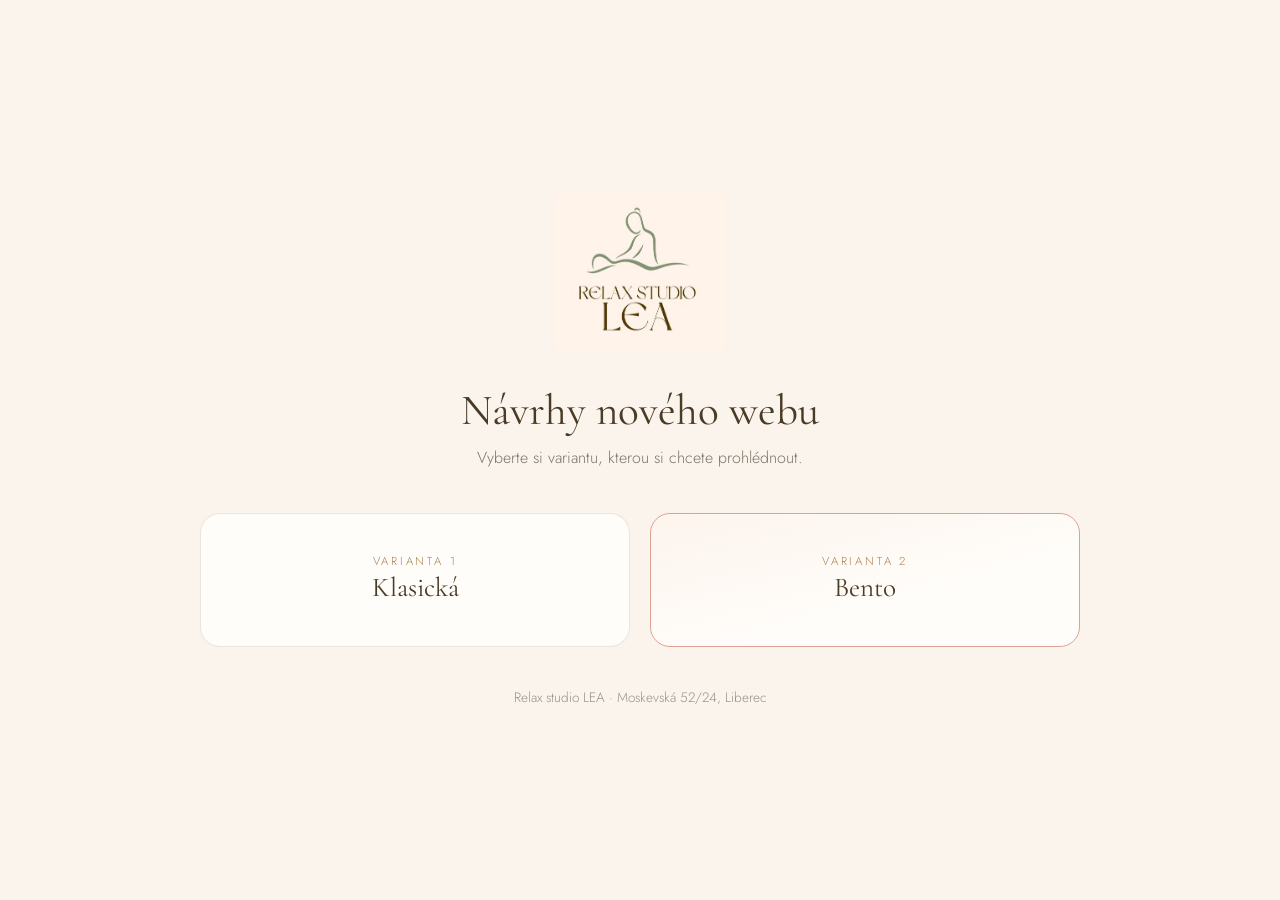
<file: index.html>
<!DOCTYPE html>
<html lang="cs">
<head>
<meta charset="UTF-8">
<meta name="viewport" content="width=device-width, initial-scale=1.0">
<title>Relax studio LEA — návrhy webu</title>
<meta name="robots" content="noindex">
<link rel="icon" href="web/img/favicon.png" type="image/png">
<link href="https://fonts.googleapis.com/css2?family=Cormorant+Garamond:wght@400;500&family=Jost:wght@300;400;500&display=swap" rel="stylesheet">
<style>
  *{box-sizing:border-box}
  body{
    margin:0;min-height:100vh;display:flex;align-items:center;justify-content:center;
    background:#faf4ec;color:#4a3b26;font-family:'Jost',system-ui,sans-serif;font-weight:300;
    padding:40px 20px;
  }
  .box{width:min(880px,100%);text-align:center}
  .logo{width:170px;height:auto;margin:0 auto 30px;display:block;border-radius:8px}
  h1{font-family:'Cormorant Garamond',serif;font-weight:400;font-size:clamp(1.9rem,4vw,2.7rem);margin:0 0 10px}
  p.sub{color:#7d7468;margin:0 0 44px}
  .grid{display:grid;grid-template-columns:repeat(auto-fit,minmax(260px,1fr));gap:20px}
  a.card{
    display:block;text-decoration:none;color:inherit;background:#fffdfa;
    border:1px solid rgba(74,59,38,.12);border-radius:20px;padding:34px 28px;
    transition:transform .35s ease,box-shadow .35s ease,border-color .35s ease;
  }
  a.card:hover{transform:translateY(-4px);box-shadow:0 18px 44px -26px rgba(74,59,38,.5);border-color:#8b9a7d}
  a.card-new{border-color:#e0a195;background:linear-gradient(165deg,#fdf4ed,#fffdfa 65%)}
  a.card-new:hover{border-color:#ac565c}
  a.card-new span{color:#ac565c}
  a.card h2{font-family:'Cormorant Garamond',serif;font-weight:400;font-size:1.7rem;margin:0 0 8px}
  a.card span{font-size:.72rem;letter-spacing:.24em;text-transform:uppercase;color:#a8834f}
  footer{margin-top:40px;font-size:.85rem;color:#9a9086}
</style>
</head>
<body>
  <div class="box">
    <img class="logo" src="web/img/logo.jpg" alt="Relax studio LEA">
    <h1>Návrhy nového webu</h1>
    <p class="sub">Vyberte si variantu, kterou si chcete prohlédnout.</p>
    <div class="grid">
      <a class="card" href="web/">
        <span>Varianta 1</span>
        <h2>Klasická</h2>
      </a>
      <a class="card card-new" href="web-v3/">
        <span>Varianta 2</span>
        <h2>Bento</h2>
      </a>
    </div>
    <footer>Relax studio LEA · Moskevská 52/24, Liberec</footer>
  </div>
</body>
</html>
</file>
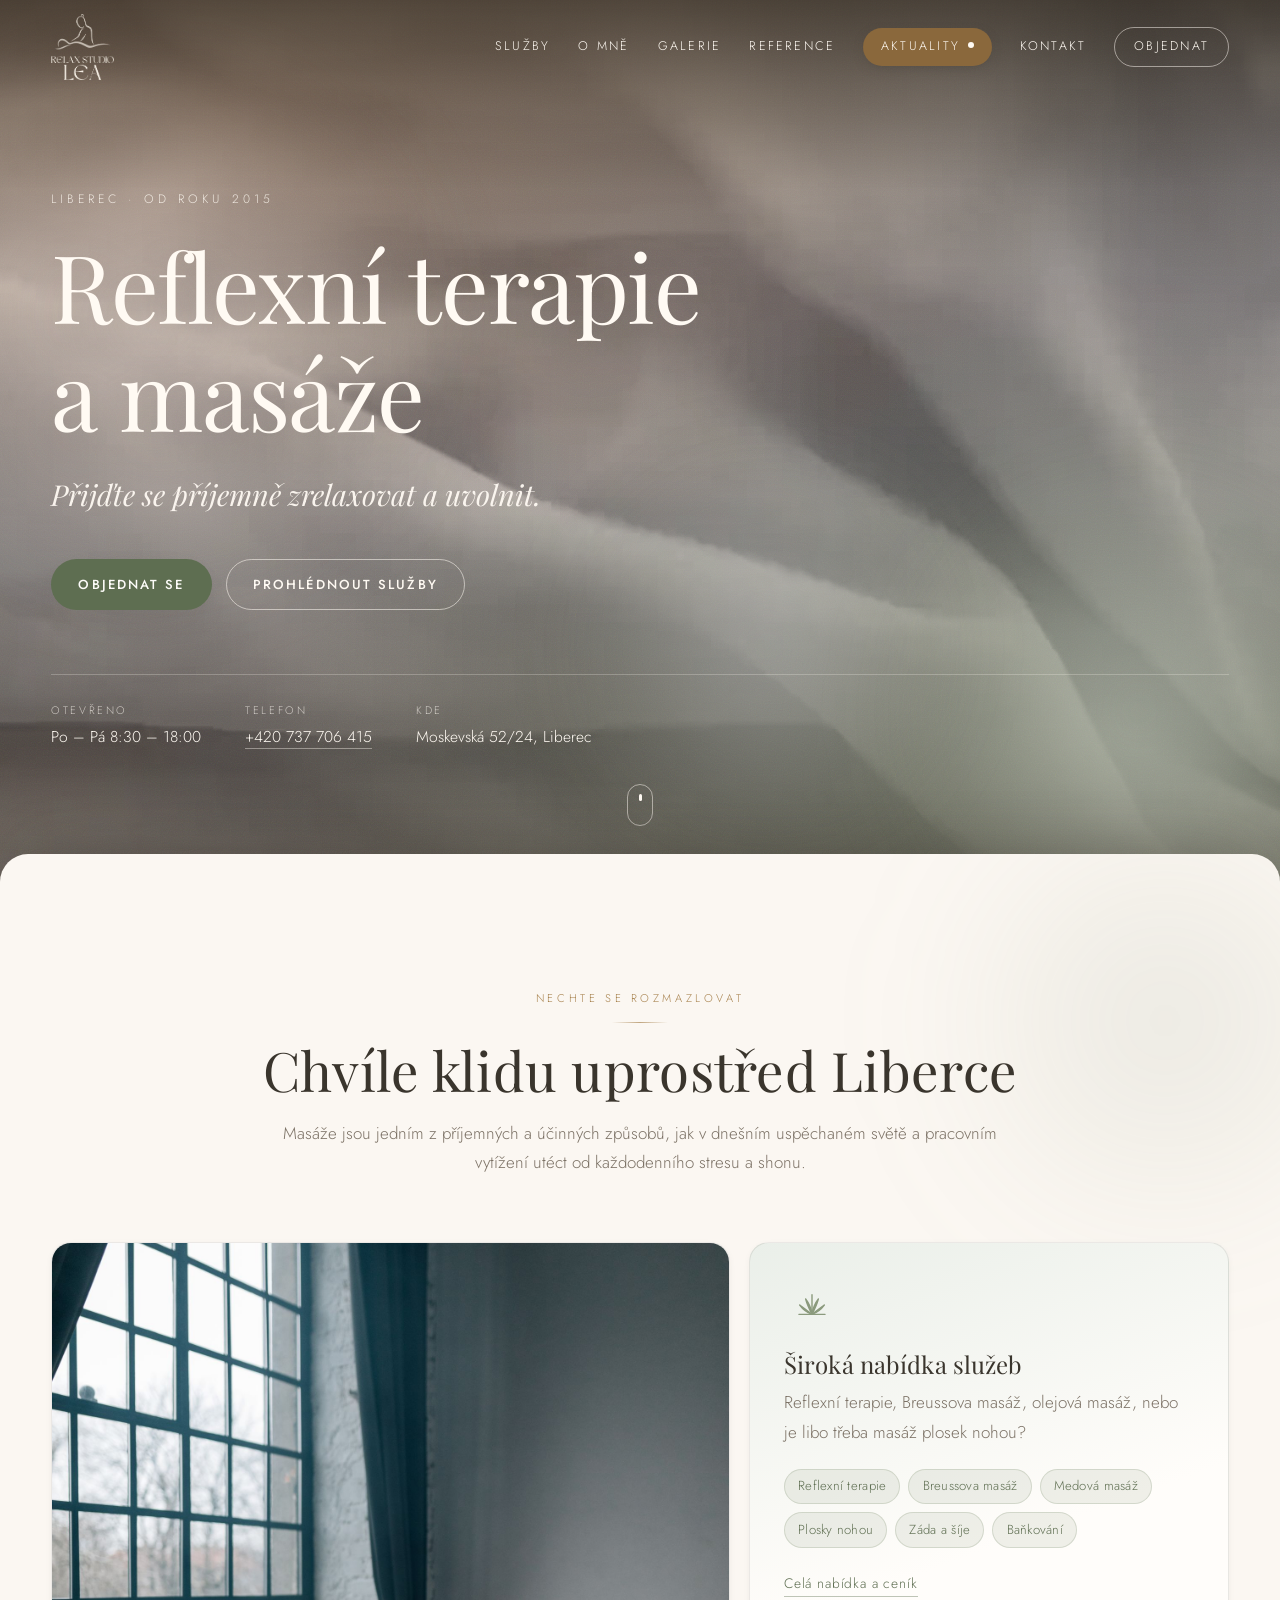
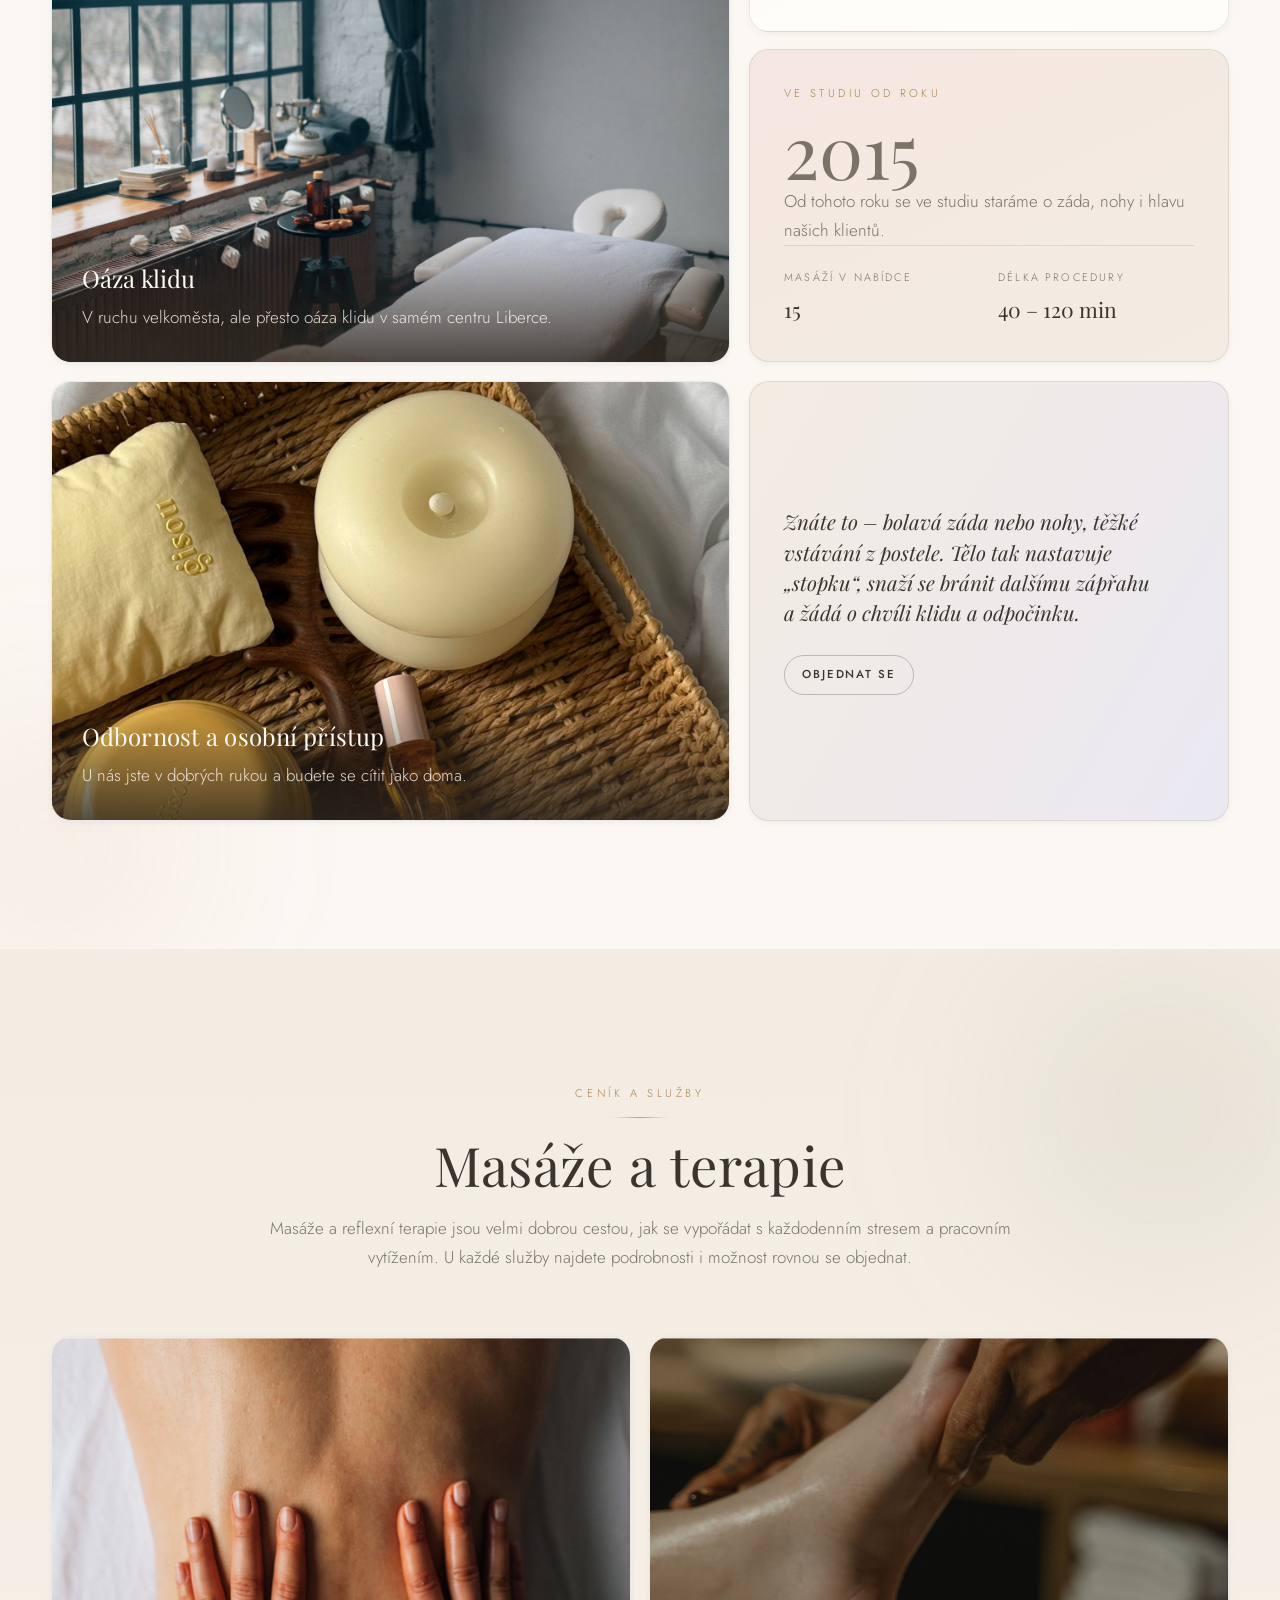
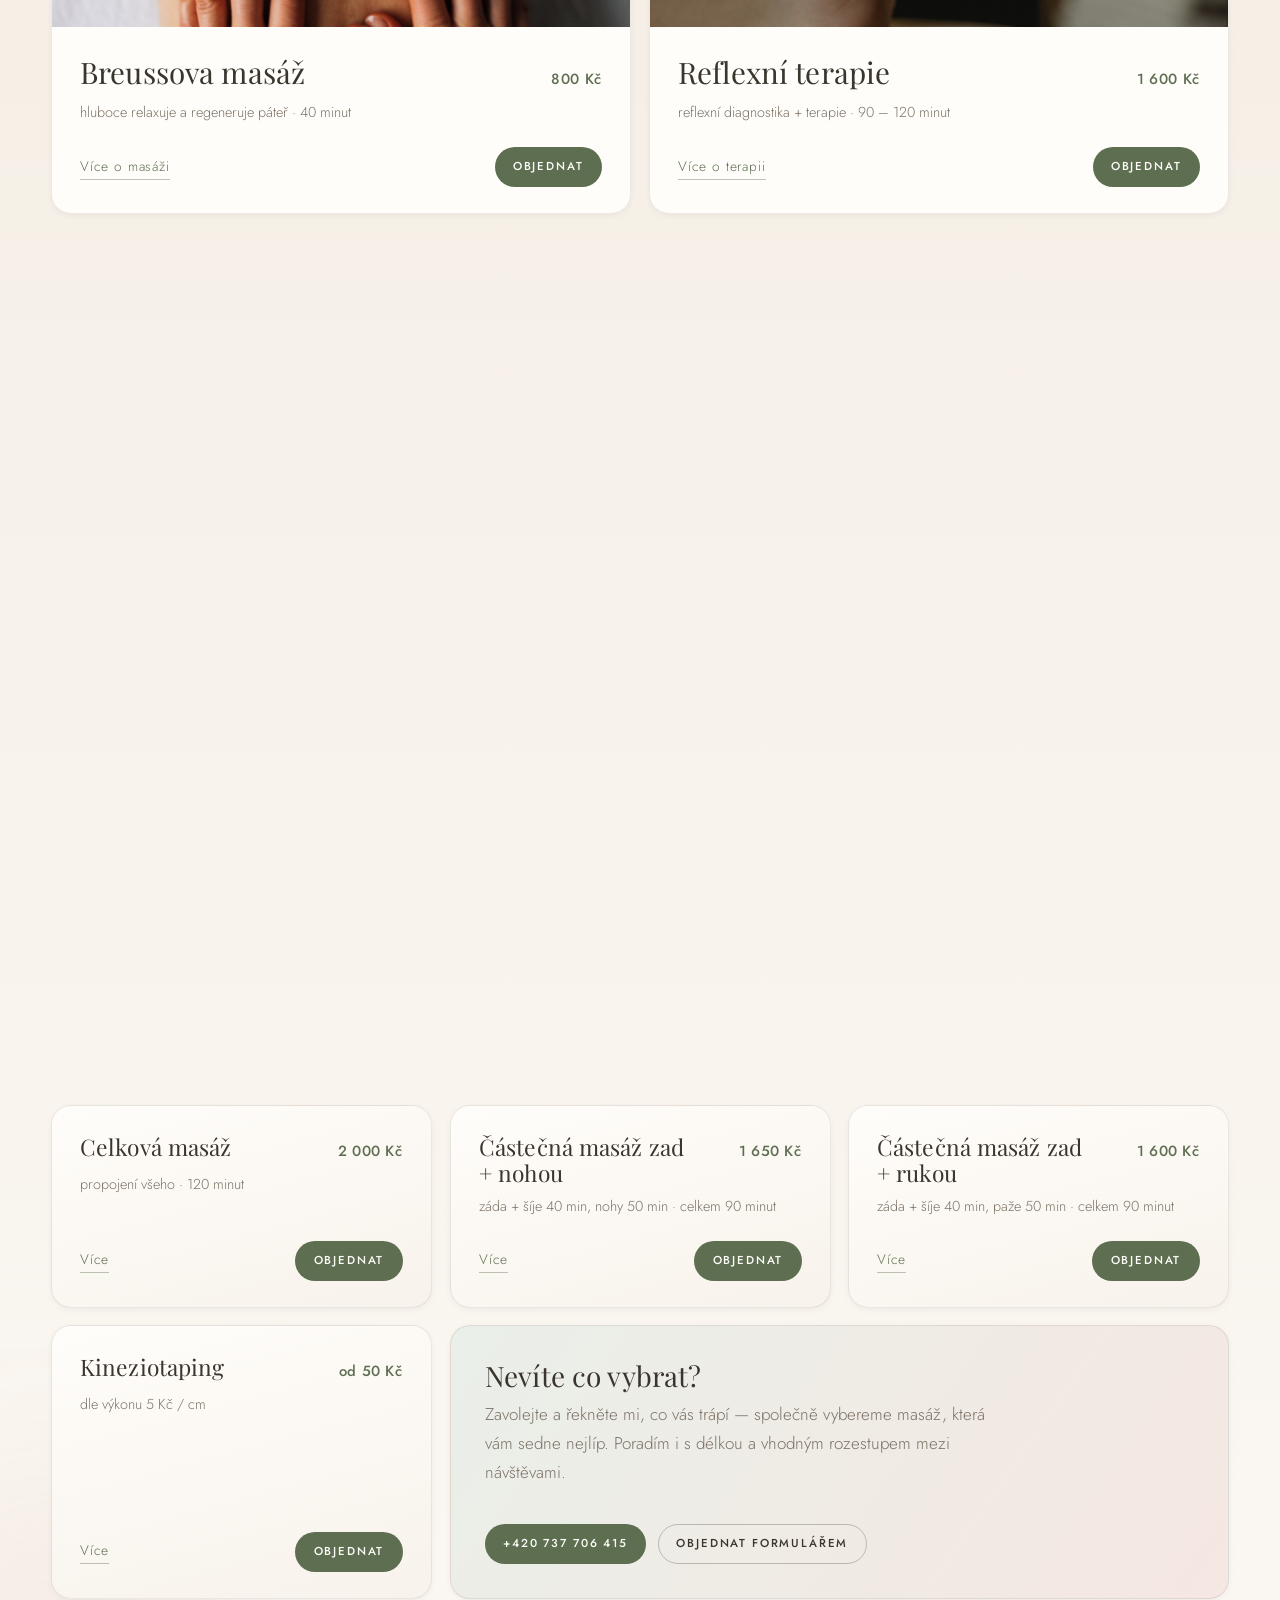
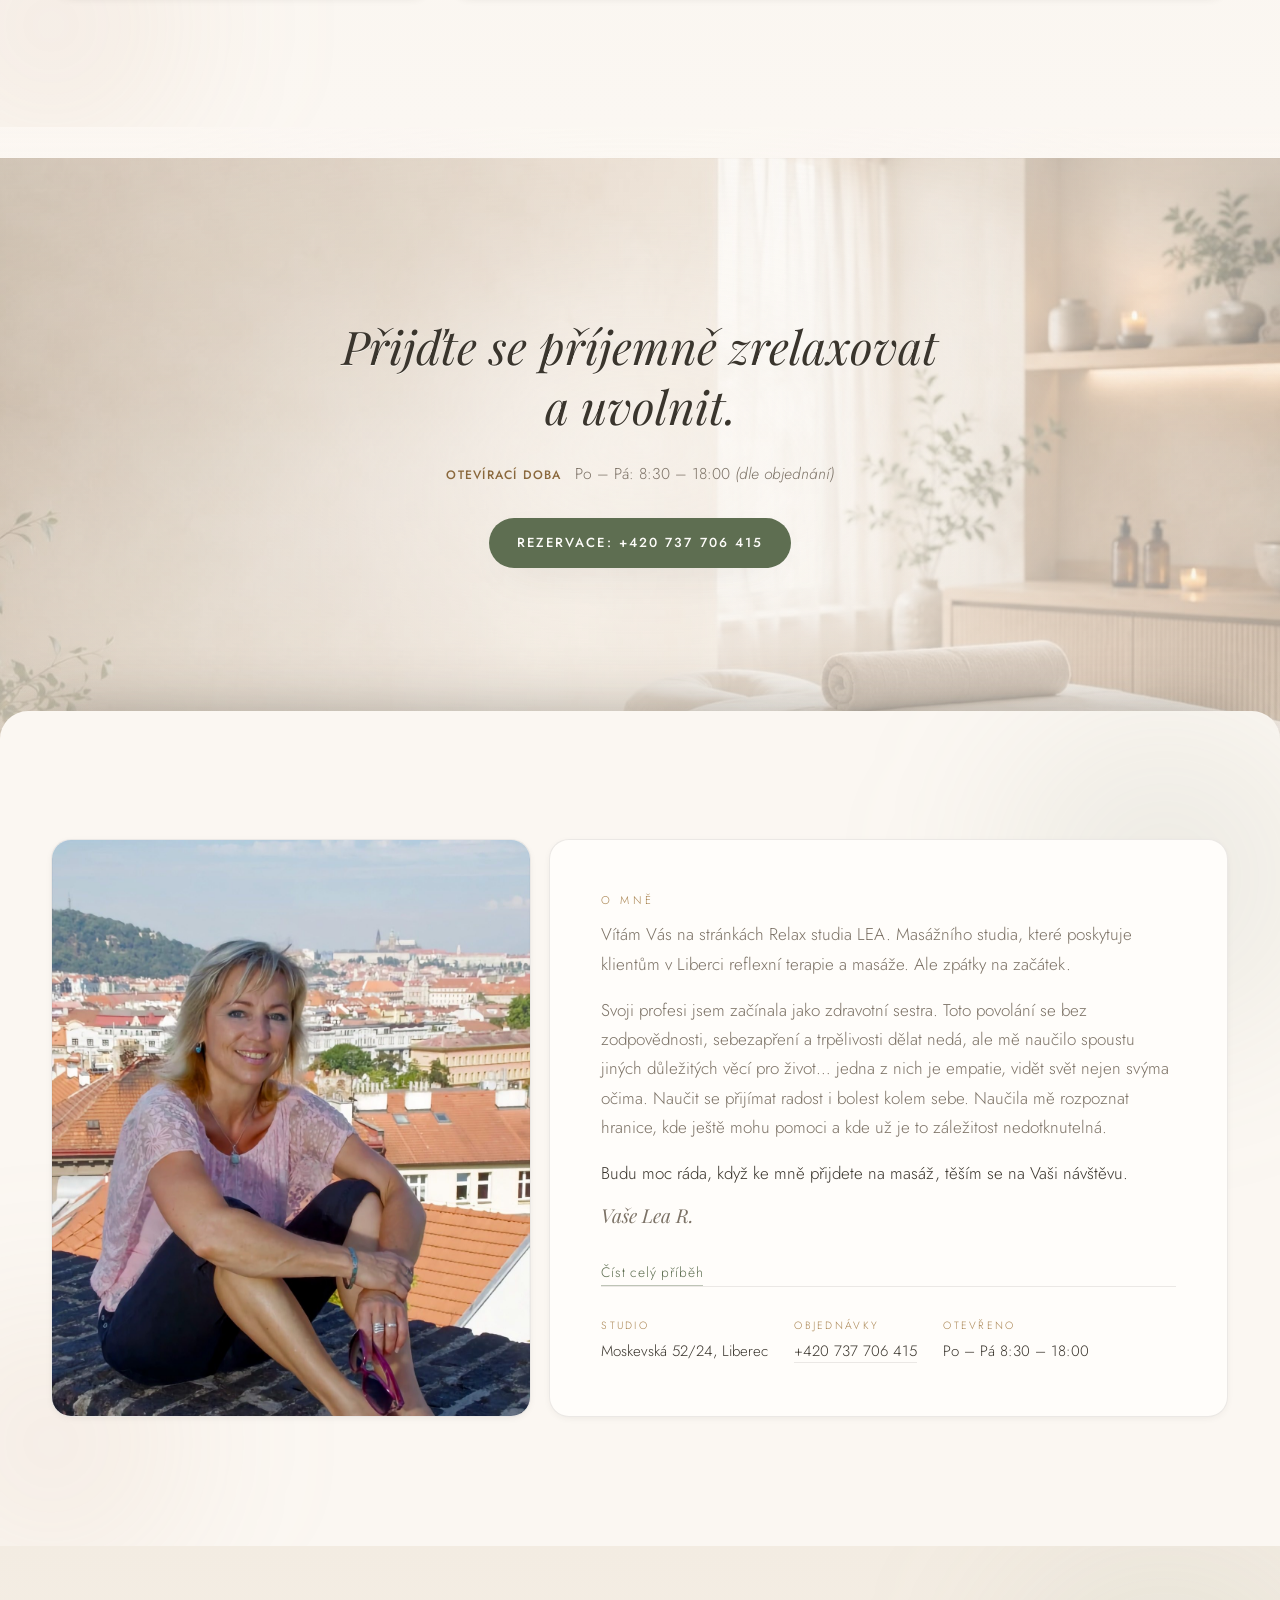
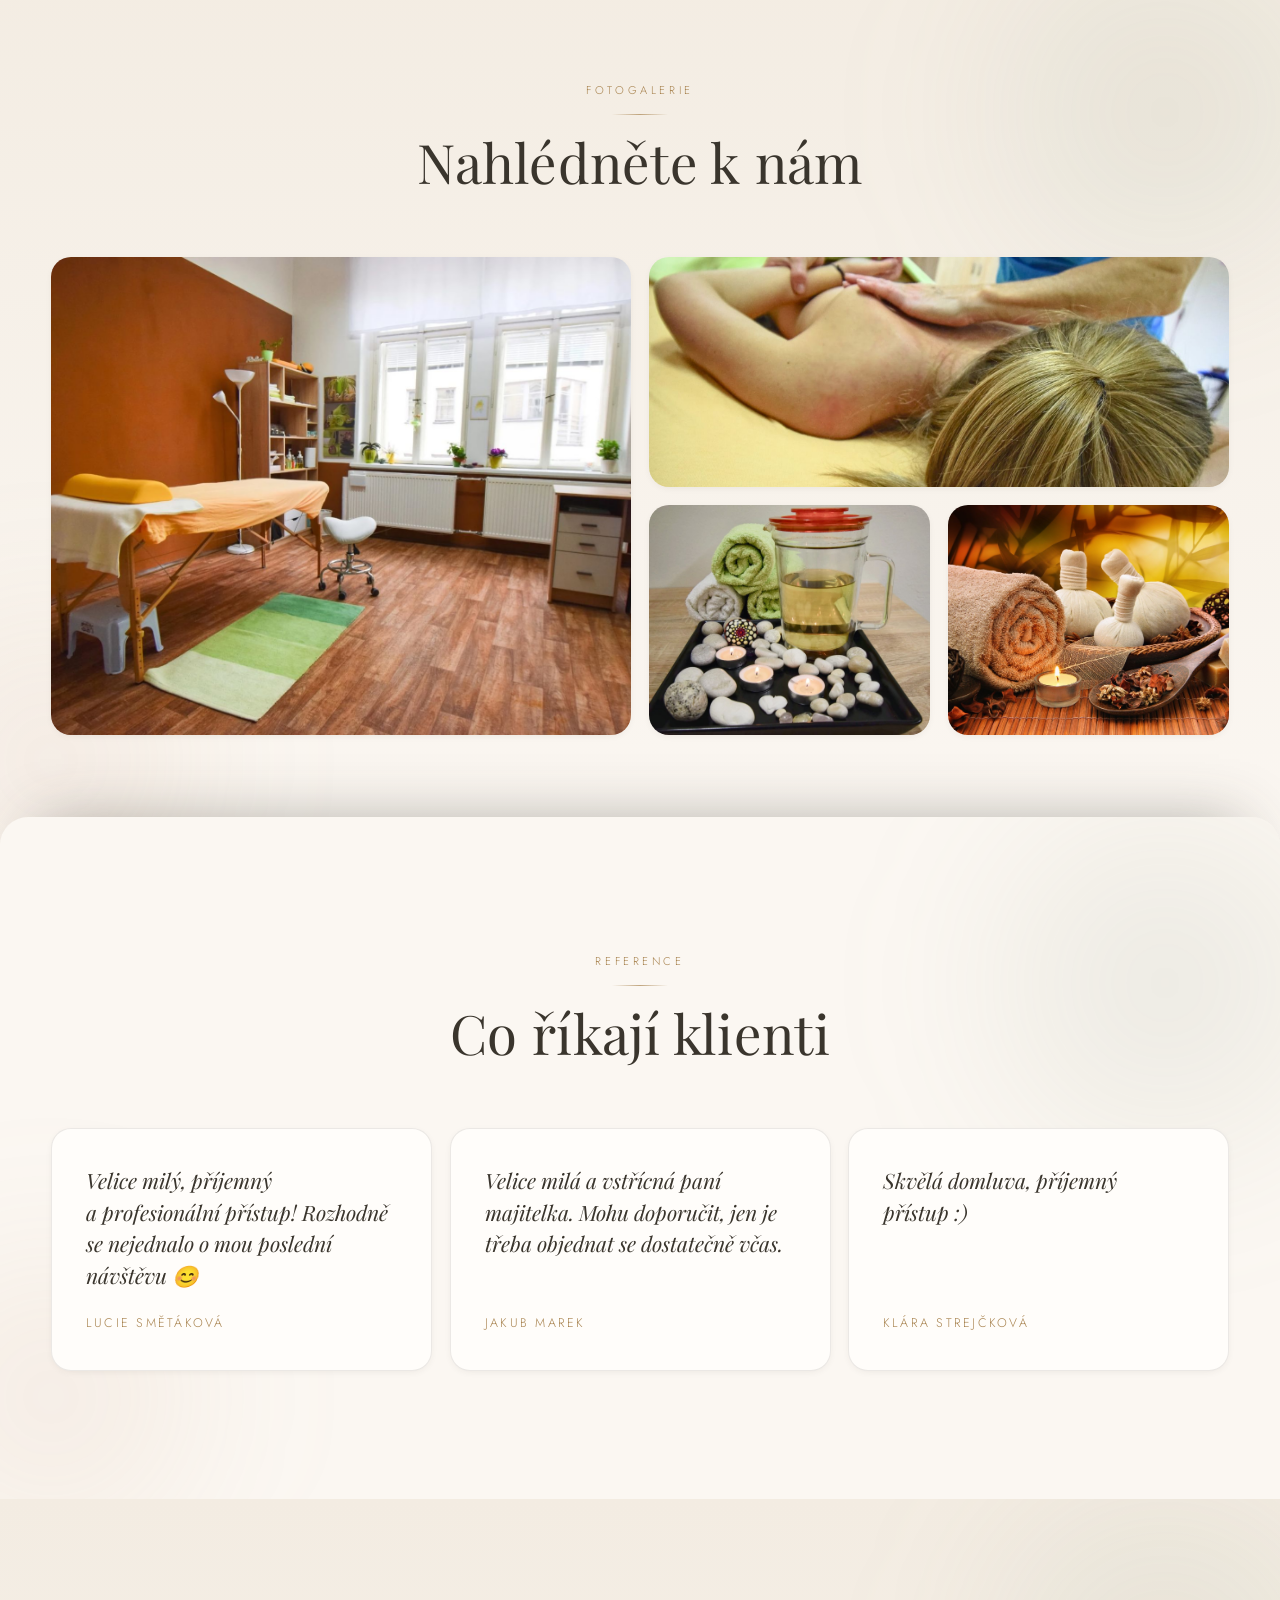
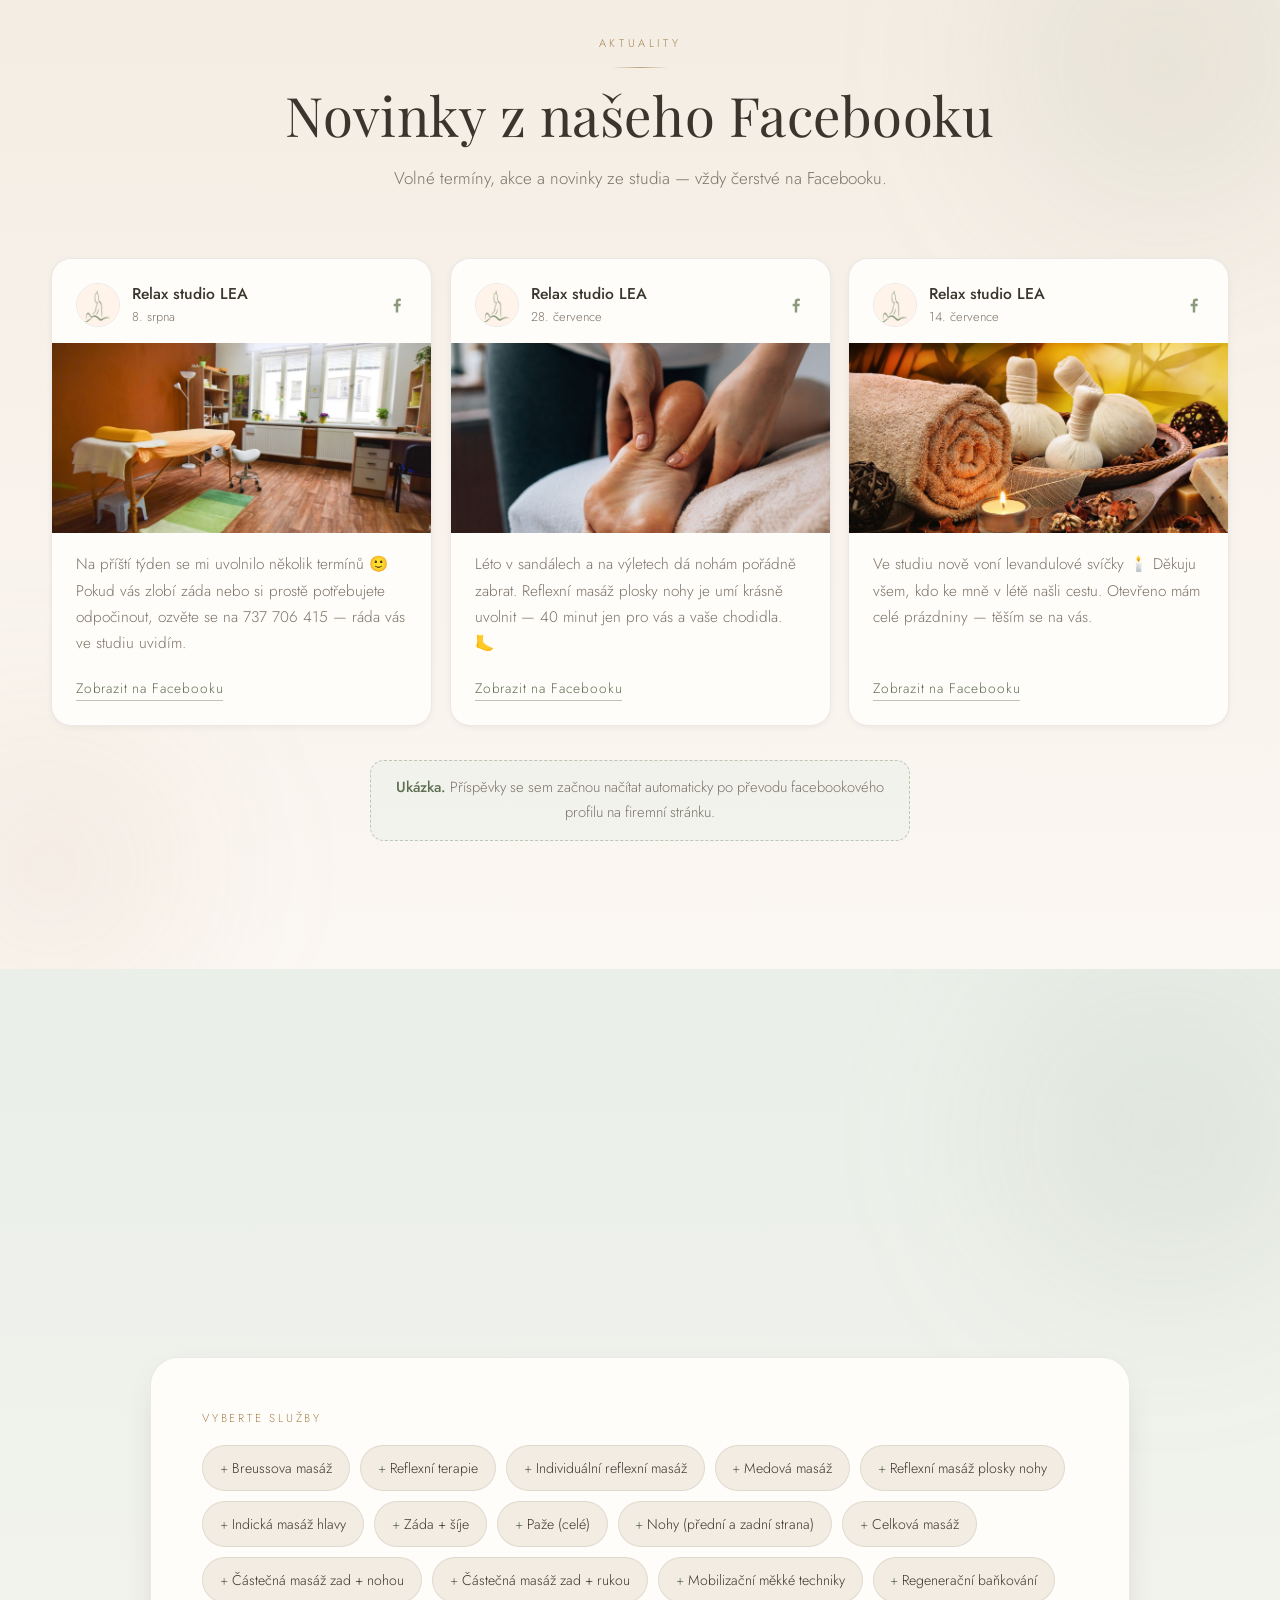
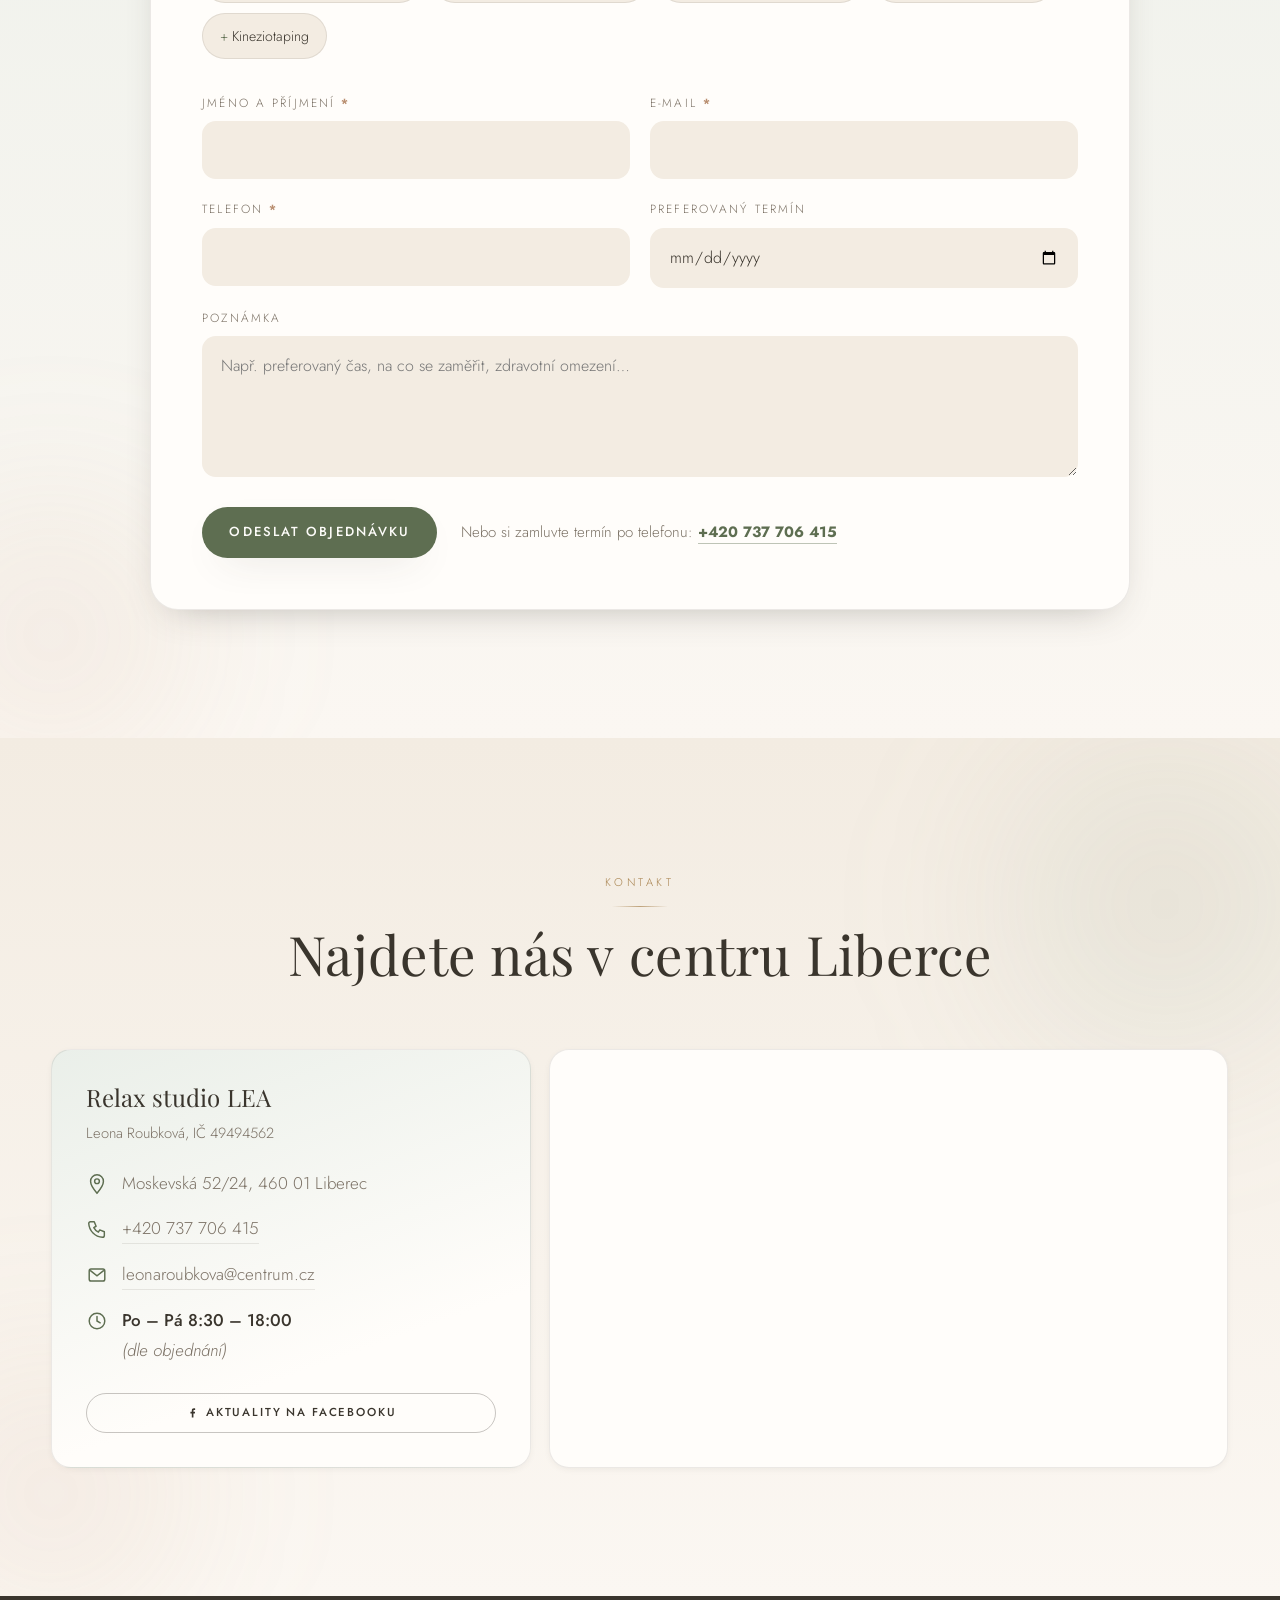
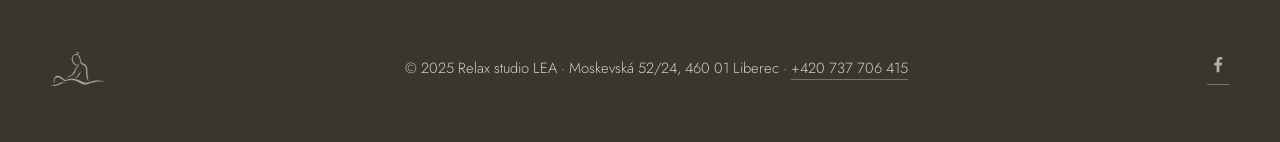
<file: web-v2/index.html>
<!DOCTYPE html>
<html lang="cs">
<head>
<meta charset="UTF-8">
<meta name="viewport" content="width=device-width, initial-scale=1.0">
<title>Relax studio LEA — Reflexní terapie a masáže Liberec</title>
<meta name="description" content="Relax studio LEA — reflexní terapie a masáže v centru Liberce. Přijďte se příjemně zrelaxovat a uvolnit. Objednávky na tel: +420 737 706 415.">
<link rel="icon" href="img/favicon.png" type="image/png">
<link rel="preconnect" href="https://fonts.googleapis.com">
<link rel="preconnect" href="https://fonts.gstatic.com" crossorigin>
<link href="https://fonts.googleapis.com/css2?family=Playfair+Display:ital,wght@0,400;0,500;0,600;1,400;1,500&family=Jost:wght@300;400;500;600&display=swap" rel="stylesheet">
<link rel="stylesheet" href="css/style.css?v=9">
</head>
<body>

<a class="skip" href="#obsah">Přeskočit na obsah</a>

<!-- ═══════════ HLAVIČKA ═══════════ -->
<header class="hdr" id="hdr">
  <div class="hdr-in">
    <a href="#uvod" class="hdr-brand" aria-label="Relax studio LEA — úvod">
      <img class="hdr-logo hdr-logo-light" src="img/logo-full-light.png" alt="Relax studio LEA" width="620" height="649">
      <img class="hdr-logo hdr-logo-dark" src="img/logo-full.png" alt="" aria-hidden="true" width="620" height="649">
    </a>
    <nav class="hdr-nav" id="nav" aria-label="Hlavní navigace">
      <a href="#sluzby">Služby</a>
      <a href="#o-mne">O mně</a>
      <a href="#galerie">Galerie</a>
      <a href="#reference">Reference</a>
      <a href="#aktuality" class="nav-news">Aktuality<span class="nav-dot" aria-hidden="true"></span></a>
      <a href="#kontakt">Kontakt</a>
      <a href="#objednavka" class="nav-cta">Objednat</a>
    </nav>
    <button class="hdr-burger" id="burger" aria-label="Otevřít menu" aria-expanded="false" aria-controls="nav">
      <span></span><span></span><span></span>
    </button>
  </div>
</header>

<main id="obsah">

<!-- ═══════════ HERO ═══════════ -->
<section class="hero" id="uvod">
  <div class="hero-media">
    <video class="hero-video" id="heroVideo" autoplay muted loop playsinline preload="none" poster="img/hero-poster.jpg?v=2" aria-hidden="true"></video>
    <div class="hero-tint"></div>
    <div class="hero-grain"></div>
  </div>
  <div class="orb orb-a" aria-hidden="true"></div>
  <div class="orb orb-b" aria-hidden="true"></div>
  <div class="orb orb-c" aria-hidden="true"></div>

  <div class="hero-in">
    <p class="hero-eyebrow">Liberec · od roku 2015</p>
    <h1 class="hero-title">Reflexní terapie<br>a&nbsp;masáže</h1>
    <p class="hero-lead">Přijďte se příjemně zrelaxovat a&nbsp;uvolnit.</p>
    <div class="hero-btns">
      <a href="#objednavka" class="btn btn-fill">Objednat se</a>
      <a href="#sluzby" class="btn btn-line">Prohlédnout služby</a>
    </div>
    <dl class="hero-facts">
      <div><dt>Otevřeno</dt><dd>Po&nbsp;–&nbsp;Pá 8:30&nbsp;–&nbsp;18:00</dd></div>
      <div><dt>Telefon</dt><dd><a href="tel:+420737706415">+420&nbsp;737&nbsp;706&nbsp;415</a></dd></div>
      <div><dt>Kde</dt><dd>Moskevská 52/24, Liberec</dd></div>
    </dl>
  </div>
  <a class="hero-scroll" href="#uvitani" aria-label="Posunout dolů"><span></span></a>
</section>

<!-- ═══════════ BENTO — UVÍTÁNÍ ═══════════ -->
<section class="sec sec-lift" id="uvitani">
  <div class="wrap">
    <header class="head reveal">
      <span class="kicker">Nechte se rozmazlovat</span>
      <h2>Chvíle klidu uprostřed&nbsp;Liberce</h2>
      <p class="lead">Masáže jsou jedním z&nbsp;příjemných a&nbsp;účinných způsobů, jak v&nbsp;dnešním uspěchaném světě a&nbsp;pracovním vytížení utéct od každodenního stresu a&nbsp;shonu.</p>
    </header>

    <div class="bento bento-intro">
      <article class="tile tile-photo c7 r2 reveal">
        <img src="img/studio-1.jpg" alt="Masážní lehátko u okna" loading="lazy" data-speed="0.06">
        <div class="tile-cap"><h3>Oáza klidu</h3><p>V&nbsp;ruchu velkoměsta, ale přesto oáza klidu v&nbsp;samém centru Liberce.</p></div>
      </article>

      <article class="tile tile-soft c5 reveal" style="--d:.08s">
        <span class="tile-ico" aria-hidden="true">
          <svg viewBox="0 0 60 60" fill="none" stroke="currentColor" stroke-width="1.5" stroke-linecap="round" stroke-linejoin="round"><path d="M30 40c0-9 0-15 0-21 0 6 0 12 0 21Z"/><path d="M30 40c-3.4-6.6-5.6-12-6.8-16.4 3.4 4.4 5.8 9.8 6.8 16.4Zm0 0c3.4-6.6 5.6-12 6.8-16.4-3.4 4.4-5.8 9.8-6.8 16.4Z"/><path d="M30 40c-5.6-4.4-10-7.8-13.2-10 3.2 4.4 7.6 7.8 13.2 10Zm0 0c5.6-4.4 10-7.8 13.2-10-3.2 4.4-7.6 7.8-13.2 10Z"/><path d="M16 40h28"/></svg>
        </span>
        <h3>Široká nabídka služeb</h3>
        <p>Reflexní terapie, Breussova masáž, olejová masáž, nebo je libo třeba masáž plosek nohou?</p>
        <ul class="tile-tags">
          <li>Reflexní terapie</li>
          <li>Breussova masáž</li>
          <li>Medová masáž</li>
          <li>Plosky nohou</li>
          <li>Záda a&nbsp;šíje</li>
          <li>Baňkování</li>
        </ul>
        <a href="#sluzby" class="lnk tile-lnk">Celá nabídka a&nbsp;ceník</a>
      </article>

      <article class="tile tile-accent c5 reveal" style="--d:.16s">
        <span class="tile-kicker">Ve&nbsp;studiu od&nbsp;roku</span>
        <p class="tile-num">2015</p>
        <p>Od tohoto roku se ve&nbsp;studiu staráme o&nbsp;záda, nohy i&nbsp;hlavu našich klientů.</p>
        <dl class="tile-stats">
          <div><dt>Masáží v&nbsp;nabídce</dt><dd>15</dd></div>
          <div><dt>Délka procedury</dt><dd>40&nbsp;–&nbsp;120&nbsp;min</dd></div>
        </dl>
      </article>

      <article class="tile tile-photo c7 reveal" style="--d:.24s">
        <img src="img/detail-tray.jpg" alt="Svíčka a kosmetika na podnose" loading="lazy" data-speed="0.05">
        <div class="tile-cap"><h3>Odbornost a&nbsp;osobní přístup</h3><p>U&nbsp;nás jste v&nbsp;dobrých rukou a&nbsp;budete se cítit jako doma.</p></div>
      </article>

      <article class="tile tile-quote c5 reveal" style="--d:.32s">
        <blockquote>Znáte to – bolavá záda nebo nohy, těžké vstávání z&nbsp;postele. Tělo tak nastavuje „stopku“, snaží se bránit dalšímu zápřahu a&nbsp;žádá o&nbsp;chvíli klidu a&nbsp;odpočinku.</blockquote>
        <a href="#objednavka" class="btn btn-line sm">Objednat se</a>
      </article>
    </div>
  </div>
</section>

<!-- ═══════════ SLUŽBY ═══════════ -->
<section class="sec sec-tint" id="sluzby">
  <div class="wrap">
    <header class="head reveal">
      <span class="kicker">Ceník a&nbsp;služby</span>
      <h2>Masáže a&nbsp;terapie</h2>
      <p class="lead">Masáže a&nbsp;reflexní terapie jsou velmi dobrou cestou, jak se vypořádat s&nbsp;každodenním stresem a&nbsp;pracovním vytížením. U&nbsp;každé služby najdete podrobnosti i&nbsp;možnost rovnou se objednat.</p>
    </header>

    <div class="bento bento-srv">

      <article class="srv srv-big c6 reveal" data-srv="Breussova masáž">
        <div class="srv-img"><img src="img/masaz-zada.jpg" alt="Masáž zad" loading="lazy" data-speed="0.05"></div>
        <div class="srv-body">
          <div class="srv-top"><h3>Breussova masáž</h3><span class="srv-price">800&nbsp;Kč</span></div>
          <p class="srv-meta">hluboce relaxuje a&nbsp;regeneruje páteř · 40&nbsp;minut</p>
          <div class="srv-detail" hidden>
            <p>Jemná energetická masáž zad vedená podél páteře. Pracuje se pomalými tahy s&nbsp;olejem, bez tlaku na obratle — cílem je uvolnit svalstvo kolem páteře a&nbsp;dát prostor meziobratlovým ploténkám. Masáž je nebolestivá a&nbsp;klienti u&nbsp;ní často usínají. Doporučujeme po&nbsp;ní chvíli v&nbsp;klidu poležet a&nbsp;dodržet pitný režim.</p>
          </div>
          <div class="srv-acts">
            <button class="lnk srv-more" type="button" aria-expanded="false">Více o&nbsp;masáži</button>
            <button class="btn btn-fill sm srv-book" type="button">Objednat</button>
          </div>
        </div>
      </article>

      <article class="srv srv-big c6 reveal" style="--d:.08s" data-srv="Reflexní terapie">
        <div class="srv-img"><img src="img/masaz-plosky.jpg" alt="Reflexní terapie chodidel" loading="lazy" data-speed="0.05"></div>
        <div class="srv-body">
          <div class="srv-top"><h3>Reflexní terapie</h3><span class="srv-price">1&nbsp;600&nbsp;Kč</span></div>
          <p class="srv-meta">reflexní diagnostika +&nbsp;terapie · 90&nbsp;–&nbsp;120&nbsp;minut</p>
          <div class="srv-detail" hidden>
            <p>Nejdelší a&nbsp;nejkomplexnější procedura ve&nbsp;studiu. Vychází z&nbsp;principu, že na&nbsp;chodidle jsou plošky odpovídající jednotlivým částem těla. Terapie začíná prohlídkou a&nbsp;rozborem chodidel, teprve pak následuje samotné cílené ošetření tlakovými technikami. Součástí je i&nbsp;doporučení, na&nbsp;co se zaměřit doma.</p>
          </div>
          <div class="srv-acts">
            <button class="lnk srv-more" type="button" aria-expanded="false">Více o&nbsp;terapii</button>
            <button class="btn btn-fill sm srv-book" type="button">Objednat</button>
          </div>
        </div>
      </article>

      <article class="srv c4 reveal" data-srv="Medová masáž">
        <div class="srv-img"><img src="img/detail-med.jpg" alt="Med ve skleněné nádobě" loading="lazy"></div>
        <div class="srv-body">
          <div class="srv-top"><h3>Medová masáž</h3><span class="srv-price">990&nbsp;Kč</span></div>
          <p class="srv-meta">podpora detoxikace těla · 60&nbsp;minut</p>
          <div class="srv-detail" hidden>
            <p>Med se nanáší na&nbsp;záda a&nbsp;vklepává se do&nbsp;pokožky opakovaným přiložením a&nbsp;odtržením dlaní. Procedura pokožku výrazně prokrví, proto může po&nbsp;masáži chvíli přetrvávat zarudnutí. Na&nbsp;závěr se med smyje a&nbsp;záda se ošetří. Naplánujte si po&nbsp;masáži klidnější program.</p>
          </div>
          <div class="srv-acts">
            <button class="lnk srv-more" type="button" aria-expanded="false">Více</button>
            <button class="btn btn-fill sm srv-book" type="button">Objednat</button>
          </div>
        </div>
      </article>

      <article class="srv c4 reveal" style="--d:.08s" data-srv="Reflexní masáž plosky nohy">
        <div class="srv-img"><img src="img/masaz-nohy.jpg" alt="Masáž nohy" loading="lazy"></div>
        <div class="srv-body">
          <div class="srv-top"><h3>Reflexní masáž plosky nohy</h3><span class="srv-price">800&nbsp;Kč</span></div>
          <p class="srv-meta">harmonizační, energetizující · 40&nbsp;minut</p>
          <div class="srv-detail" hidden>
            <p>Kratší varianta práce s&nbsp;chodidly — bez vstupní diagnostiky, zaměřená na&nbsp;celkové uvolnění a&nbsp;prohřátí nohou. Příjemná volba, pokud celý den stojíte nebo hodně chodíte.</p>
          </div>
          <div class="srv-acts">
            <button class="lnk srv-more" type="button" aria-expanded="false">Více</button>
            <button class="btn btn-fill sm srv-book" type="button">Objednat</button>
          </div>
        </div>
      </article>

      <article class="srv c4 reveal" style="--d:.16s" data-srv="Individuální reflexní masáž">
        <div class="srv-img"><img src="img/detail-olej.jpg" alt="Masážní olej" loading="lazy"></div>
        <div class="srv-body">
          <div class="srv-top"><h3>Individuální reflexní masáž</h3><span class="srv-price">900&nbsp;Kč</span></div>
          <p class="srv-meta">s&nbsp;využitím reflexní uvolňovací techniky</p>
          <div class="srv-detail" hidden>
            <p>Masáž sestavená podle toho, co vás zrovna trápí. Kombinuje klasické hlazení a&nbsp;hnětení s&nbsp;reflexními uvolňovacími technikami. Rozsah i&nbsp;intenzitu domlouváme na&nbsp;místě.</p>
          </div>
          <div class="srv-acts">
            <button class="lnk srv-more" type="button" aria-expanded="false">Více</button>
            <button class="btn btn-fill sm srv-book" type="button">Objednat</button>
          </div>
        </div>
      </article>

      <article class="srv srv-slim c4 reveal" data-srv="Indická masáž hlavy">
        <div class="srv-body">
          <div class="srv-top"><h3>Indická masáž hlavy</h3><span class="srv-price">850&nbsp;Kč</span></div>
          <p class="srv-meta">antistresová, energetická · 60&nbsp;minut</p>
          <div class="srv-detail" hidden>
            <p>Masáž hlavy, šíje, ramen a&nbsp;horní části zad. Provádí se vsedě a&nbsp;bez oleje, takže po&nbsp;ní můžete rovnou pokračovat v&nbsp;programu. Vhodná při dlouhém sezení u&nbsp;počítače a&nbsp;pocitu ztuhlé šíje.</p>
          </div>
          <div class="srv-acts">
            <button class="lnk srv-more" type="button" aria-expanded="false">Více</button>
            <button class="btn btn-fill sm srv-book" type="button">Objednat</button>
          </div>
        </div>
      </article>

      <article class="srv srv-slim c4 reveal" style="--d:.08s" data-srv="Záda + šíje">
        <div class="srv-body">
          <div class="srv-top"><h3>Záda +&nbsp;šíje</h3><span class="srv-price">800&nbsp;Kč</span></div>
          <p class="srv-meta">základní jemná, mobilizační masáž · 45&nbsp;minut</p>
          <div class="srv-detail" hidden>
            <p>Nejžádanější klasika. Uvolnění zádového svalstva, šíje a&nbsp;ramen jemnými hnětacími a&nbsp;mobilizačními hmaty. Dobrá volba, pokud jdete na&nbsp;masáž poprvé.</p>
          </div>
          <div class="srv-acts">
            <button class="lnk srv-more" type="button" aria-expanded="false">Více</button>
            <button class="btn btn-fill sm srv-book" type="button">Objednat</button>
          </div>
        </div>
      </article>

      <article class="srv srv-slim c4 reveal" style="--d:.16s" data-srv="Mobilizační měkké techniky">
        <div class="srv-body">
          <div class="srv-top"><h3>Mobilizační měkké techniky</h3><span class="srv-price">850&nbsp;Kč</span></div>
          <p class="srv-meta">jemná fasciální masáž · 50&nbsp;minut</p>
          <div class="srv-detail" hidden>
            <p>Pomalá práce s&nbsp;povrchovými vrstvami tkání a&nbsp;fasciemi. Používají se dlouhé tahy a&nbsp;držení v&nbsp;napětí, bez rychlých a&nbsp;tvrdých hmatů. Vhodné pro&nbsp;citlivější klienty.</p>
          </div>
          <div class="srv-acts">
            <button class="lnk srv-more" type="button" aria-expanded="false">Více</button>
            <button class="btn btn-fill sm srv-book" type="button">Objednat</button>
          </div>
        </div>
      </article>

      <article class="srv srv-slim c4 reveal" data-srv="Regenerační baňkování">
        <div class="srv-body">
          <div class="srv-top"><h3>Regenerační baňkování</h3><span class="srv-price">890&nbsp;Kč</span></div>
          <p class="srv-meta">60&nbsp;minut</p>
          <div class="srv-detail" hidden>
            <p>Pomocí podtlaku v&nbsp;baňkách se nadzvedávají povrchové vrstvy tkání a&nbsp;prokrvuje se ošetřované místo. Baňky se buď nechávají stát, nebo se s&nbsp;nimi klouže po&nbsp;naolejované pokožce. Po&nbsp;ošetření mohou několik dní zůstat kulaté stopy — je to běžný projev, ne modřina po&nbsp;úderu.</p>
          </div>
          <div class="srv-acts">
            <button class="lnk srv-more" type="button" aria-expanded="false">Více</button>
            <button class="btn btn-fill sm srv-book" type="button">Objednat</button>
          </div>
        </div>
      </article>

      <article class="srv srv-slim c4 reveal" style="--d:.08s" data-srv="Paže (celé)">
        <div class="srv-body">
          <div class="srv-top"><h3>Paže (celé)</h3><span class="srv-price">750&nbsp;Kč</span></div>
          <p class="srv-meta">50&nbsp;minut</p>
          <div class="srv-detail" hidden>
            <p>Masáž paží od&nbsp;ramene po&nbsp;dlaň včetně předloktí. Oceníte ji při jednostranné zátěži — práci s&nbsp;myší, řízení, ruční práci nebo sportu.</p>
          </div>
          <div class="srv-acts">
            <button class="lnk srv-more" type="button" aria-expanded="false">Více</button>
            <button class="btn btn-fill sm srv-book" type="button">Objednat</button>
          </div>
        </div>
      </article>

      <article class="srv srv-slim c4 reveal" style="--d:.16s" data-srv="Nohy (přední a zadní strana)">
        <div class="srv-body">
          <div class="srv-top"><h3>Nohy (přední a&nbsp;zadní strana)</h3><span class="srv-price">850&nbsp;Kč</span></div>
          <p class="srv-meta">+&nbsp;hýždě (po dohodě) · 60&nbsp;minut</p>
          <div class="srv-detail" hidden>
            <p>Celé nohy z&nbsp;obou stran — lýtka, stehna i&nbsp;chodidla. Úlevová volba pro&nbsp;těžké nohy po&nbsp;dlouhém stání, chůzi nebo sportu.</p>
          </div>
          <div class="srv-acts">
            <button class="lnk srv-more" type="button" aria-expanded="false">Více</button>
            <button class="btn btn-fill sm srv-book" type="button">Objednat</button>
          </div>
        </div>
      </article>

      <article class="srv srv-slim c4 reveal" data-srv="Celková masáž">
        <div class="srv-body">
          <div class="srv-top"><h3>Celková masáž</h3><span class="srv-price">2&nbsp;000&nbsp;Kč</span></div>
          <p class="srv-meta">propojení všeho · 120&nbsp;minut</p>
          <div class="srv-detail" hidden>
            <p>Dvě hodiny jen pro&nbsp;vás — záda, šíje, paže i&nbsp;nohy v&nbsp;jednom sezení. Tempo je pomalejší, aby bylo na&nbsp;každou část dost času.</p>
          </div>
          <div class="srv-acts">
            <button class="lnk srv-more" type="button" aria-expanded="false">Více</button>
            <button class="btn btn-fill sm srv-book" type="button">Objednat</button>
          </div>
        </div>
      </article>

      <article class="srv srv-slim c4 reveal" style="--d:.08s" data-srv="Částečná masáž zad + nohou">
        <div class="srv-body">
          <div class="srv-top"><h3>Částečná masáž zad +&nbsp;nohou</h3><span class="srv-price">1&nbsp;650&nbsp;Kč</span></div>
          <p class="srv-meta">záda +&nbsp;šíje 40&nbsp;min, nohy 50&nbsp;min · celkem 90&nbsp;minut</p>
          <div class="srv-detail" hidden>
            <p>Kombinace dvou nejžádanějších partií v&nbsp;jedné návštěvě. Nejčastěji ji volí lidé, kteří střídají sezení u&nbsp;stolu s&nbsp;dlouhým stáním nebo během.</p>
          </div>
          <div class="srv-acts">
            <button class="lnk srv-more" type="button" aria-expanded="false">Více</button>
            <button class="btn btn-fill sm srv-book" type="button">Objednat</button>
          </div>
        </div>
      </article>

      <article class="srv srv-slim c4 reveal" style="--d:.16s" data-srv="Částečná masáž zad + rukou">
        <div class="srv-body">
          <div class="srv-top"><h3>Částečná masáž zad +&nbsp;rukou</h3><span class="srv-price">1&nbsp;600&nbsp;Kč</span></div>
          <p class="srv-meta">záda +&nbsp;šíje 40&nbsp;min, paže 50&nbsp;min · celkem 90&nbsp;minut</p>
          <div class="srv-detail" hidden>
            <p>Záda, šíje a&nbsp;k&nbsp;tomu celé paže. Vhodné při jednostranném přetížení horní poloviny těla.</p>
          </div>
          <div class="srv-acts">
            <button class="lnk srv-more" type="button" aria-expanded="false">Více</button>
            <button class="btn btn-fill sm srv-book" type="button">Objednat</button>
          </div>
        </div>
      </article>

      <article class="srv srv-slim c4 reveal" data-srv="Kineziotaping">
        <div class="srv-body">
          <div class="srv-top"><h3>Kineziotaping</h3><span class="srv-price">od&nbsp;50&nbsp;Kč</span></div>
          <p class="srv-meta">dle výkonu 5&nbsp;Kč&nbsp;/&nbsp;cm</p>
          <div class="srv-detail" hidden>
            <p>Nalepení pružné bavlněné pásky na&nbsp;kůži tak, aby podpořila sval nebo kloub a&nbsp;přitom nebránila pohybu. Páska na&nbsp;těle vydrží několik dní včetně sprchování. Nejčastěji se přidává na&nbsp;závěr masáže.</p>
          </div>
          <div class="srv-acts">
            <button class="lnk srv-more" type="button" aria-expanded="false">Více</button>
            <button class="btn btn-fill sm srv-book" type="button">Objednat</button>
          </div>
        </div>
      </article>

      <article class="tile srv-cta c8 reveal" style="--d:.08s">
        <div>
          <h3>Nevíte co vybrat?</h3>
          <p>Zavolejte a&nbsp;řekněte mi, co vás trápí — společně vybereme masáž, která vám sedne nejlíp. Poradím i&nbsp;s&nbsp;délkou a&nbsp;vhodným rozestupem mezi návštěvami.</p>
        </div>
        <div class="srv-cta-btns">
          <a href="tel:+420737706415" class="btn btn-fill sm">+420&nbsp;737&nbsp;706&nbsp;415</a>
          <a href="#objednavka" class="btn btn-line sm">Objednat formulářem</a>
        </div>
      </article>
    </div>
  </div>
</section>

<!-- ═══════════ PARALLAX PÁS ═══════════ -->
<section class="band band-light">
  <div class="band-bg" data-speed="0.18" style="background-image:url('img/pruh-citace.jpg')"></div>
  <div class="band-veil"></div>
  <div class="band-in reveal">
    <p class="band-quote">Přijďte se příjemně zrelaxovat a&nbsp;uvolnit.</p>
    <p class="band-hours"><strong>Otevírací doba</strong> Po&nbsp;–&nbsp;Pá: 8:30&nbsp;–&nbsp;18:00 <em>(dle objednání)</em></p>
    <a href="tel:+420737706415" class="btn btn-fill">Rezervace: +420&nbsp;737&nbsp;706&nbsp;415</a>
  </div>
</section>

<!-- ═══════════ O MNĚ ═══════════ -->
<section class="sec sec-lift" id="o-mne">
  <div class="wrap">
    <div class="bento bento-about">
      <div class="tile tile-photo about-photo c5 reveal-l">
        <img src="img/o-mne.jpg" alt="Leona Roubková — Relax studio LEA" loading="lazy" data-speed="0.05">
      </div>
      <div class="about-text c7 reveal-r">
        <span class="kicker">O&nbsp;mně</span>
        <p>Vítám Vás na&nbsp;stránkách Relax studia LEA. Masážního studia, které poskytuje klientům v&nbsp;Liberci reflexní terapie a&nbsp;masáže. Ale zpátky na&nbsp;začátek.</p>
        <p>Svoji profesi jsem začínala jako zdravotní sestra. Toto povolání se bez zodpovědnosti, sebezapření a&nbsp;trpělivosti dělat nedá, ale mě naučilo spoustu jiných důležitých věcí pro&nbsp;život… jedna z&nbsp;nich je empatie, vidět svět nejen svýma očima. Naučit se přijímat radost i&nbsp;bolest kolem sebe. Naučila mě rozpoznat hranice, kde ještě mohu pomoci a&nbsp;kde už je to záležitost nedotknutelná.</p>
        <div class="about-rest" id="aboutRest" hidden>
          <p>Naučila mě věřit… že nic není náhoda, jsem si potvrdila mnohem později… A&nbsp;i&nbsp;když jsou naše životy, zdraví a&nbsp;vztahy zdánlivě pevně v&nbsp;našich rukách, jsou okamžiky, kdy své otěže neudržíme přes veškerou snahu. To „něco“ nám zamíchá karty a&nbsp;rázem je všechno jinak… jak říkaly naše babičky „člověk míní, život mění“…</p>
          <p class="about-accent">Přitom sami zůstáváme strůjci svého života.<br>Věřím v&nbsp;zákon příčiny a&nbsp;následku.</p>
          <p>Postupem života jsem se učila…. a&nbsp;učím… přijímat život jako výzvu, neustálý pohyb, kdy změna je nevyhnutelná. Buď se pro&nbsp;ni rozhodneme sami nebo jsme k&nbsp;ní přivedeni. Často se ale i&nbsp;negativní věci odstupem času projeví jako to nejlepší, co nás mohlo potkat. A&nbsp;tak všechno je relativní. A&nbsp;jak říká pan Werich: „Když nejde o&nbsp;život…“</p>
          <p>Nabyla jsem přesvědčení, že je třeba umět rozvolnit pouta upjatosti, vědění, zkušeností… a&nbsp;naučit se na&nbsp;ničem nelpět… být jako děti. Přijmout život pokorně jako projev bezpodmínečné lásky… jako velký a&nbsp;ne samozřejmý dar, jako lhůtu pro&nbsp;naše zvědomění. Naučit se hrát si, důvěřovat, věřit, tolerovat, radovat se, učit se, zkoumat a&nbsp;žasnout, riskovat a&nbsp;s&nbsp;úžasem očekávat odpověď života. Naučit se věřit, že všechno co se nám děje, má smysl a&nbsp;své důvody. Život jako mozaika nám ne vždy ukáže, kam který dílek patří, ale je otázkou času, kdy všechno zapadne.</p>
        </div>
        <p class="about-invite">Budu moc ráda, když ke&nbsp;mně přijdete na&nbsp;masáž, těším se na&nbsp;Vaši návštěvu.</p>
        <p class="about-signature">Vaše Lea&nbsp;R.</p>
        <button class="lnk" id="aboutToggle" type="button" aria-expanded="false" aria-controls="aboutRest">Číst celý příběh</button>
        <dl class="about-foot">
          <div><dt>Studio</dt><dd>Moskevská 52/24, Liberec</dd></div>
          <div><dt>Objednávky</dt><dd><a href="tel:+420737706415">+420&nbsp;737&nbsp;706&nbsp;415</a></dd></div>
          <div><dt>Otevřeno</dt><dd>Po&nbsp;–&nbsp;Pá 8:30&nbsp;–&nbsp;18:00</dd></div>
        </dl>
      </div>
    </div>
  </div>
</section>

<!-- ═══════════ GALERIE ═══════════ -->
<section class="sec sec-tint" id="galerie">
  <div class="wrap">
    <header class="head reveal">
      <span class="kicker">Fotogalerie</span>
      <h2>Nahlédněte k&nbsp;nám</h2>
    </header>
    <div class="bento bento-gal">
      <a class="gal c6 r2 reveal" href="img/1.jpg"><img src="img/1.jpg" alt="Interiér masážního studia" loading="lazy"></a>
      <a class="gal c6 reveal" style="--d:.08s" href="img/3.jpg"><img src="img/3.jpg" alt="Masáž zad" loading="lazy"></a>
      <a class="gal c3 reveal" style="--d:.16s" href="img/2.jpg"><img src="img/2.jpg" alt="Relaxační atmosféra studia" loading="lazy"></a>
      <a class="gal c3 reveal" style="--d:.24s" href="img/hero.jpg"><img src="img/hero.jpg" alt="Masážní pomůcky a svíčky" loading="lazy"></a>
    </div>
  </div>
</section>

<!-- ═══════════ REFERENCE ═══════════ -->
<section class="sec sec-lift" id="reference">
  <div class="wrap">
    <header class="head reveal">
      <span class="kicker">Reference</span>
      <h2>Co říkají klienti</h2>
    </header>
    <div class="bento bento-ref">
      <blockquote class="ref c4 reveal">
        <p>Velice milý, příjemný a&nbsp;profesionální přístup! Rozhodně se nejednalo o&nbsp;mou poslední návštěvu&nbsp;😊</p>
        <footer>Lucie Smětáková</footer>
      </blockquote>
      <blockquote class="ref c4 reveal" style="--d:.1s">
        <p>Velice milá a&nbsp;vstřícná paní majitelka. Mohu doporučit, jen je třeba objednat se dostatečně včas.</p>
        <footer>Jakub Marek</footer>
      </blockquote>
      <blockquote class="ref c4 reveal" style="--d:.2s">
        <p>Skvělá domluva, příjemný přístup&nbsp;:)</p>
        <footer>Klára Strejčková</footer>
      </blockquote>
    </div>
  </div>
</section>

<!-- ═══════════ AKTUALITY Z FACEBOOKU (ukázka) ═══════════ -->
<section class="sec sec-tint" id="aktuality">
  <div class="wrap">
    <header class="head reveal">
      <span class="kicker">Aktuality</span>
      <h2>Novinky z&nbsp;našeho Facebooku</h2>
      <p class="lead">Volné termíny, akce a&nbsp;novinky ze studia — vždy čerstvé na&nbsp;Facebooku.</p>
    </header>

    <div class="bento bento-fb">
      <article class="tile fb-post c4 reveal">
        <header class="fb-head">
          <img class="fb-ava" src="img/fb-avatar.jpg" alt="" aria-hidden="true">
          <div><strong>Relax studio LEA</strong><time datetime="2026-08-08">8. srpna</time></div>
          <svg class="ico-fb" viewBox="0 0 24 24" aria-hidden="true"><path d="M13.5 21v-7.5h2.6l.4-3h-3V8.6c0-.9.3-1.5 1.6-1.5H16.6V4.4c-.3 0-1.2-.1-2.3-.1-2.3 0-3.8 1.4-3.8 3.9v2.3H8v3h2.5V21h3z"/></svg>
        </header>
        <a class="fb-img" href="https://www.facebook.com/leona.roubkova.3" target="_blank" rel="noopener" tabindex="-1" aria-hidden="true">
          <img src="img/1.jpg" alt="" loading="lazy">
        </a>
        <p>Na příští týden se mi uvolnilo několik termínů 🙂 Pokud vás zlobí záda nebo si prostě potřebujete odpočinout, ozvěte se na 737&nbsp;706&nbsp;415 — ráda vás ve studiu uvidím.</p>
        <a class="lnk" href="https://www.facebook.com/leona.roubkova.3" target="_blank" rel="noopener">Zobrazit na Facebooku</a>
      </article>

      <article class="tile fb-post c4 reveal" style="--d:.1s">
        <header class="fb-head">
          <img class="fb-ava" src="img/fb-avatar.jpg" alt="" aria-hidden="true">
          <div><strong>Relax studio LEA</strong><time datetime="2026-07-28">28. července</time></div>
          <svg class="ico-fb" viewBox="0 0 24 24" aria-hidden="true"><path d="M13.5 21v-7.5h2.6l.4-3h-3V8.6c0-.9.3-1.5 1.6-1.5H16.6V4.4c-.3 0-1.2-.1-2.3-.1-2.3 0-3.8 1.4-3.8 3.9v2.3H8v3h2.5V21h3z"/></svg>
        </header>
        <a class="fb-img" href="https://www.facebook.com/leona.roubkova.3" target="_blank" rel="noopener" tabindex="-1" aria-hidden="true">
          <img src="img/masaz-nohy.jpg" alt="" loading="lazy">
        </a>
        <p>Léto v&nbsp;sandálech a&nbsp;na výletech dá nohám pořádně zabrat. Reflexní masáž plosky nohy je umí krásně uvolnit — 40&nbsp;minut jen pro vás a&nbsp;vaše chodidla. 🦶</p>
        <a class="lnk" href="https://www.facebook.com/leona.roubkova.3" target="_blank" rel="noopener">Zobrazit na Facebooku</a>
      </article>

      <article class="tile fb-post c4 reveal" style="--d:.2s">
        <header class="fb-head">
          <img class="fb-ava" src="img/fb-avatar.jpg" alt="" aria-hidden="true">
          <div><strong>Relax studio LEA</strong><time datetime="2026-07-14">14. července</time></div>
          <svg class="ico-fb" viewBox="0 0 24 24" aria-hidden="true"><path d="M13.5 21v-7.5h2.6l.4-3h-3V8.6c0-.9.3-1.5 1.6-1.5H16.6V4.4c-.3 0-1.2-.1-2.3-.1-2.3 0-3.8 1.4-3.8 3.9v2.3H8v3h2.5V21h3z"/></svg>
        </header>
        <a class="fb-img" href="https://www.facebook.com/leona.roubkova.3" target="_blank" rel="noopener" tabindex="-1" aria-hidden="true">
          <img src="img/hero.jpg" alt="" loading="lazy">
        </a>
        <p>Ve studiu nově voní levandulové svíčky 🕯️ Děkuju všem, kdo ke mně v&nbsp;létě našli cestu. Otevřeno mám celé prázdniny — těším se na vás.</p>
        <a class="lnk" href="https://www.facebook.com/leona.roubkova.3" target="_blank" rel="noopener">Zobrazit na Facebooku</a>
      </article>
    </div>

    <p class="fb-note reveal"><strong>Ukázka.</strong> Příspěvky se sem začnou načítat automaticky po&nbsp;převodu facebookového profilu na&nbsp;firemní stránku.</p>
  </div>
</section>

<!-- ═══════════ OBJEDNÁVKA ═══════════ -->
<section class="sec sec-form" id="objednavka">
  <div class="wrap">
    <header class="head reveal">
      <span class="kicker">Objednávka</span>
      <h2>Objednejte se na&nbsp;masáž</h2>
      <p class="lead">Vyberte služby, o&nbsp;které máte zájem. Po&nbsp;odeslání se otevře e-mail s&nbsp;předvyplněnou objednávkou — stačí ho potvrdit.</p>
    </header>

    <form class="form reveal" id="form" novalidate>
      <fieldset class="f-srv">
        <legend>Vyberte služby</legend>
        <div class="chips" id="chips">
          <label class="chip"><input type="checkbox" name="sluzba" value="Breussova masáž (800 Kč, 40 min)"><span>Breussova masáž</span></label>
          <label class="chip"><input type="checkbox" name="sluzba" value="Reflexní terapie (1 600 Kč, 90–120 min)"><span>Reflexní terapie</span></label>
          <label class="chip"><input type="checkbox" name="sluzba" value="Individuální reflexní masáž (900 Kč)"><span>Individuální reflexní masáž</span></label>
          <label class="chip"><input type="checkbox" name="sluzba" value="Medová masáž (990 Kč, 60 min)"><span>Medová masáž</span></label>
          <label class="chip"><input type="checkbox" name="sluzba" value="Reflexní masáž plosky nohy (800 Kč, 40 min)"><span>Reflexní masáž plosky nohy</span></label>
          <label class="chip"><input type="checkbox" name="sluzba" value="Indická masáž hlavy (850 Kč, 60 min)"><span>Indická masáž hlavy</span></label>
          <label class="chip"><input type="checkbox" name="sluzba" value="Záda + šíje (800 Kč, 45 min)"><span>Záda + šíje</span></label>
          <label class="chip"><input type="checkbox" name="sluzba" value="Paže celé (750 Kč, 50 min)"><span>Paže (celé)</span></label>
          <label class="chip"><input type="checkbox" name="sluzba" value="Nohy přední a zadní strana (850 Kč, 60 min)"><span>Nohy (přední a zadní strana)</span></label>
          <label class="chip"><input type="checkbox" name="sluzba" value="Celková masáž (2 000 Kč, 120 min)"><span>Celková masáž</span></label>
          <label class="chip"><input type="checkbox" name="sluzba" value="Částečná masáž zad + nohou (1 650 Kč, 90 min)"><span>Částečná masáž zad + nohou</span></label>
          <label class="chip"><input type="checkbox" name="sluzba" value="Částečná masáž zad + rukou (1 600 Kč, 90 min)"><span>Částečná masáž zad + rukou</span></label>
          <label class="chip"><input type="checkbox" name="sluzba" value="Mobilizační měkké techniky (850 Kč, 50 min)"><span>Mobilizační měkké techniky</span></label>
          <label class="chip"><input type="checkbox" name="sluzba" value="Regenerační baňkování (890 Kč, 60 min)"><span>Regenerační baňkování</span></label>
          <label class="chip"><input type="checkbox" name="sluzba" value="Kineziotaping (od 50 Kč)"><span>Kineziotaping</span></label>
        </div>
      </fieldset>

      <div class="f-grid">
        <label class="f-field">
          <span>Jméno a&nbsp;příjmení <b aria-hidden="true">*</b></span>
          <input type="text" name="jmeno" required autocomplete="name" aria-describedby="e-jmeno">
          <em class="f-err" id="e-jmeno" hidden>Vyplňte prosím jméno a příjmení.</em>
        </label>
        <label class="f-field">
          <span>E-mail <b aria-hidden="true">*</b></span>
          <input type="email" name="email" required autocomplete="email" aria-describedby="e-email">
          <em class="f-err" id="e-email" hidden>Zadejte prosím platný e-mail.</em>
        </label>
        <label class="f-field">
          <span>Telefon <b aria-hidden="true">*</b></span>
          <input type="tel" name="telefon" required autocomplete="tel" aria-describedby="e-telefon">
          <em class="f-err" id="e-telefon" hidden>Zadejte prosím telefonní číslo.</em>
        </label>
        <label class="f-field">
          <span>Preferovaný termín</span>
          <input type="date" name="datum">
        </label>
        <label class="f-field f-full">
          <span>Poznámka</span>
          <textarea name="poznamka" rows="4" placeholder="Např. preferovaný čas, na co se zaměřit, zdravotní omezení…"></textarea>
        </label>
      </div>

      <div class="f-actions">
        <button type="submit" class="btn btn-fill">Odeslat objednávku</button>
        <p class="f-alt">Nebo si zamluvte termín po&nbsp;telefonu: <a href="tel:+420737706415"><strong>+420&nbsp;737&nbsp;706&nbsp;415</strong></a></p>
      </div>
      <p class="f-ok" id="formOk" hidden>Děkujeme! Otevřel se vám e-mail s&nbsp;předvyplněnou objednávkou — stačí ho odeslat.</p>
    </form>
  </div>
</section>

<!-- ═══════════ KONTAKT ═══════════ -->
<section class="sec sec-tint" id="kontakt">
  <div class="wrap">
    <header class="head reveal">
      <span class="kicker">Kontakt</span>
      <h2>Najdete nás v&nbsp;centru Liberce</h2>
    </header>
    <div class="bento bento-kont">
      <div class="tile tile-soft c5 reveal-l">
        <h3>Relax studio LEA</h3>
        <p class="muted">Leona Roubková, IČ&nbsp;49494562</p>
        <ul class="kont-list">
          <li><svg viewBox="0 0 24 24" aria-hidden="true"><path d="M12 2C8 2 5 5 5 9c0 5 7 13 7 13s7-8 7-13c0-4-3-7-7-7Z" fill="none" stroke="currentColor" stroke-width="1.6"/><circle cx="12" cy="9" r="2.6" fill="none" stroke="currentColor" stroke-width="1.6"/></svg><span>Moskevská 52/24, 460&nbsp;01 Liberec</span></li>
          <li><svg viewBox="0 0 24 24" aria-hidden="true"><path d="M5 4h4l2 5-2.5 1.5a12 12 0 0 0 5 5L15 13l5 2v4a2 2 0 0 1-2 2A16 16 0 0 1 3 6a2 2 0 0 1 2-2Z" fill="none" stroke="currentColor" stroke-width="1.6" stroke-linejoin="round"/></svg><a href="tel:+420737706415">+420&nbsp;737&nbsp;706&nbsp;415</a></li>
          <li><svg viewBox="0 0 24 24" aria-hidden="true"><rect x="3.5" y="5.5" width="17" height="13" rx="2" fill="none" stroke="currentColor" stroke-width="1.6"/><path d="m4.5 7 7.5 6 7.5-6" fill="none" stroke="currentColor" stroke-width="1.6"/></svg><a href="mailto:leonaroubkova@centrum.cz">leonaroubkova@centrum.cz</a></li>
          <li><svg viewBox="0 0 24 24" aria-hidden="true"><circle cx="12" cy="12" r="8.5" fill="none" stroke="currentColor" stroke-width="1.6"/><path d="M12 7v5l3.5 2" fill="none" stroke="currentColor" stroke-width="1.6" stroke-linecap="round"/></svg><span><strong>Po&nbsp;–&nbsp;Pá 8:30&nbsp;–&nbsp;18:00</strong><br><em>(dle objednání)</em></span></li>
        </ul>
        <a class="btn btn-line sm" href="https://www.facebook.com/leona.roubkova.3" target="_blank" rel="noopener">
          <svg class="ico-fb" viewBox="0 0 24 24" aria-hidden="true"><path d="M13.5 21v-7.5h2.6l.4-3h-3V8.6c0-.9.3-1.5 1.6-1.5H16.6V4.4c-.3 0-1.2-.1-2.3-.1-2.3 0-3.8 1.4-3.8 3.9v2.3H8v3h2.5V21h3z"/></svg>
          Aktuality na&nbsp;Facebooku
        </a>
      </div>
      <div class="tile tile-map c7 reveal-r">
        <iframe title="Mapa — Moskevská 52/24, Liberec"
          src="https://www.google.com/maps?q=Moskevsk%C3%A1%2052%2F24%2C%20460%2001%20Liberec&output=embed"
          loading="lazy" referrerpolicy="no-referrer-when-downgrade" allowfullscreen></iframe>
      </div>
    </div>
  </div>
</section>

</main>

<!-- ═══════════ PATIČKA ═══════════ -->
<footer class="ftr">
  <div class="wrap ftr-in">
    <img class="ftr-logo" src="img/logo-mark-light.png" alt="" aria-hidden="true" width="200" height="200">
    <p>© 2025 Relax studio LEA · Moskevská 52/24, 460&nbsp;01 Liberec · <a href="tel:+420737706415">+420&nbsp;737&nbsp;706&nbsp;415</a></p>
    <a class="ftr-fb" href="https://www.facebook.com/leona.roubkova.3" target="_blank" rel="noopener" aria-label="Facebook">
      <svg viewBox="0 0 24 24" aria-hidden="true"><path d="M13.5 21v-7.5h2.6l.4-3h-3V8.6c0-.9.3-1.5 1.6-1.5H16.6V4.4c-.3 0-1.2-.1-2.3-.1-2.3 0-3.8 1.4-3.8 3.9v2.3H8v3h2.5V21h3z"/></svg>
    </a>
  </div>
</footer>

<div class="lb" id="lb" hidden>
  <button class="lb-x" id="lbX" aria-label="Zavřít">×</button>
  <img id="lbImg" alt="Fotografie ze studia">
</div>

<script src="js/main.js?v=3"></script>
</body>
</html>
</file>
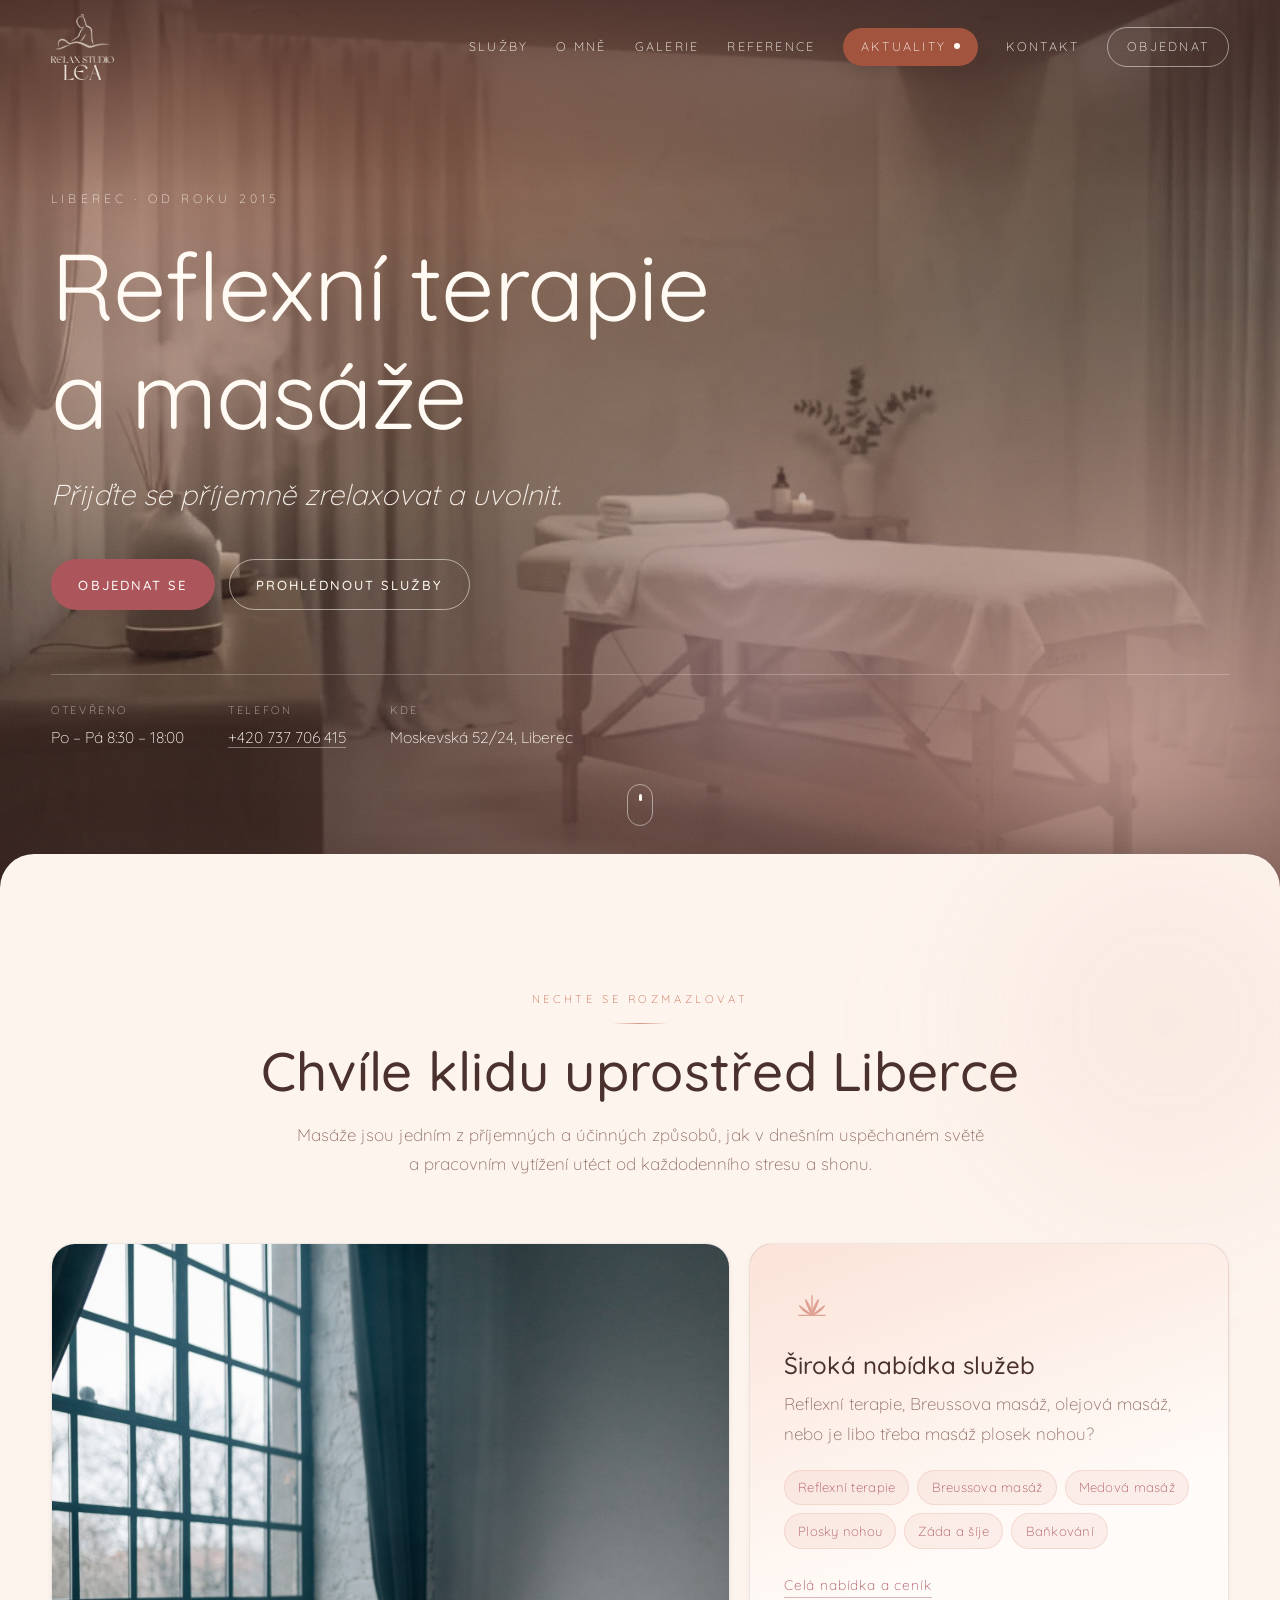
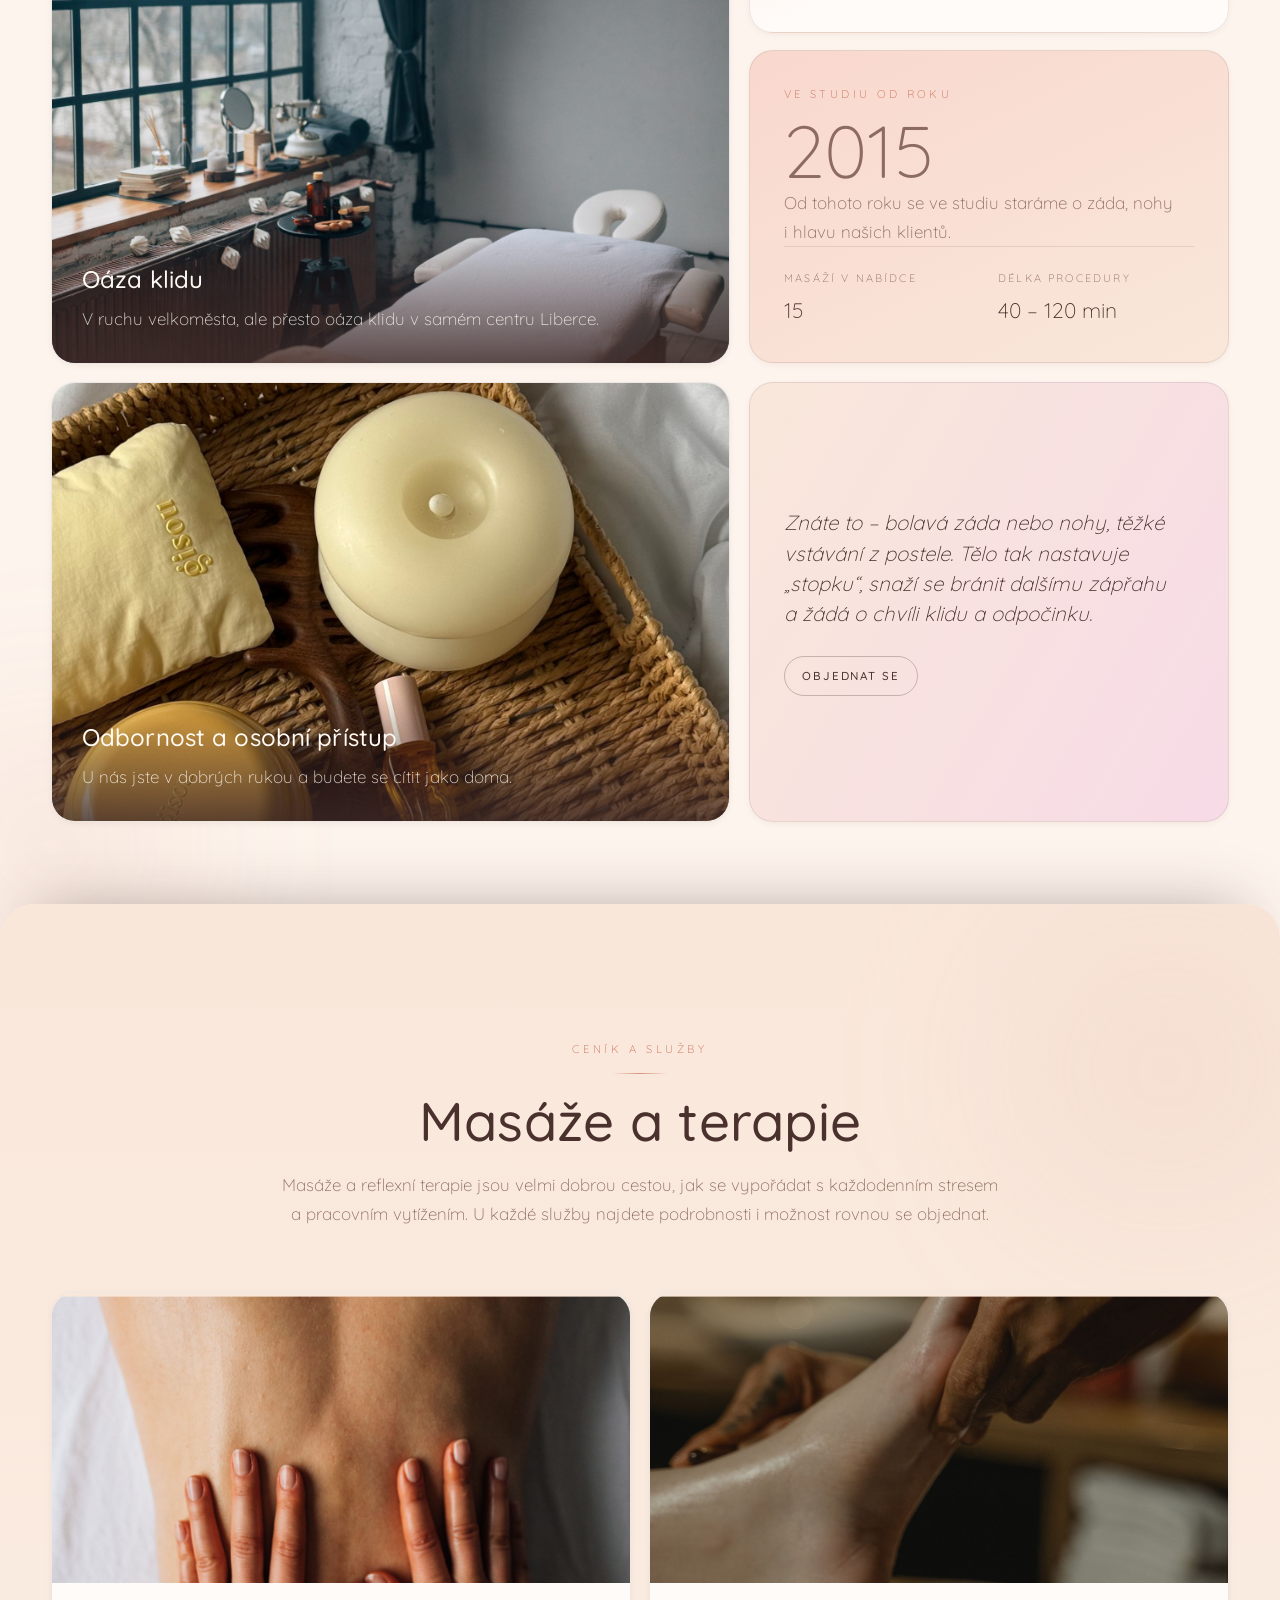
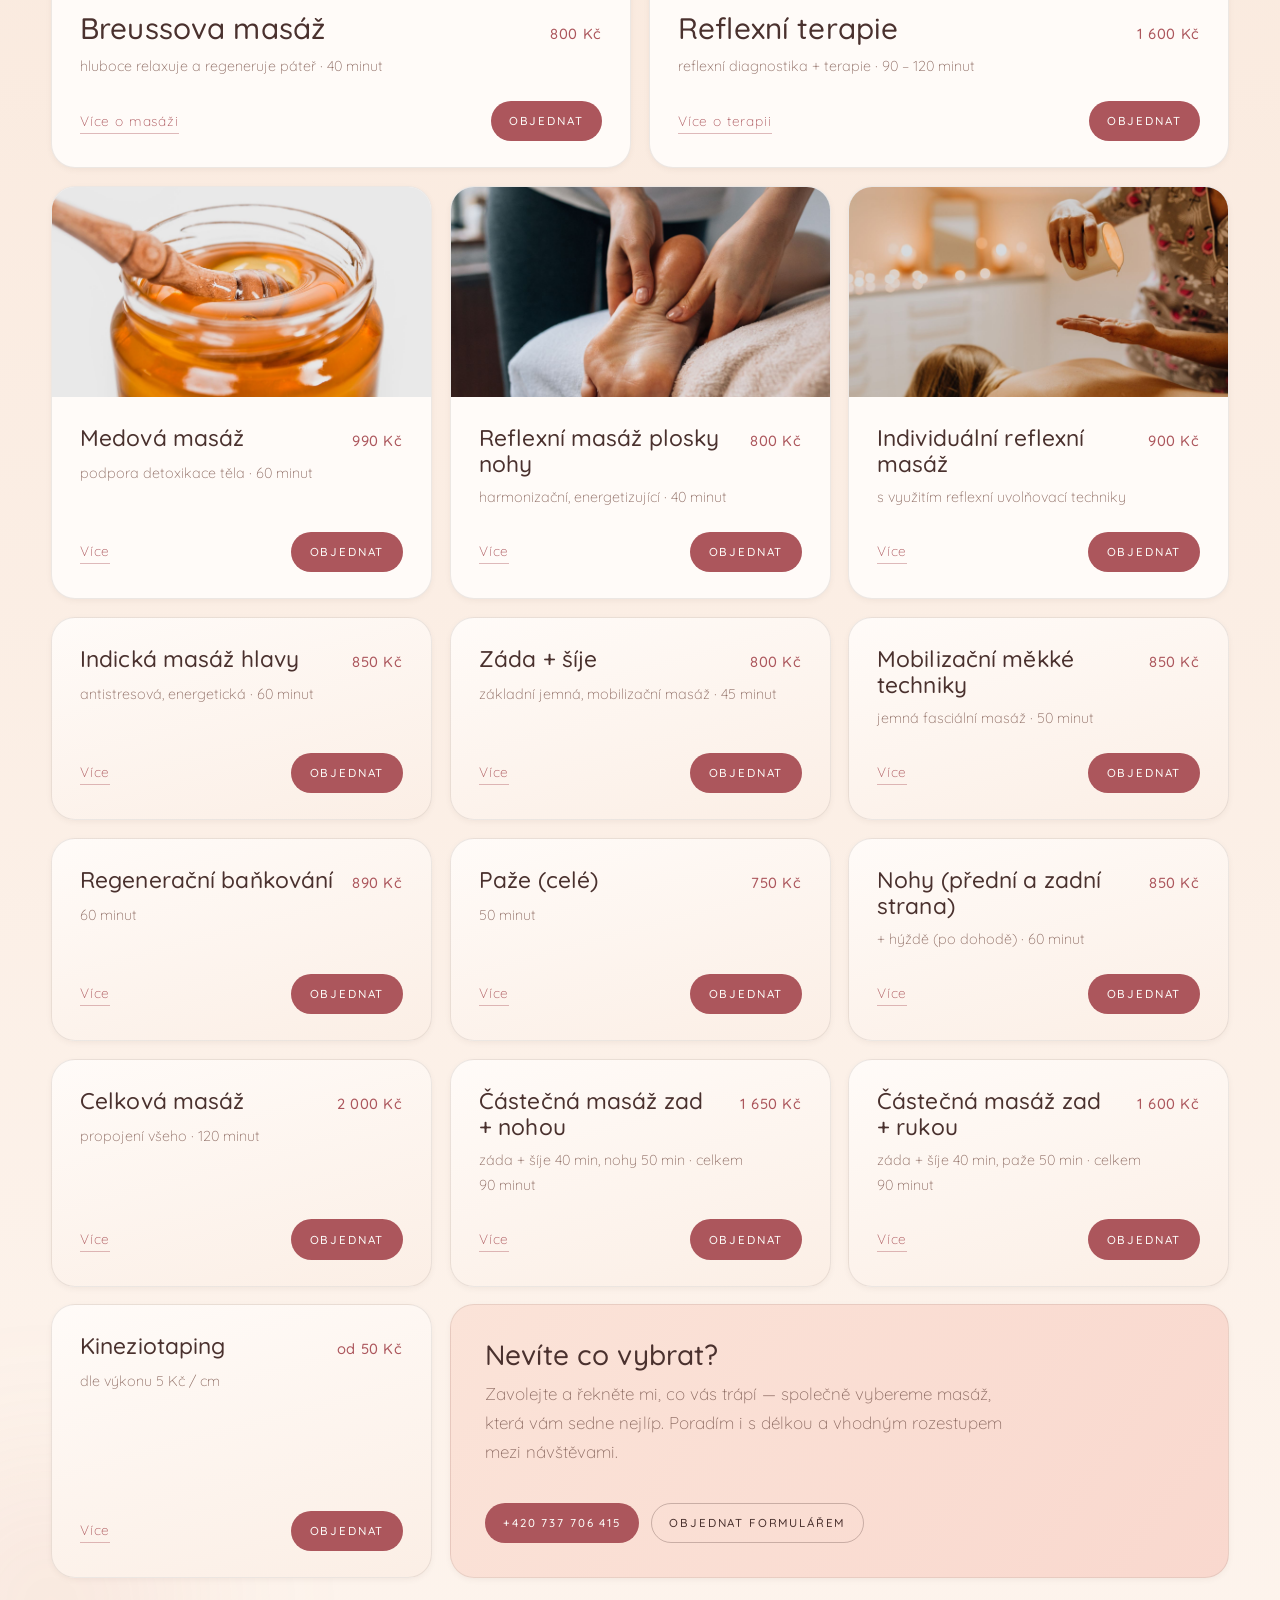
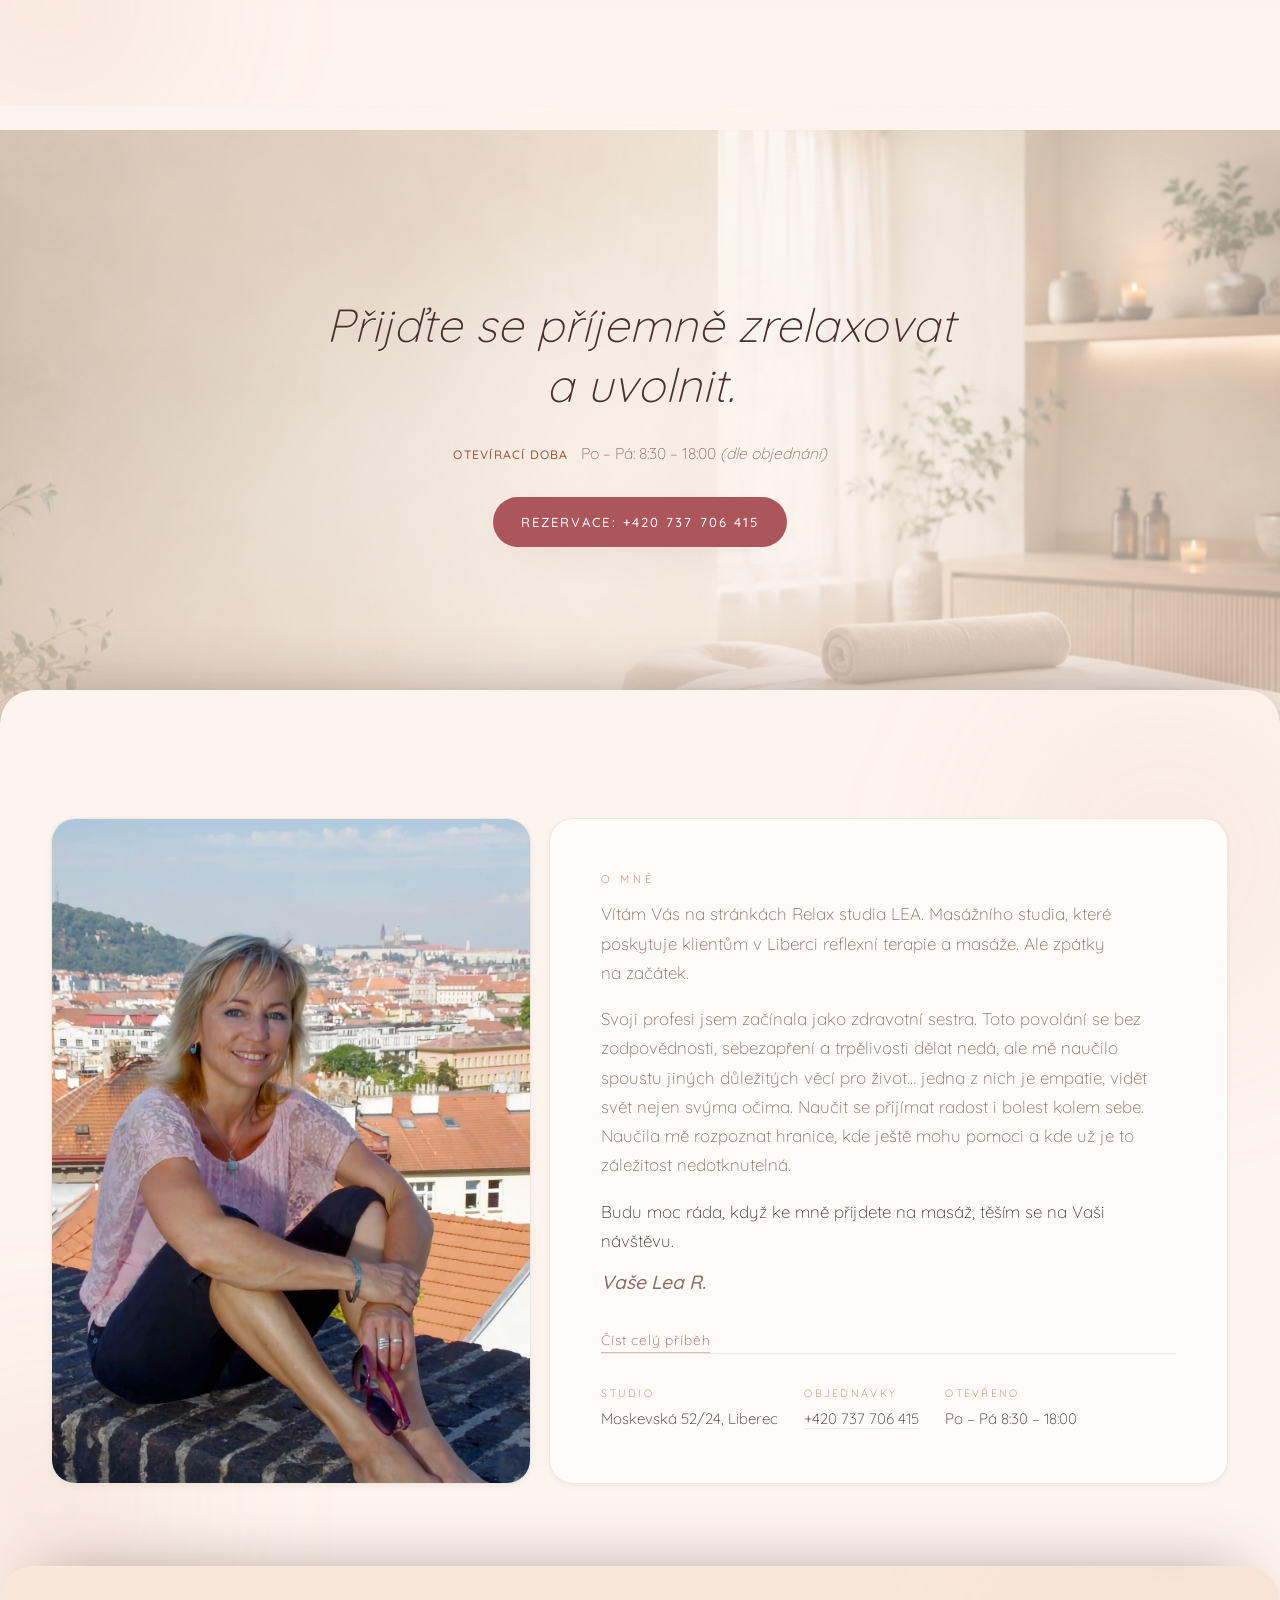
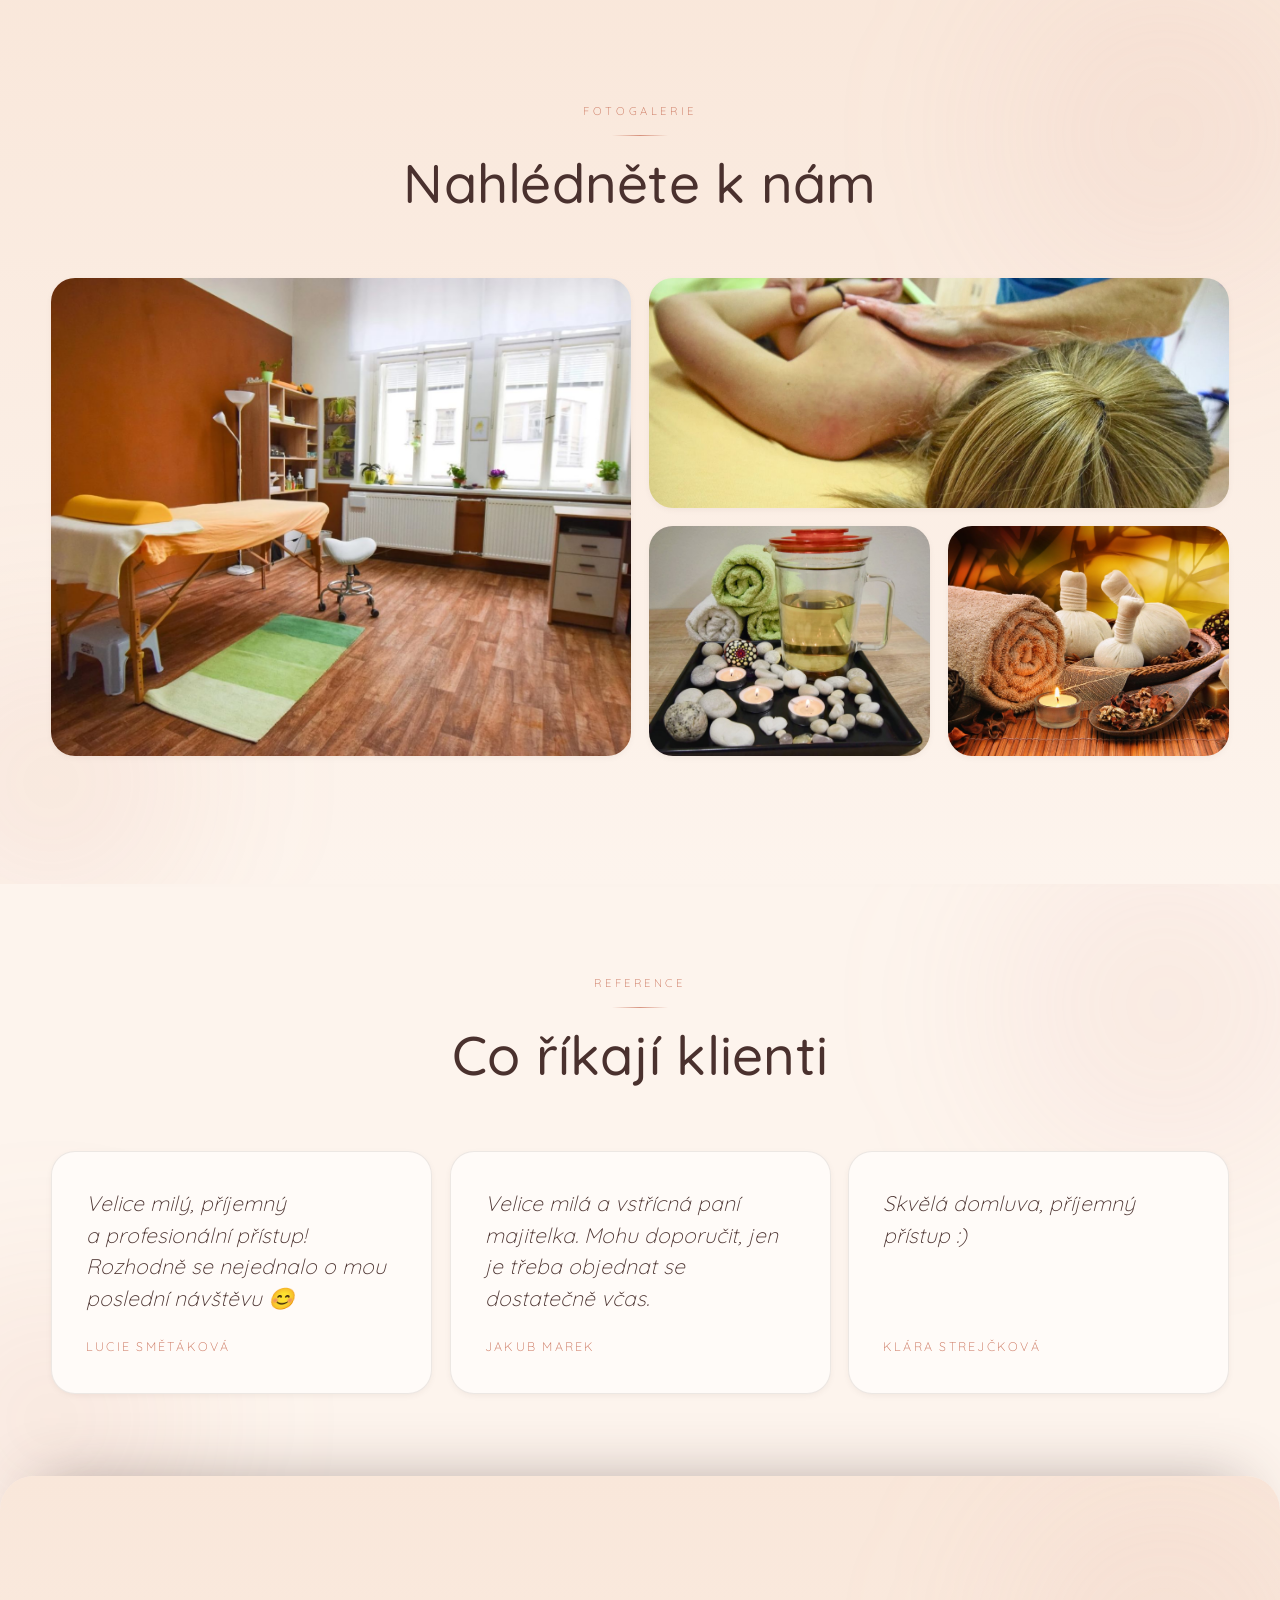
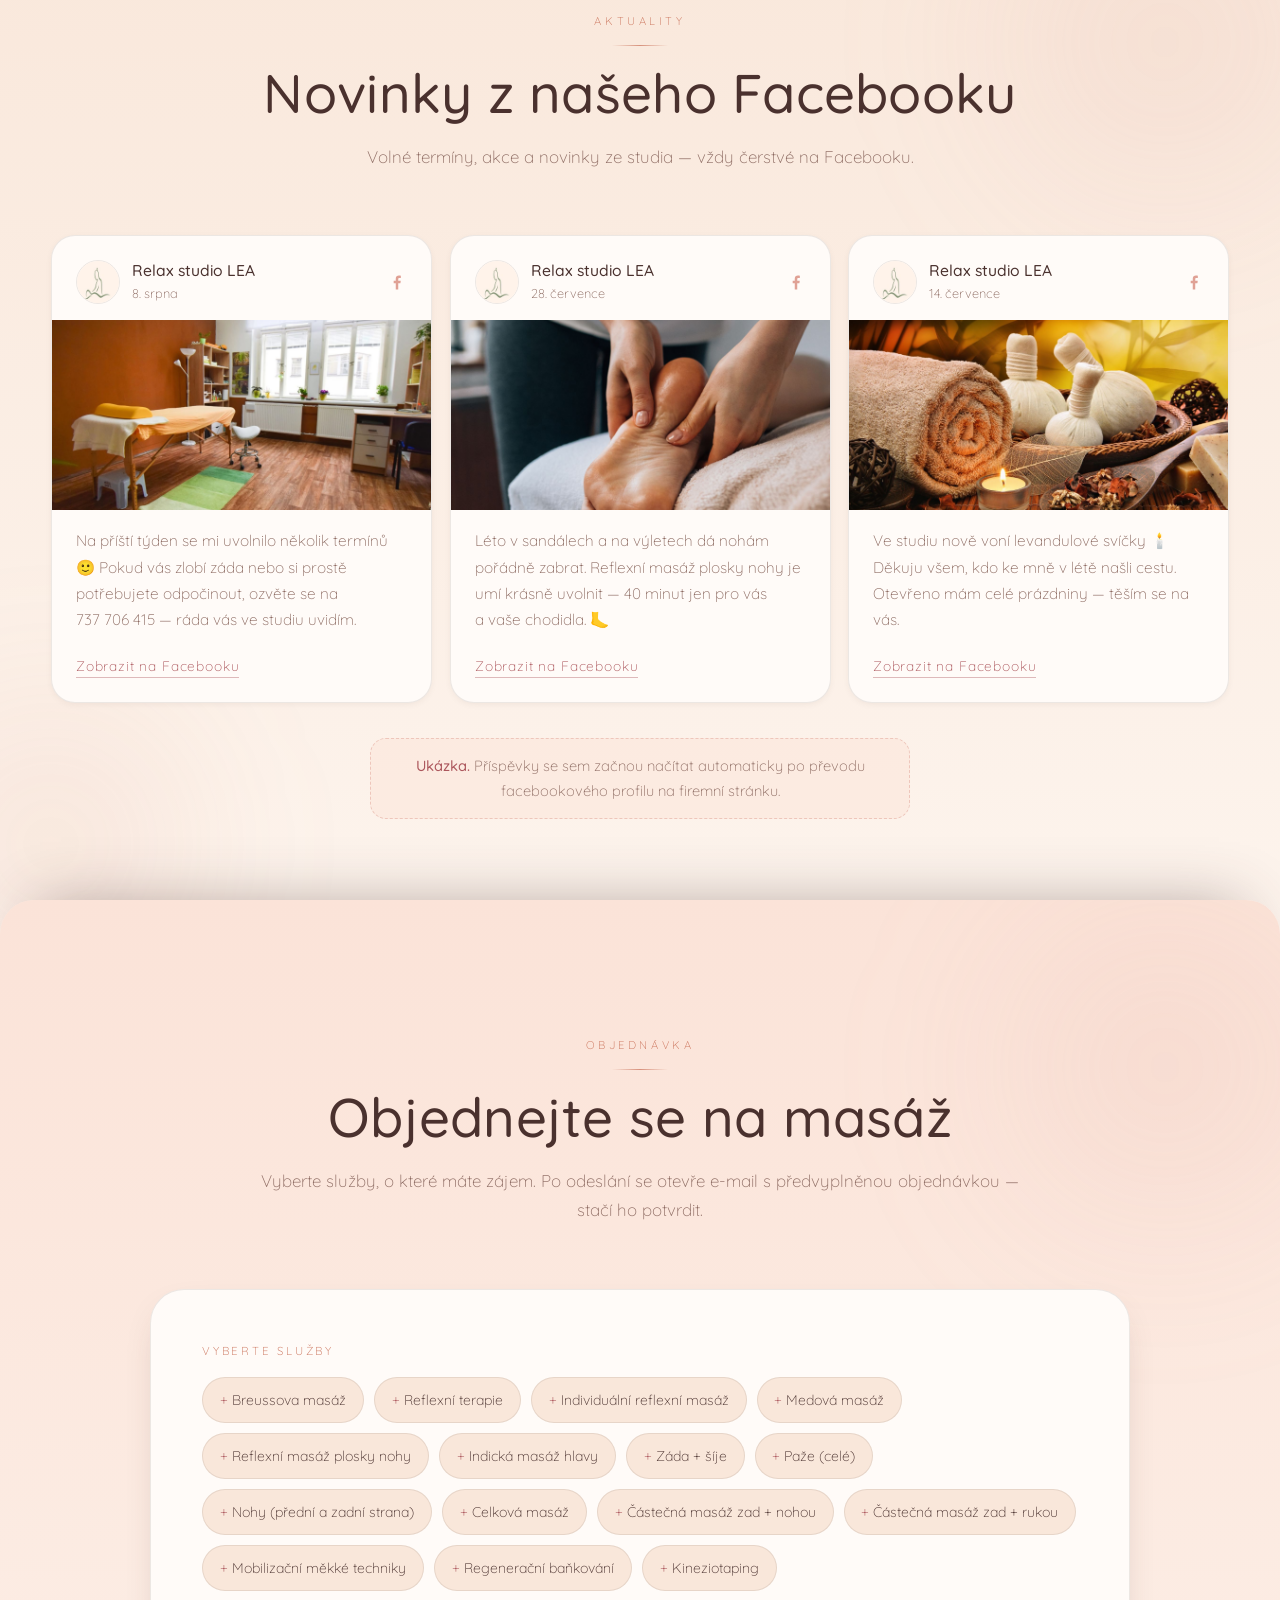
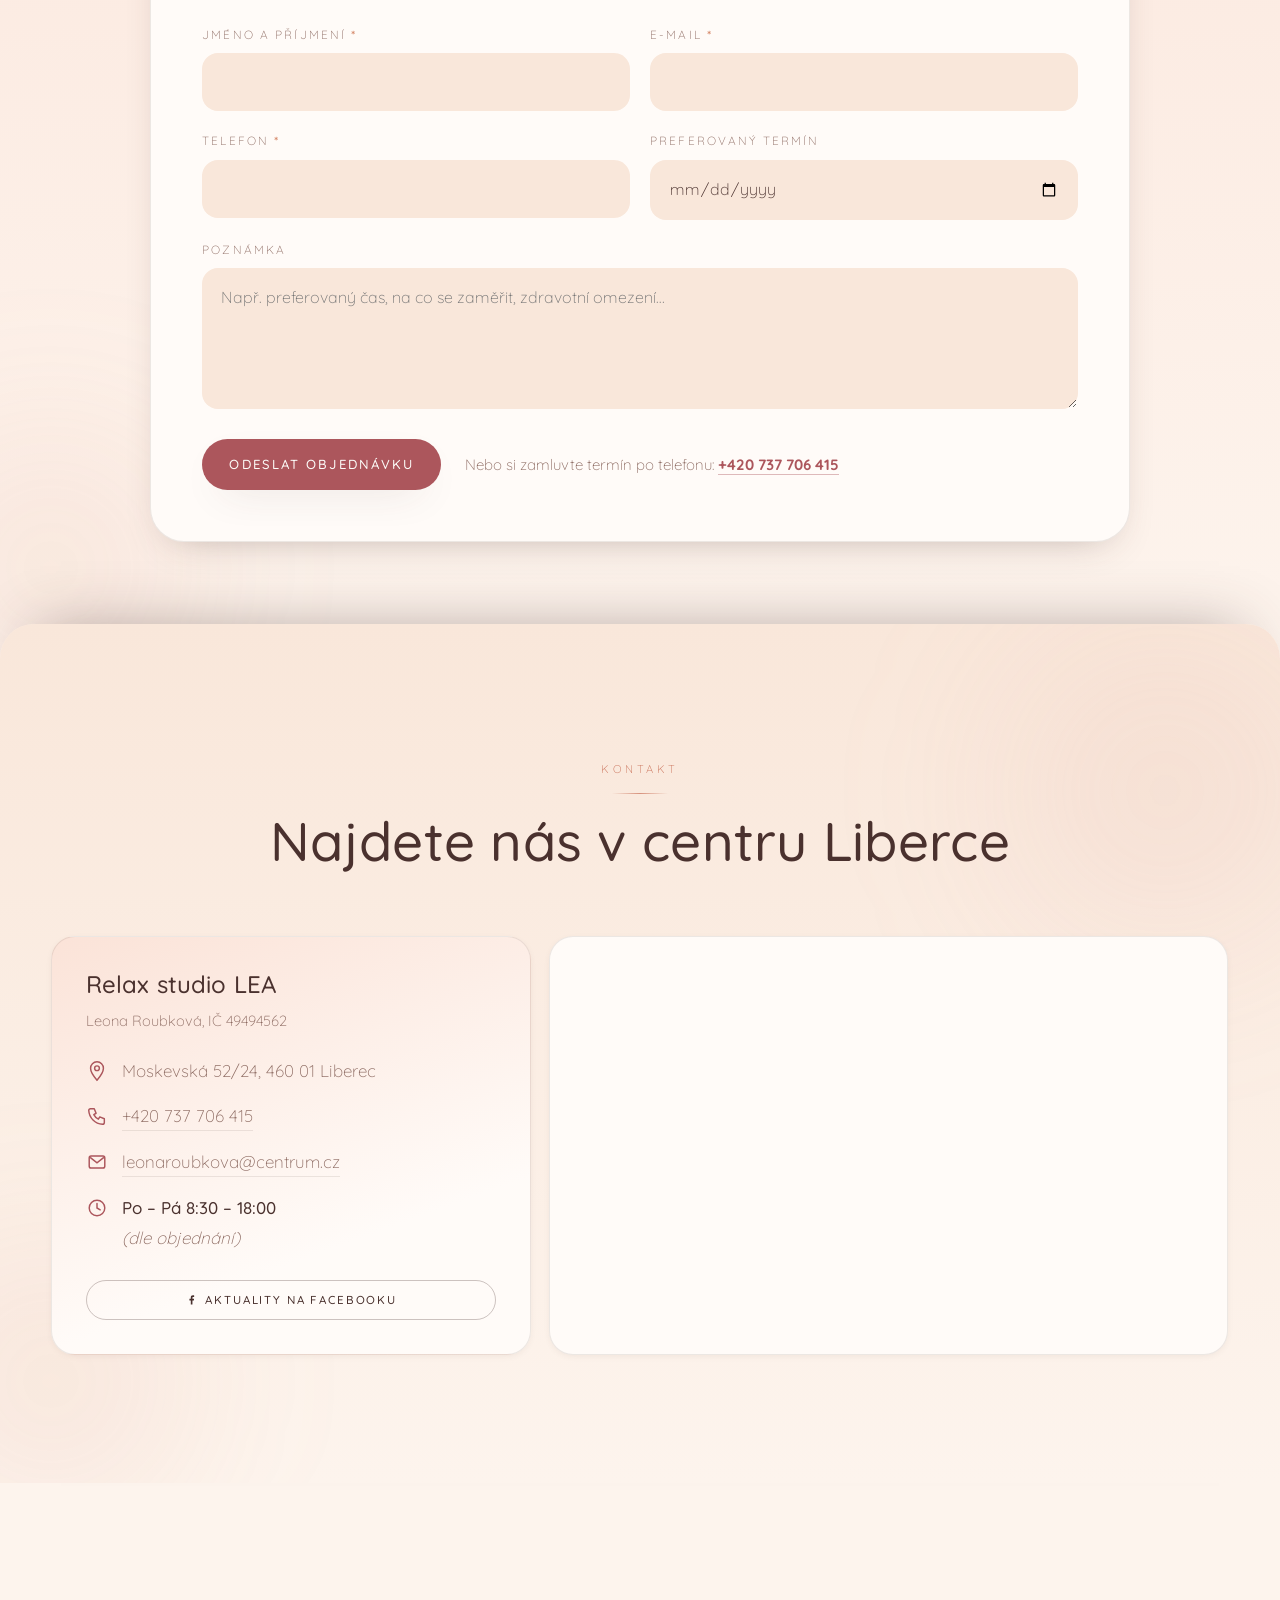
<file: web-v3/index.html>
<!DOCTYPE html>
<html lang="cs">
<head>
<meta charset="UTF-8">
<meta name="viewport" content="width=device-width, initial-scale=1.0">
<title>Relax studio LEA — Reflexní terapie a masáže Liberec</title>
<meta name="description" content="Relax studio LEA — reflexní terapie a masáže v centru Liberce. Přijďte se příjemně zrelaxovat a uvolnit. Objednávky na tel: +420 737 706 415.">
<link rel="icon" href="img/favicon.png" type="image/png">
<link rel="preconnect" href="https://fonts.googleapis.com">
<link rel="preconnect" href="https://fonts.gstatic.com" crossorigin>
<link href="https://fonts.googleapis.com/css2?family=Quicksand:wght@300;400;500;600;700&display=swap" rel="stylesheet">
<link rel="stylesheet" href="css/style.css?v=10">
</head>
<body>

<a class="skip" href="#obsah">Přeskočit na obsah</a>

<!-- ═══════════ HLAVIČKA ═══════════ -->
<header class="hdr" id="hdr">
  <div class="hdr-in">
    <a href="#uvod" class="hdr-brand" aria-label="Relax studio LEA — úvod">
      <img class="hdr-logo hdr-logo-light" src="img/logo-full-light.png" alt="Relax studio LEA" width="620" height="649">
      <img class="hdr-logo hdr-logo-dark" src="img/logo-full.png" alt="" aria-hidden="true" width="620" height="649">
    </a>
    <nav class="hdr-nav" id="nav" aria-label="Hlavní navigace">
      <a href="#sluzby">Služby</a>
      <a href="#o-mne">O mně</a>
      <a href="#galerie">Galerie</a>
      <a href="#reference">Reference</a>
      <a href="#aktuality" class="nav-news">Aktuality<span class="nav-dot" aria-hidden="true"></span></a>
      <a href="#kontakt">Kontakt</a>
      <a href="#objednavka" class="nav-cta">Objednat</a>
    </nav>
    <button class="hdr-burger" id="burger" aria-label="Otevřít menu" aria-expanded="false" aria-controls="nav">
      <span></span><span></span><span></span>
    </button>
  </div>
</header>

<main id="obsah">

<!-- ═══════════ HERO + UVÍTÁNÍ ═══════════
     Obal `.stick`: hero zůstane stát a uvítací sekce se přes něj nasune. -->
<div class="stick">

<section class="hero" id="uvod">
  <div class="hero-media">
    <video class="hero-video" id="heroVideo" autoplay muted loop playsinline preload="none" poster="img/hero-poster.jpg" aria-hidden="true"></video>
    <div class="hero-tint"></div>
    <div class="hero-grain"></div>
  </div>
  <div class="orb orb-a" aria-hidden="true"></div>
  <div class="orb orb-b" aria-hidden="true"></div>
  <div class="orb orb-c" aria-hidden="true"></div>

  <div class="hero-in">
    <p class="hero-eyebrow">Liberec · od roku 2015</p>
    <h1 class="hero-title">Reflexní terapie<br>a&nbsp;masáže</h1>
    <p class="hero-lead">Přijďte se příjemně zrelaxovat a&nbsp;uvolnit.</p>
    <div class="hero-btns">
      <a href="#objednavka" class="btn btn-fill">Objednat se</a>
      <a href="#sluzby" class="btn btn-line">Prohlédnout služby</a>
    </div>
    <dl class="hero-facts">
      <div><dt>Otevřeno</dt><dd>Po&nbsp;–&nbsp;Pá 8:30&nbsp;–&nbsp;18:00</dd></div>
      <div><dt>Telefon</dt><dd><a href="tel:+420737706415">+420&nbsp;737&nbsp;706&nbsp;415</a></dd></div>
      <div><dt>Kde</dt><dd>Moskevská 52/24, Liberec</dd></div>
    </dl>
  </div>
  <a class="hero-scroll" href="#uvitani" aria-label="Posunout dolů"><span></span></a>
</section>

<section class="sec sec-lift" id="uvitani">
  <div class="wrap">
    <header class="head reveal">
      <span class="kicker">Nechte se rozmazlovat</span>
      <h2>Chvíle klidu uprostřed&nbsp;Liberce</h2>
      <p class="lead">Masáže jsou jedním z&nbsp;příjemných a&nbsp;účinných způsobů, jak v&nbsp;dnešním uspěchaném světě a&nbsp;pracovním vytížení utéct od každodenního stresu a&nbsp;shonu.</p>
    </header>

    <div class="bento bento-intro">
      <article class="tile tile-photo c7 r2 reveal">
        <img src="img/studio-1.jpg" alt="Masážní lehátko u okna" loading="lazy" data-speed="0.06">
        <div class="tile-cap"><h3>Oáza klidu</h3><p>V&nbsp;ruchu velkoměsta, ale přesto oáza klidu v&nbsp;samém centru Liberce.</p></div>
      </article>

      <article class="tile tile-soft c5 reveal" style="--d:.08s">
        <span class="tile-ico" aria-hidden="true">
          <svg viewBox="0 0 60 60" fill="none" stroke="currentColor" stroke-width="1.5" stroke-linecap="round" stroke-linejoin="round"><path d="M30 40c0-9 0-15 0-21 0 6 0 12 0 21Z"/><path d="M30 40c-3.4-6.6-5.6-12-6.8-16.4 3.4 4.4 5.8 9.8 6.8 16.4Zm0 0c3.4-6.6 5.6-12 6.8-16.4-3.4 4.4-5.8 9.8-6.8 16.4Z"/><path d="M30 40c-5.6-4.4-10-7.8-13.2-10 3.2 4.4 7.6 7.8 13.2 10Zm0 0c5.6-4.4 10-7.8 13.2-10-3.2 4.4-7.6 7.8-13.2 10Z"/><path d="M16 40h28"/></svg>
        </span>
        <h3>Široká nabídka služeb</h3>
        <p>Reflexní terapie, Breussova masáž, olejová masáž, nebo je libo třeba masáž plosek nohou?</p>
        <ul class="tile-tags">
          <li>Reflexní terapie</li>
          <li>Breussova masáž</li>
          <li>Medová masáž</li>
          <li>Plosky nohou</li>
          <li>Záda a&nbsp;šíje</li>
          <li>Baňkování</li>
        </ul>
        <a href="#sluzby" class="lnk tile-lnk">Celá nabídka a&nbsp;ceník</a>
      </article>

      <article class="tile tile-accent c5 reveal" style="--d:.16s">
        <span class="tile-kicker">Ve&nbsp;studiu od&nbsp;roku</span>
        <p class="tile-num">2015</p>
        <p>Od tohoto roku se ve&nbsp;studiu staráme o&nbsp;záda, nohy i&nbsp;hlavu našich klientů.</p>
        <dl class="tile-stats">
          <div><dt>Masáží v&nbsp;nabídce</dt><dd>15</dd></div>
          <div><dt>Délka procedury</dt><dd>40&nbsp;–&nbsp;120&nbsp;min</dd></div>
        </dl>
      </article>

      <article class="tile tile-photo c7 reveal" style="--d:.24s">
        <img src="img/detail-tray.jpg" alt="Svíčka a kosmetika na podnose" loading="lazy" data-speed="0.05">
        <div class="tile-cap"><h3>Odbornost a&nbsp;osobní přístup</h3><p>U&nbsp;nás jste v&nbsp;dobrých rukou a&nbsp;budete se cítit jako doma.</p></div>
      </article>

      <article class="tile tile-quote c5 reveal" style="--d:.32s">
        <blockquote>Znáte to – bolavá záda nebo nohy, těžké vstávání z&nbsp;postele. Tělo tak nastavuje „stopku“, snaží se bránit dalšímu zápřahu a&nbsp;žádá o&nbsp;chvíli klidu a&nbsp;odpočinku.</blockquote>
        <a href="#objednavka" class="btn btn-line sm">Objednat se</a>
      </article>
    </div>
  </div>
</section>

</div><!-- /.stick -->

<!-- ═══════════ SLUŽBY ═══════════ -->
<section class="sec sec-tint sec-over" id="sluzby">
  <div class="wrap">
    <header class="head reveal">
      <span class="kicker">Ceník a&nbsp;služby</span>
      <h2>Masáže a&nbsp;terapie</h2>
      <p class="lead">Masáže a&nbsp;reflexní terapie jsou velmi dobrou cestou, jak se vypořádat s&nbsp;každodenním stresem a&nbsp;pracovním vytížením. U&nbsp;každé služby najdete podrobnosti i&nbsp;možnost rovnou se objednat.</p>
    </header>

    <div class="bento bento-srv">

      <article class="srv srv-big c6 reveal" data-srv="Breussova masáž">
        <div class="srv-img"><img src="img/masaz-zada.jpg" alt="Masáž zad" loading="lazy" data-speed="0.05"></div>
        <div class="srv-body">
          <div class="srv-top"><h3>Breussova masáž</h3><span class="srv-price">800&nbsp;Kč</span></div>
          <p class="srv-meta">hluboce relaxuje a&nbsp;regeneruje páteř · 40&nbsp;minut</p>
          <div class="srv-detail" hidden>
            <p>Jemná energetická masáž zad vedená podél páteře. Pracuje se pomalými tahy s&nbsp;olejem, bez tlaku na obratle — cílem je uvolnit svalstvo kolem páteře a&nbsp;dát prostor meziobratlovým ploténkám. Masáž je nebolestivá a&nbsp;klienti u&nbsp;ní často usínají. Doporučujeme po&nbsp;ní chvíli v&nbsp;klidu poležet a&nbsp;dodržet pitný režim.</p>
          </div>
          <div class="srv-acts">
            <button class="lnk srv-more" type="button" aria-expanded="false">Více o&nbsp;masáži</button>
            <button class="btn btn-fill sm srv-book" type="button">Objednat</button>
          </div>
        </div>
      </article>

      <article class="srv srv-big c6 reveal" style="--d:.08s" data-srv="Reflexní terapie">
        <div class="srv-img"><img src="img/masaz-plosky.jpg" alt="Reflexní terapie chodidel" loading="lazy" data-speed="0.05"></div>
        <div class="srv-body">
          <div class="srv-top"><h3>Reflexní terapie</h3><span class="srv-price">1&nbsp;600&nbsp;Kč</span></div>
          <p class="srv-meta">reflexní diagnostika +&nbsp;terapie · 90&nbsp;–&nbsp;120&nbsp;minut</p>
          <div class="srv-detail" hidden>
            <p>Nejdelší a&nbsp;nejkomplexnější procedura ve&nbsp;studiu. Vychází z&nbsp;principu, že na&nbsp;chodidle jsou plošky odpovídající jednotlivým částem těla. Terapie začíná prohlídkou a&nbsp;rozborem chodidel, teprve pak následuje samotné cílené ošetření tlakovými technikami. Součástí je i&nbsp;doporučení, na&nbsp;co se zaměřit doma.</p>
          </div>
          <div class="srv-acts">
            <button class="lnk srv-more" type="button" aria-expanded="false">Více o&nbsp;terapii</button>
            <button class="btn btn-fill sm srv-book" type="button">Objednat</button>
          </div>
        </div>
      </article>

      <article class="srv c4 reveal" data-srv="Medová masáž">
        <div class="srv-img"><img src="img/detail-med.jpg" alt="Med ve skleněné nádobě" loading="lazy"></div>
        <div class="srv-body">
          <div class="srv-top"><h3>Medová masáž</h3><span class="srv-price">990&nbsp;Kč</span></div>
          <p class="srv-meta">podpora detoxikace těla · 60&nbsp;minut</p>
          <div class="srv-detail" hidden>
            <p>Med se nanáší na&nbsp;záda a&nbsp;vklepává se do&nbsp;pokožky opakovaným přiložením a&nbsp;odtržením dlaní. Procedura pokožku výrazně prokrví, proto může po&nbsp;masáži chvíli přetrvávat zarudnutí. Na&nbsp;závěr se med smyje a&nbsp;záda se ošetří. Naplánujte si po&nbsp;masáži klidnější program.</p>
          </div>
          <div class="srv-acts">
            <button class="lnk srv-more" type="button" aria-expanded="false">Více</button>
            <button class="btn btn-fill sm srv-book" type="button">Objednat</button>
          </div>
        </div>
      </article>

      <article class="srv c4 reveal" style="--d:.08s" data-srv="Reflexní masáž plosky nohy">
        <div class="srv-img"><img src="img/masaz-nohy.jpg" alt="Masáž nohy" loading="lazy"></div>
        <div class="srv-body">
          <div class="srv-top"><h3>Reflexní masáž plosky nohy</h3><span class="srv-price">800&nbsp;Kč</span></div>
          <p class="srv-meta">harmonizační, energetizující · 40&nbsp;minut</p>
          <div class="srv-detail" hidden>
            <p>Kratší varianta práce s&nbsp;chodidly — bez vstupní diagnostiky, zaměřená na&nbsp;celkové uvolnění a&nbsp;prohřátí nohou. Příjemná volba, pokud celý den stojíte nebo hodně chodíte.</p>
          </div>
          <div class="srv-acts">
            <button class="lnk srv-more" type="button" aria-expanded="false">Více</button>
            <button class="btn btn-fill sm srv-book" type="button">Objednat</button>
          </div>
        </div>
      </article>

      <article class="srv c4 reveal" style="--d:.16s" data-srv="Individuální reflexní masáž">
        <div class="srv-img"><img src="img/detail-olej.jpg" alt="Masážní olej" loading="lazy"></div>
        <div class="srv-body">
          <div class="srv-top"><h3>Individuální reflexní masáž</h3><span class="srv-price">900&nbsp;Kč</span></div>
          <p class="srv-meta">s&nbsp;využitím reflexní uvolňovací techniky</p>
          <div class="srv-detail" hidden>
            <p>Masáž sestavená podle toho, co vás zrovna trápí. Kombinuje klasické hlazení a&nbsp;hnětení s&nbsp;reflexními uvolňovacími technikami. Rozsah i&nbsp;intenzitu domlouváme na&nbsp;místě.</p>
          </div>
          <div class="srv-acts">
            <button class="lnk srv-more" type="button" aria-expanded="false">Více</button>
            <button class="btn btn-fill sm srv-book" type="button">Objednat</button>
          </div>
        </div>
      </article>

      <article class="srv srv-slim c4 reveal" data-srv="Indická masáž hlavy">
        <div class="srv-body">
          <div class="srv-top"><h3>Indická masáž hlavy</h3><span class="srv-price">850&nbsp;Kč</span></div>
          <p class="srv-meta">antistresová, energetická · 60&nbsp;minut</p>
          <div class="srv-detail" hidden>
            <p>Masáž hlavy, šíje, ramen a&nbsp;horní části zad. Provádí se vsedě a&nbsp;bez oleje, takže po&nbsp;ní můžete rovnou pokračovat v&nbsp;programu. Vhodná při dlouhém sezení u&nbsp;počítače a&nbsp;pocitu ztuhlé šíje.</p>
          </div>
          <div class="srv-acts">
            <button class="lnk srv-more" type="button" aria-expanded="false">Více</button>
            <button class="btn btn-fill sm srv-book" type="button">Objednat</button>
          </div>
        </div>
      </article>

      <article class="srv srv-slim c4 reveal" style="--d:.08s" data-srv="Záda + šíje">
        <div class="srv-body">
          <div class="srv-top"><h3>Záda +&nbsp;šíje</h3><span class="srv-price">800&nbsp;Kč</span></div>
          <p class="srv-meta">základní jemná, mobilizační masáž · 45&nbsp;minut</p>
          <div class="srv-detail" hidden>
            <p>Nejžádanější klasika. Uvolnění zádového svalstva, šíje a&nbsp;ramen jemnými hnětacími a&nbsp;mobilizačními hmaty. Dobrá volba, pokud jdete na&nbsp;masáž poprvé.</p>
          </div>
          <div class="srv-acts">
            <button class="lnk srv-more" type="button" aria-expanded="false">Více</button>
            <button class="btn btn-fill sm srv-book" type="button">Objednat</button>
          </div>
        </div>
      </article>

      <article class="srv srv-slim c4 reveal" style="--d:.16s" data-srv="Mobilizační měkké techniky">
        <div class="srv-body">
          <div class="srv-top"><h3>Mobilizační měkké techniky</h3><span class="srv-price">850&nbsp;Kč</span></div>
          <p class="srv-meta">jemná fasciální masáž · 50&nbsp;minut</p>
          <div class="srv-detail" hidden>
            <p>Pomalá práce s&nbsp;povrchovými vrstvami tkání a&nbsp;fasciemi. Používají se dlouhé tahy a&nbsp;držení v&nbsp;napětí, bez rychlých a&nbsp;tvrdých hmatů. Vhodné pro&nbsp;citlivější klienty.</p>
          </div>
          <div class="srv-acts">
            <button class="lnk srv-more" type="button" aria-expanded="false">Více</button>
            <button class="btn btn-fill sm srv-book" type="button">Objednat</button>
          </div>
        </div>
      </article>

      <article class="srv srv-slim c4 reveal" data-srv="Regenerační baňkování">
        <div class="srv-body">
          <div class="srv-top"><h3>Regenerační baňkování</h3><span class="srv-price">890&nbsp;Kč</span></div>
          <p class="srv-meta">60&nbsp;minut</p>
          <div class="srv-detail" hidden>
            <p>Pomocí podtlaku v&nbsp;baňkách se nadzvedávají povrchové vrstvy tkání a&nbsp;prokrvuje se ošetřované místo. Baňky se buď nechávají stát, nebo se s&nbsp;nimi klouže po&nbsp;naolejované pokožce. Po&nbsp;ošetření mohou několik dní zůstat kulaté stopy — je to běžný projev, ne modřina po&nbsp;úderu.</p>
          </div>
          <div class="srv-acts">
            <button class="lnk srv-more" type="button" aria-expanded="false">Více</button>
            <button class="btn btn-fill sm srv-book" type="button">Objednat</button>
          </div>
        </div>
      </article>

      <article class="srv srv-slim c4 reveal" style="--d:.08s" data-srv="Paže (celé)">
        <div class="srv-body">
          <div class="srv-top"><h3>Paže (celé)</h3><span class="srv-price">750&nbsp;Kč</span></div>
          <p class="srv-meta">50&nbsp;minut</p>
          <div class="srv-detail" hidden>
            <p>Masáž paží od&nbsp;ramene po&nbsp;dlaň včetně předloktí. Oceníte ji při jednostranné zátěži — práci s&nbsp;myší, řízení, ruční práci nebo sportu.</p>
          </div>
          <div class="srv-acts">
            <button class="lnk srv-more" type="button" aria-expanded="false">Více</button>
            <button class="btn btn-fill sm srv-book" type="button">Objednat</button>
          </div>
        </div>
      </article>

      <article class="srv srv-slim c4 reveal" style="--d:.16s" data-srv="Nohy (přední a zadní strana)">
        <div class="srv-body">
          <div class="srv-top"><h3>Nohy (přední a&nbsp;zadní strana)</h3><span class="srv-price">850&nbsp;Kč</span></div>
          <p class="srv-meta">+&nbsp;hýždě (po dohodě) · 60&nbsp;minut</p>
          <div class="srv-detail" hidden>
            <p>Celé nohy z&nbsp;obou stran — lýtka, stehna i&nbsp;chodidla. Úlevová volba pro&nbsp;těžké nohy po&nbsp;dlouhém stání, chůzi nebo sportu.</p>
          </div>
          <div class="srv-acts">
            <button class="lnk srv-more" type="button" aria-expanded="false">Více</button>
            <button class="btn btn-fill sm srv-book" type="button">Objednat</button>
          </div>
        </div>
      </article>

      <article class="srv srv-slim c4 reveal" data-srv="Celková masáž">
        <div class="srv-body">
          <div class="srv-top"><h3>Celková masáž</h3><span class="srv-price">2&nbsp;000&nbsp;Kč</span></div>
          <p class="srv-meta">propojení všeho · 120&nbsp;minut</p>
          <div class="srv-detail" hidden>
            <p>Dvě hodiny jen pro&nbsp;vás — záda, šíje, paže i&nbsp;nohy v&nbsp;jednom sezení. Tempo je pomalejší, aby bylo na&nbsp;každou část dost času.</p>
          </div>
          <div class="srv-acts">
            <button class="lnk srv-more" type="button" aria-expanded="false">Více</button>
            <button class="btn btn-fill sm srv-book" type="button">Objednat</button>
          </div>
        </div>
      </article>

      <article class="srv srv-slim c4 reveal" style="--d:.08s" data-srv="Částečná masáž zad + nohou">
        <div class="srv-body">
          <div class="srv-top"><h3>Částečná masáž zad +&nbsp;nohou</h3><span class="srv-price">1&nbsp;650&nbsp;Kč</span></div>
          <p class="srv-meta">záda +&nbsp;šíje 40&nbsp;min, nohy 50&nbsp;min · celkem 90&nbsp;minut</p>
          <div class="srv-detail" hidden>
            <p>Kombinace dvou nejžádanějších partií v&nbsp;jedné návštěvě. Nejčastěji ji volí lidé, kteří střídají sezení u&nbsp;stolu s&nbsp;dlouhým stáním nebo během.</p>
          </div>
          <div class="srv-acts">
            <button class="lnk srv-more" type="button" aria-expanded="false">Více</button>
            <button class="btn btn-fill sm srv-book" type="button">Objednat</button>
          </div>
        </div>
      </article>

      <article class="srv srv-slim c4 reveal" style="--d:.16s" data-srv="Částečná masáž zad + rukou">
        <div class="srv-body">
          <div class="srv-top"><h3>Částečná masáž zad +&nbsp;rukou</h3><span class="srv-price">1&nbsp;600&nbsp;Kč</span></div>
          <p class="srv-meta">záda +&nbsp;šíje 40&nbsp;min, paže 50&nbsp;min · celkem 90&nbsp;minut</p>
          <div class="srv-detail" hidden>
            <p>Záda, šíje a&nbsp;k&nbsp;tomu celé paže. Vhodné při jednostranném přetížení horní poloviny těla.</p>
          </div>
          <div class="srv-acts">
            <button class="lnk srv-more" type="button" aria-expanded="false">Více</button>
            <button class="btn btn-fill sm srv-book" type="button">Objednat</button>
          </div>
        </div>
      </article>

      <article class="srv srv-slim c4 reveal" data-srv="Kineziotaping">
        <div class="srv-body">
          <div class="srv-top"><h3>Kineziotaping</h3><span class="srv-price">od&nbsp;50&nbsp;Kč</span></div>
          <p class="srv-meta">dle výkonu 5&nbsp;Kč&nbsp;/&nbsp;cm</p>
          <div class="srv-detail" hidden>
            <p>Nalepení pružné bavlněné pásky na&nbsp;kůži tak, aby podpořila sval nebo kloub a&nbsp;přitom nebránila pohybu. Páska na&nbsp;těle vydrží několik dní včetně sprchování. Nejčastěji se přidává na&nbsp;závěr masáže.</p>
          </div>
          <div class="srv-acts">
            <button class="lnk srv-more" type="button" aria-expanded="false">Více</button>
            <button class="btn btn-fill sm srv-book" type="button">Objednat</button>
          </div>
        </div>
      </article>

      <article class="tile srv-cta c8 reveal" style="--d:.08s">
        <div>
          <h3>Nevíte co vybrat?</h3>
          <p>Zavolejte a&nbsp;řekněte mi, co vás trápí — společně vybereme masáž, která vám sedne nejlíp. Poradím i&nbsp;s&nbsp;délkou a&nbsp;vhodným rozestupem mezi návštěvami.</p>
        </div>
        <div class="srv-cta-btns">
          <a href="tel:+420737706415" class="btn btn-fill sm">+420&nbsp;737&nbsp;706&nbsp;415</a>
          <a href="#objednavka" class="btn btn-line sm">Objednat formulářem</a>
        </div>
      </article>
    </div>
  </div>
</section>

<!-- ═══════════ PARALLAX PÁS + O MNĚ ═══════════
     Stejný princip jako u hero: fotka stojí, sekce „O mně“ se přes ni nasune. -->
<div class="stick">

<section class="band band-light">
  <div class="band-bg" data-speed="0.18" style="background-image:url('img/pruh-citace.jpg')"></div>
  <div class="band-veil"></div>
  <div class="band-in reveal">
    <p class="band-quote">Přijďte se příjemně zrelaxovat a&nbsp;uvolnit.</p>
    <p class="band-hours"><strong>Otevírací doba</strong> Po&nbsp;–&nbsp;Pá: 8:30&nbsp;–&nbsp;18:00 <em>(dle objednání)</em></p>
    <a href="tel:+420737706415" class="btn btn-fill">Rezervace: +420&nbsp;737&nbsp;706&nbsp;415</a>
  </div>
</section>

<section class="sec sec-lift" id="o-mne">
  <div class="wrap">
    <div class="bento bento-about">
      <div class="tile tile-photo about-photo c5 reveal-l">
        <img src="img/o-mne.jpg" alt="Leona Roubková — Relax studio LEA" loading="lazy" data-speed="0.05">
      </div>
      <div class="about-text c7 reveal-r">
        <span class="kicker">O&nbsp;mně</span>
        <p>Vítám Vás na&nbsp;stránkách Relax studia LEA. Masážního studia, které poskytuje klientům v&nbsp;Liberci reflexní terapie a&nbsp;masáže. Ale zpátky na&nbsp;začátek.</p>
        <p>Svoji profesi jsem začínala jako zdravotní sestra. Toto povolání se bez zodpovědnosti, sebezapření a&nbsp;trpělivosti dělat nedá, ale mě naučilo spoustu jiných důležitých věcí pro&nbsp;život… jedna z&nbsp;nich je empatie, vidět svět nejen svýma očima. Naučit se přijímat radost i&nbsp;bolest kolem sebe. Naučila mě rozpoznat hranice, kde ještě mohu pomoci a&nbsp;kde už je to záležitost nedotknutelná.</p>
        <div class="about-rest" id="aboutRest" hidden>
          <p>Naučila mě věřit… že nic není náhoda, jsem si potvrdila mnohem později… A&nbsp;i&nbsp;když jsou naše životy, zdraví a&nbsp;vztahy zdánlivě pevně v&nbsp;našich rukách, jsou okamžiky, kdy své otěže neudržíme přes veškerou snahu. To „něco“ nám zamíchá karty a&nbsp;rázem je všechno jinak… jak říkaly naše babičky „člověk míní, život mění“…</p>
          <p class="about-accent">Přitom sami zůstáváme strůjci svého života.<br>Věřím v&nbsp;zákon příčiny a&nbsp;následku.</p>
          <p>Postupem života jsem se učila…. a&nbsp;učím… přijímat život jako výzvu, neustálý pohyb, kdy změna je nevyhnutelná. Buď se pro&nbsp;ni rozhodneme sami nebo jsme k&nbsp;ní přivedeni. Často se ale i&nbsp;negativní věci odstupem času projeví jako to nejlepší, co nás mohlo potkat. A&nbsp;tak všechno je relativní. A&nbsp;jak říká pan Werich: „Když nejde o&nbsp;život…“</p>
          <p>Nabyla jsem přesvědčení, že je třeba umět rozvolnit pouta upjatosti, vědění, zkušeností… a&nbsp;naučit se na&nbsp;ničem nelpět… být jako děti. Přijmout život pokorně jako projev bezpodmínečné lásky… jako velký a&nbsp;ne samozřejmý dar, jako lhůtu pro&nbsp;naše zvědomění. Naučit se hrát si, důvěřovat, věřit, tolerovat, radovat se, učit se, zkoumat a&nbsp;žasnout, riskovat a&nbsp;s&nbsp;úžasem očekávat odpověď života. Naučit se věřit, že všechno co se nám děje, má smysl a&nbsp;své důvody. Život jako mozaika nám ne vždy ukáže, kam který dílek patří, ale je otázkou času, kdy všechno zapadne.</p>
        </div>
        <p class="about-invite">Budu moc ráda, když ke&nbsp;mně přijdete na&nbsp;masáž, těším se na&nbsp;Vaši návštěvu.</p>
        <p class="about-signature">Vaše Lea&nbsp;R.</p>
        <button class="lnk" id="aboutToggle" type="button" aria-expanded="false" aria-controls="aboutRest">Číst celý příběh</button>
        <dl class="about-foot">
          <div><dt>Studio</dt><dd>Moskevská 52/24, Liberec</dd></div>
          <div><dt>Objednávky</dt><dd><a href="tel:+420737706415">+420&nbsp;737&nbsp;706&nbsp;415</a></dd></div>
          <div><dt>Otevřeno</dt><dd>Po&nbsp;–&nbsp;Pá 8:30&nbsp;–&nbsp;18:00</dd></div>
        </dl>
      </div>
    </div>
  </div>
</section>

</div><!-- /.stick -->

<!-- ═══════════ GALERIE ═══════════ -->
<section class="sec sec-tint sec-over" id="galerie">
  <div class="wrap">
    <header class="head reveal">
      <span class="kicker">Fotogalerie</span>
      <h2>Nahlédněte k&nbsp;nám</h2>
    </header>
    <div class="bento bento-gal">
      <a class="gal c6 r2 reveal" href="img/1.jpg"><img src="img/1.jpg" alt="Interiér masážního studia" loading="lazy"></a>
      <a class="gal c6 reveal" style="--d:.08s" href="img/3.jpg"><img src="img/3.jpg" alt="Masáž zad" loading="lazy"></a>
      <a class="gal c3 reveal" style="--d:.16s" href="img/2.jpg"><img src="img/2.jpg" alt="Relaxační atmosféra studia" loading="lazy"></a>
      <a class="gal c3 reveal" style="--d:.24s" href="img/hero.jpg"><img src="img/hero.jpg" alt="Masážní pomůcky a svíčky" loading="lazy"></a>
    </div>
  </div>
</section>

<!-- ═══════════ REFERENCE + AKTUALITY ═══════════
     Reference zůstanou stát, aktuality se přes ně nasunou. -->
<div class="stick">

<section class="sec sec-lift sec-pin" id="reference">
  <div class="wrap">
    <header class="head reveal">
      <span class="kicker">Reference</span>
      <h2>Co říkají klienti</h2>
    </header>
    <div class="bento bento-ref">
      <blockquote class="ref c4 reveal">
        <p>Velice milý, příjemný a&nbsp;profesionální přístup! Rozhodně se nejednalo o&nbsp;mou poslední návštěvu&nbsp;😊</p>
        <footer>Lucie Smětáková</footer>
      </blockquote>
      <blockquote class="ref c4 reveal" style="--d:.1s">
        <p>Velice milá a&nbsp;vstřícná paní majitelka. Mohu doporučit, jen je třeba objednat se dostatečně včas.</p>
        <footer>Jakub Marek</footer>
      </blockquote>
      <blockquote class="ref c4 reveal" style="--d:.2s">
        <p>Skvělá domluva, příjemný přístup&nbsp;:)</p>
        <footer>Klára Strejčková</footer>
      </blockquote>
    </div>
  </div>
</section>

<!-- ═══════════ AKTUALITY Z FACEBOOKU (ukázka) ═══════════ -->
<section class="sec sec-tint sec-over" id="aktuality">
  <div class="wrap">
    <header class="head reveal">
      <span class="kicker">Aktuality</span>
      <h2>Novinky z&nbsp;našeho Facebooku</h2>
      <p class="lead">Volné termíny, akce a&nbsp;novinky ze studia — vždy čerstvé na&nbsp;Facebooku.</p>
    </header>

    <div class="bento bento-fb">
      <article class="tile fb-post c4 reveal">
        <header class="fb-head">
          <img class="fb-ava" src="img/fb-avatar.jpg" alt="" aria-hidden="true">
          <div><strong>Relax studio LEA</strong><time datetime="2026-08-08">8. srpna</time></div>
          <svg class="ico-fb" viewBox="0 0 24 24" aria-hidden="true"><path d="M13.5 21v-7.5h2.6l.4-3h-3V8.6c0-.9.3-1.5 1.6-1.5H16.6V4.4c-.3 0-1.2-.1-2.3-.1-2.3 0-3.8 1.4-3.8 3.9v2.3H8v3h2.5V21h3z"/></svg>
        </header>
        <a class="fb-img" href="https://www.facebook.com/leona.roubkova.3" target="_blank" rel="noopener" tabindex="-1" aria-hidden="true">
          <img src="img/1.jpg" alt="" loading="lazy">
        </a>
        <p>Na příští týden se mi uvolnilo několik termínů 🙂 Pokud vás zlobí záda nebo si prostě potřebujete odpočinout, ozvěte se na 737&nbsp;706&nbsp;415 — ráda vás ve studiu uvidím.</p>
        <a class="lnk" href="https://www.facebook.com/leona.roubkova.3" target="_blank" rel="noopener">Zobrazit na Facebooku</a>
      </article>

      <article class="tile fb-post c4 reveal" style="--d:.1s">
        <header class="fb-head">
          <img class="fb-ava" src="img/fb-avatar.jpg" alt="" aria-hidden="true">
          <div><strong>Relax studio LEA</strong><time datetime="2026-07-28">28. července</time></div>
          <svg class="ico-fb" viewBox="0 0 24 24" aria-hidden="true"><path d="M13.5 21v-7.5h2.6l.4-3h-3V8.6c0-.9.3-1.5 1.6-1.5H16.6V4.4c-.3 0-1.2-.1-2.3-.1-2.3 0-3.8 1.4-3.8 3.9v2.3H8v3h2.5V21h3z"/></svg>
        </header>
        <a class="fb-img" href="https://www.facebook.com/leona.roubkova.3" target="_blank" rel="noopener" tabindex="-1" aria-hidden="true">
          <img src="img/masaz-nohy.jpg" alt="" loading="lazy">
        </a>
        <p>Léto v&nbsp;sandálech a&nbsp;na výletech dá nohám pořádně zabrat. Reflexní masáž plosky nohy je umí krásně uvolnit — 40&nbsp;minut jen pro vás a&nbsp;vaše chodidla. 🦶</p>
        <a class="lnk" href="https://www.facebook.com/leona.roubkova.3" target="_blank" rel="noopener">Zobrazit na Facebooku</a>
      </article>

      <article class="tile fb-post c4 reveal" style="--d:.2s">
        <header class="fb-head">
          <img class="fb-ava" src="img/fb-avatar.jpg" alt="" aria-hidden="true">
          <div><strong>Relax studio LEA</strong><time datetime="2026-07-14">14. července</time></div>
          <svg class="ico-fb" viewBox="0 0 24 24" aria-hidden="true"><path d="M13.5 21v-7.5h2.6l.4-3h-3V8.6c0-.9.3-1.5 1.6-1.5H16.6V4.4c-.3 0-1.2-.1-2.3-.1-2.3 0-3.8 1.4-3.8 3.9v2.3H8v3h2.5V21h3z"/></svg>
        </header>
        <a class="fb-img" href="https://www.facebook.com/leona.roubkova.3" target="_blank" rel="noopener" tabindex="-1" aria-hidden="true">
          <img src="img/hero.jpg" alt="" loading="lazy">
        </a>
        <p>Ve studiu nově voní levandulové svíčky 🕯️ Děkuju všem, kdo ke mně v&nbsp;létě našli cestu. Otevřeno mám celé prázdniny — těším se na vás.</p>
        <a class="lnk" href="https://www.facebook.com/leona.roubkova.3" target="_blank" rel="noopener">Zobrazit na Facebooku</a>
      </article>
    </div>

    <p class="fb-note reveal"><strong>Ukázka.</strong> Příspěvky se sem začnou načítat automaticky po&nbsp;převodu facebookového profilu na&nbsp;firemní stránku.</p>
  </div>
</section>

</div><!-- /.stick -->

<!-- ═══════════ OBJEDNÁVKA ═══════════ -->
<section class="sec sec-form sec-over" id="objednavka">
  <div class="wrap">
    <header class="head reveal">
      <span class="kicker">Objednávka</span>
      <h2>Objednejte se na&nbsp;masáž</h2>
      <p class="lead">Vyberte služby, o&nbsp;které máte zájem. Po&nbsp;odeslání se otevře e-mail s&nbsp;předvyplněnou objednávkou — stačí ho potvrdit.</p>
    </header>

    <form class="form reveal" id="form" novalidate>
      <fieldset class="f-srv">
        <legend>Vyberte služby</legend>
        <div class="chips" id="chips">
          <label class="chip"><input type="checkbox" name="sluzba" value="Breussova masáž (800 Kč, 40 min)"><span>Breussova masáž</span></label>
          <label class="chip"><input type="checkbox" name="sluzba" value="Reflexní terapie (1 600 Kč, 90–120 min)"><span>Reflexní terapie</span></label>
          <label class="chip"><input type="checkbox" name="sluzba" value="Individuální reflexní masáž (900 Kč)"><span>Individuální reflexní masáž</span></label>
          <label class="chip"><input type="checkbox" name="sluzba" value="Medová masáž (990 Kč, 60 min)"><span>Medová masáž</span></label>
          <label class="chip"><input type="checkbox" name="sluzba" value="Reflexní masáž plosky nohy (800 Kč, 40 min)"><span>Reflexní masáž plosky nohy</span></label>
          <label class="chip"><input type="checkbox" name="sluzba" value="Indická masáž hlavy (850 Kč, 60 min)"><span>Indická masáž hlavy</span></label>
          <label class="chip"><input type="checkbox" name="sluzba" value="Záda + šíje (800 Kč, 45 min)"><span>Záda + šíje</span></label>
          <label class="chip"><input type="checkbox" name="sluzba" value="Paže celé (750 Kč, 50 min)"><span>Paže (celé)</span></label>
          <label class="chip"><input type="checkbox" name="sluzba" value="Nohy přední a zadní strana (850 Kč, 60 min)"><span>Nohy (přední a zadní strana)</span></label>
          <label class="chip"><input type="checkbox" name="sluzba" value="Celková masáž (2 000 Kč, 120 min)"><span>Celková masáž</span></label>
          <label class="chip"><input type="checkbox" name="sluzba" value="Částečná masáž zad + nohou (1 650 Kč, 90 min)"><span>Částečná masáž zad + nohou</span></label>
          <label class="chip"><input type="checkbox" name="sluzba" value="Částečná masáž zad + rukou (1 600 Kč, 90 min)"><span>Částečná masáž zad + rukou</span></label>
          <label class="chip"><input type="checkbox" name="sluzba" value="Mobilizační měkké techniky (850 Kč, 50 min)"><span>Mobilizační měkké techniky</span></label>
          <label class="chip"><input type="checkbox" name="sluzba" value="Regenerační baňkování (890 Kč, 60 min)"><span>Regenerační baňkování</span></label>
          <label class="chip"><input type="checkbox" name="sluzba" value="Kineziotaping (od 50 Kč)"><span>Kineziotaping</span></label>
        </div>
      </fieldset>

      <div class="f-grid">
        <label class="f-field">
          <span>Jméno a&nbsp;příjmení <b aria-hidden="true">*</b></span>
          <input type="text" name="jmeno" required autocomplete="name" aria-describedby="e-jmeno">
          <em class="f-err" id="e-jmeno" hidden>Vyplňte prosím jméno a příjmení.</em>
        </label>
        <label class="f-field">
          <span>E-mail <b aria-hidden="true">*</b></span>
          <input type="email" name="email" required autocomplete="email" aria-describedby="e-email">
          <em class="f-err" id="e-email" hidden>Zadejte prosím platný e-mail.</em>
        </label>
        <label class="f-field">
          <span>Telefon <b aria-hidden="true">*</b></span>
          <input type="tel" name="telefon" required autocomplete="tel" aria-describedby="e-telefon">
          <em class="f-err" id="e-telefon" hidden>Zadejte prosím telefonní číslo.</em>
        </label>
        <label class="f-field">
          <span>Preferovaný termín</span>
          <input type="date" name="datum">
        </label>
        <label class="f-field f-full">
          <span>Poznámka</span>
          <textarea name="poznamka" rows="4" placeholder="Např. preferovaný čas, na co se zaměřit, zdravotní omezení…"></textarea>
        </label>
      </div>

      <div class="f-actions">
        <button type="submit" class="btn btn-fill">Odeslat objednávku</button>
        <p class="f-alt">Nebo si zamluvte termín po&nbsp;telefonu: <a href="tel:+420737706415"><strong>+420&nbsp;737&nbsp;706&nbsp;415</strong></a></p>
      </div>
      <p class="f-ok" id="formOk" hidden>Děkujeme! Otevřel se vám e-mail s&nbsp;předvyplněnou objednávkou — stačí ho odeslat.</p>
    </form>
  </div>
</section>

<!-- ═══════════ KONTAKT ═══════════ -->
<section class="sec sec-tint sec-over" id="kontakt">
  <div class="wrap">
    <header class="head reveal">
      <span class="kicker">Kontakt</span>
      <h2>Najdete nás v&nbsp;centru Liberce</h2>
    </header>
    <div class="bento bento-kont">
      <div class="tile tile-soft c5 reveal-l">
        <h3>Relax studio LEA</h3>
        <p class="muted">Leona Roubková, IČ&nbsp;49494562</p>
        <ul class="kont-list">
          <li><svg viewBox="0 0 24 24" aria-hidden="true"><path d="M12 2C8 2 5 5 5 9c0 5 7 13 7 13s7-8 7-13c0-4-3-7-7-7Z" fill="none" stroke="currentColor" stroke-width="1.6"/><circle cx="12" cy="9" r="2.6" fill="none" stroke="currentColor" stroke-width="1.6"/></svg><span>Moskevská 52/24, 460&nbsp;01 Liberec</span></li>
          <li><svg viewBox="0 0 24 24" aria-hidden="true"><path d="M5 4h4l2 5-2.5 1.5a12 12 0 0 0 5 5L15 13l5 2v4a2 2 0 0 1-2 2A16 16 0 0 1 3 6a2 2 0 0 1 2-2Z" fill="none" stroke="currentColor" stroke-width="1.6" stroke-linejoin="round"/></svg><a href="tel:+420737706415">+420&nbsp;737&nbsp;706&nbsp;415</a></li>
          <li><svg viewBox="0 0 24 24" aria-hidden="true"><rect x="3.5" y="5.5" width="17" height="13" rx="2" fill="none" stroke="currentColor" stroke-width="1.6"/><path d="m4.5 7 7.5 6 7.5-6" fill="none" stroke="currentColor" stroke-width="1.6"/></svg><a href="mailto:leonaroubkova@centrum.cz">leonaroubkova@centrum.cz</a></li>
          <li><svg viewBox="0 0 24 24" aria-hidden="true"><circle cx="12" cy="12" r="8.5" fill="none" stroke="currentColor" stroke-width="1.6"/><path d="M12 7v5l3.5 2" fill="none" stroke="currentColor" stroke-width="1.6" stroke-linecap="round"/></svg><span><strong>Po&nbsp;–&nbsp;Pá 8:30&nbsp;–&nbsp;18:00</strong><br><em>(dle objednání)</em></span></li>
        </ul>
        <a class="btn btn-line sm" href="https://www.facebook.com/leona.roubkova.3" target="_blank" rel="noopener">
          <svg class="ico-fb" viewBox="0 0 24 24" aria-hidden="true"><path d="M13.5 21v-7.5h2.6l.4-3h-3V8.6c0-.9.3-1.5 1.6-1.5H16.6V4.4c-.3 0-1.2-.1-2.3-.1-2.3 0-3.8 1.4-3.8 3.9v2.3H8v3h2.5V21h3z"/></svg>
          Aktuality na&nbsp;Facebooku
        </a>
      </div>
      <div class="tile tile-map c7 reveal-r">
        <iframe title="Mapa — Moskevská 52/24, Liberec"
          src="https://www.google.com/maps?q=Moskevsk%C3%A1%2052%2F24%2C%20460%2001%20Liberec&output=embed"
          loading="lazy" referrerpolicy="no-referrer-when-downgrade" allowfullscreen></iframe>
      </div>
    </div>
  </div>
</section>

</main>

<!-- ═══════════ PATIČKA ═══════════ -->
<footer class="ftr">
  <div class="wrap ftr-in">
    <img class="ftr-logo" src="img/logo-mark-light.png" alt="" aria-hidden="true" width="200" height="200">
    <p>© 2025 Relax studio LEA · Moskevská 52/24, 460&nbsp;01 Liberec · <a href="tel:+420737706415">+420&nbsp;737&nbsp;706&nbsp;415</a></p>
    <a class="ftr-fb" href="https://www.facebook.com/leona.roubkova.3" target="_blank" rel="noopener" aria-label="Facebook">
      <svg viewBox="0 0 24 24" aria-hidden="true"><path d="M13.5 21v-7.5h2.6l.4-3h-3V8.6c0-.9.3-1.5 1.6-1.5H16.6V4.4c-.3 0-1.2-.1-2.3-.1-2.3 0-3.8 1.4-3.8 3.9v2.3H8v3h2.5V21h3z"/></svg>
    </a>
  </div>
</footer>

<div class="lb" id="lb" hidden>
  <button class="lb-x" id="lbX" aria-label="Zavřít">×</button>
  <img id="lbImg" alt="Fotografie ze studia">
</div>

<script src="js/main.js?v=2"></script>
</body>
</html>
</file>
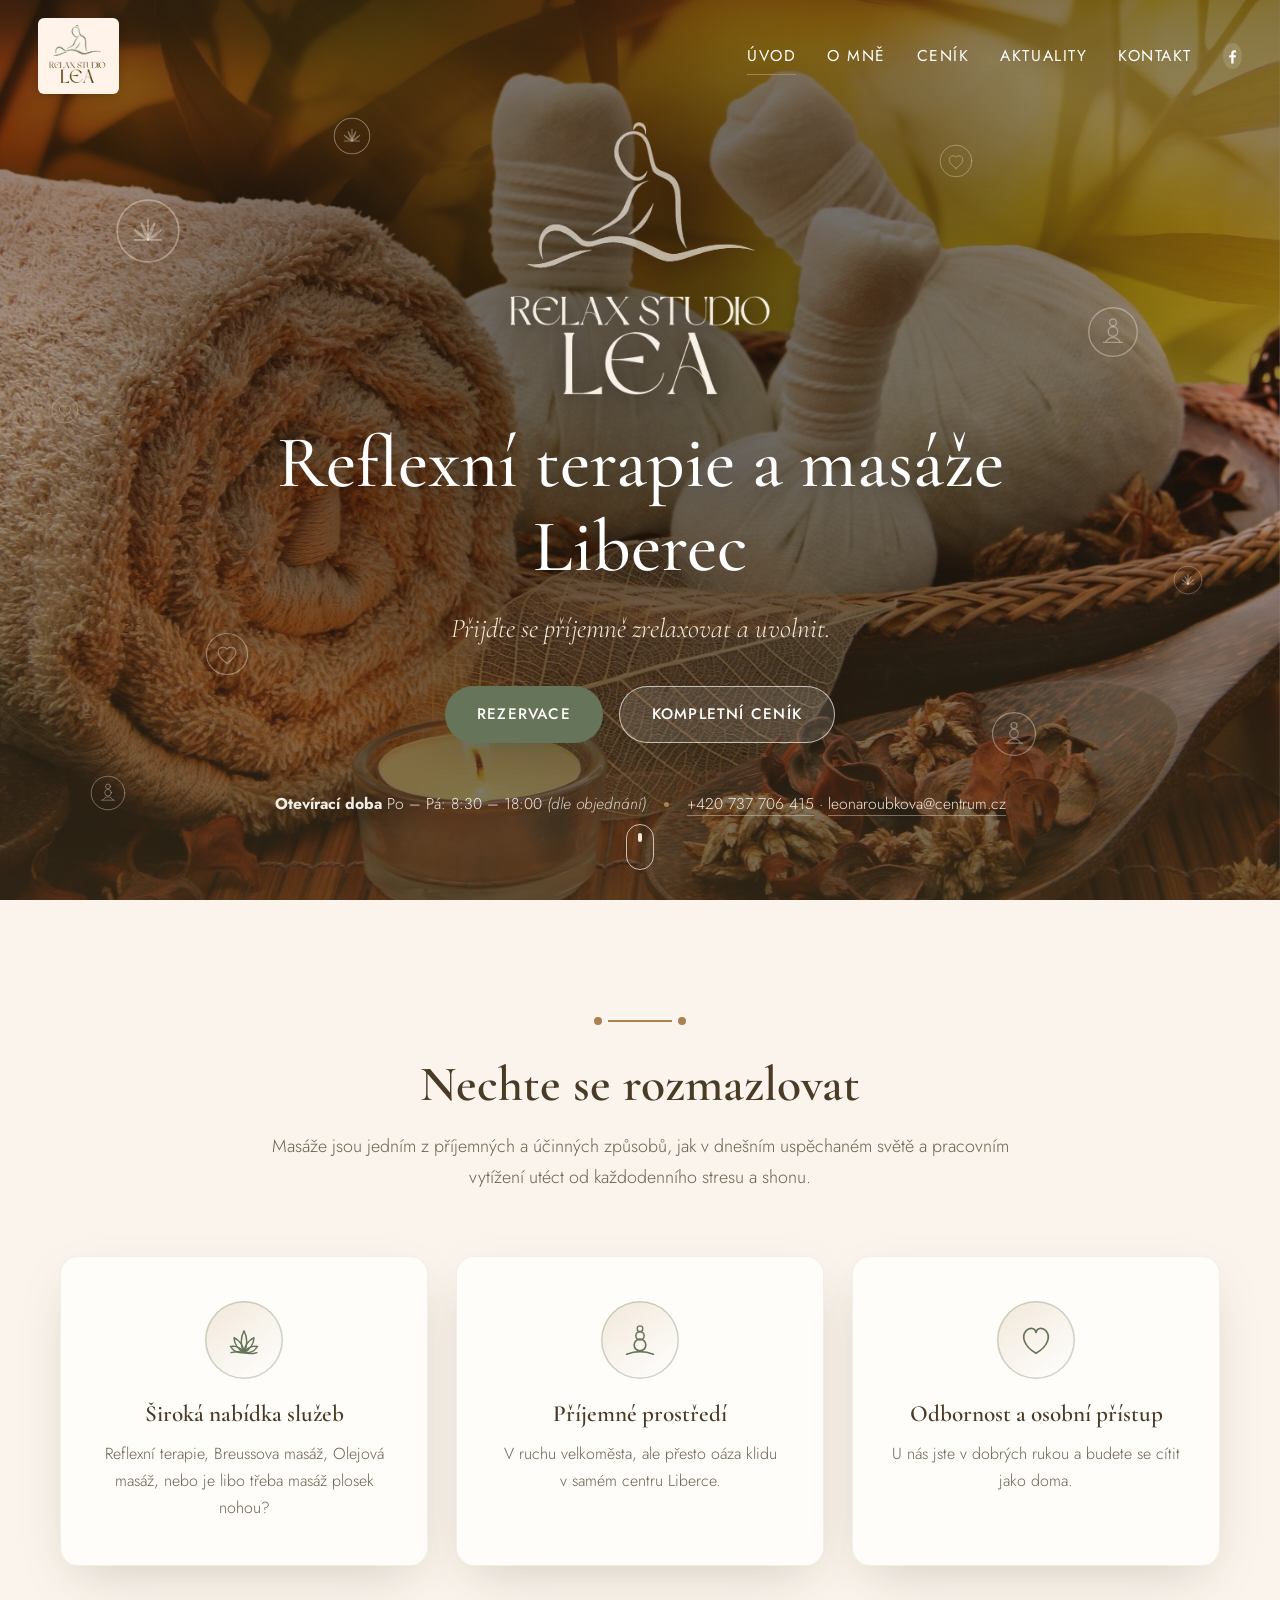
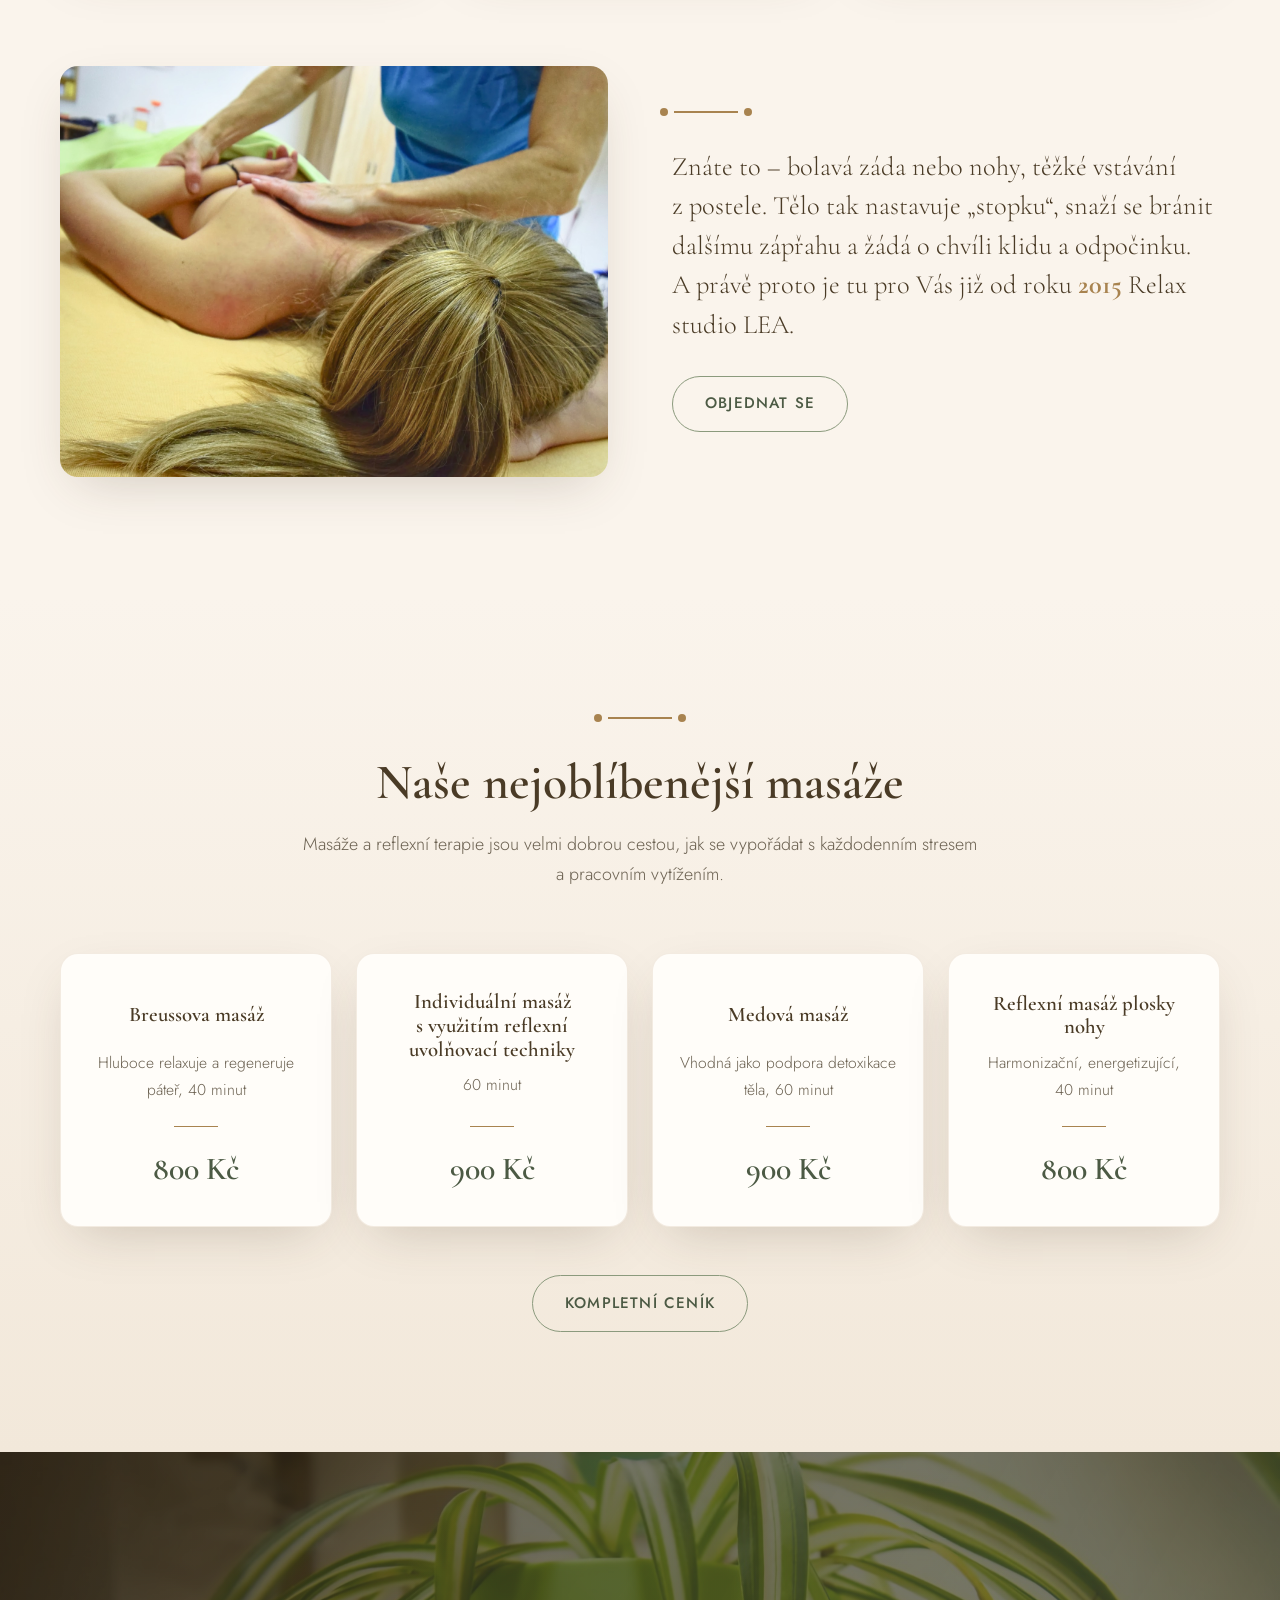
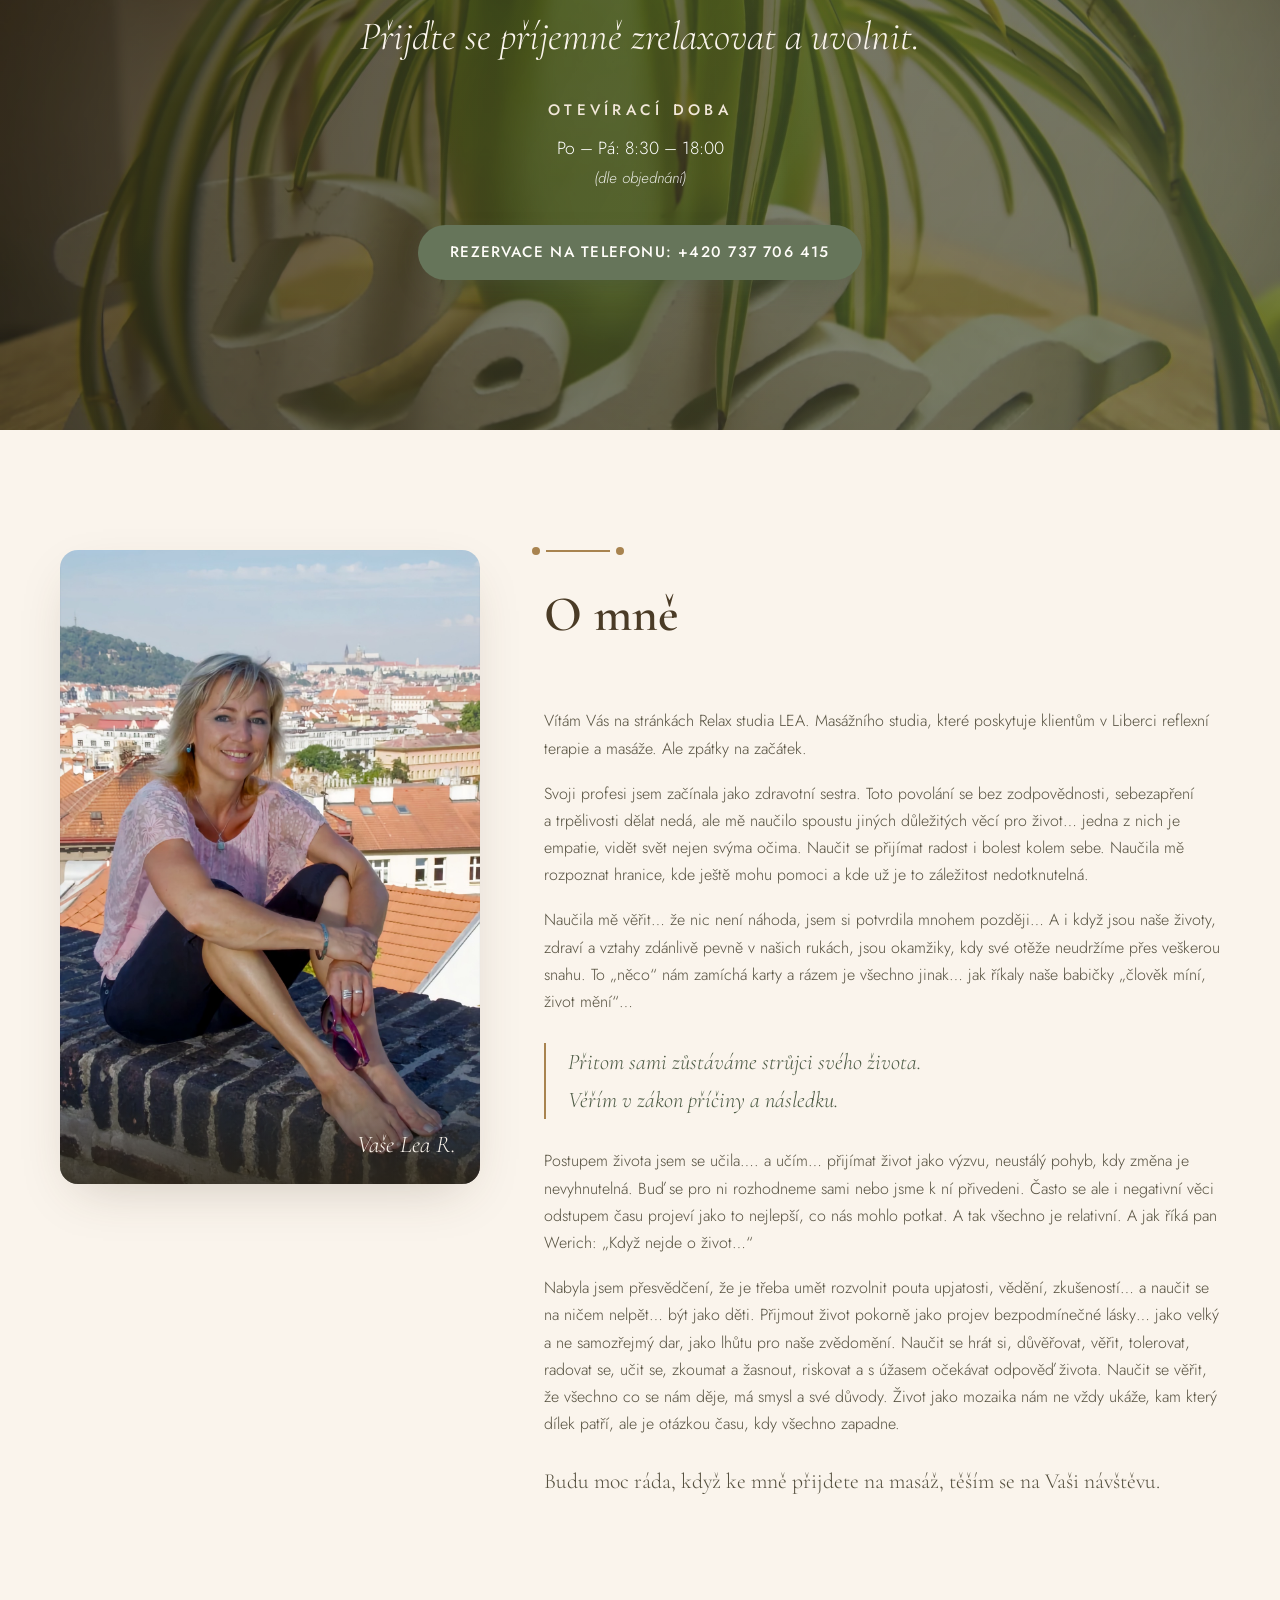
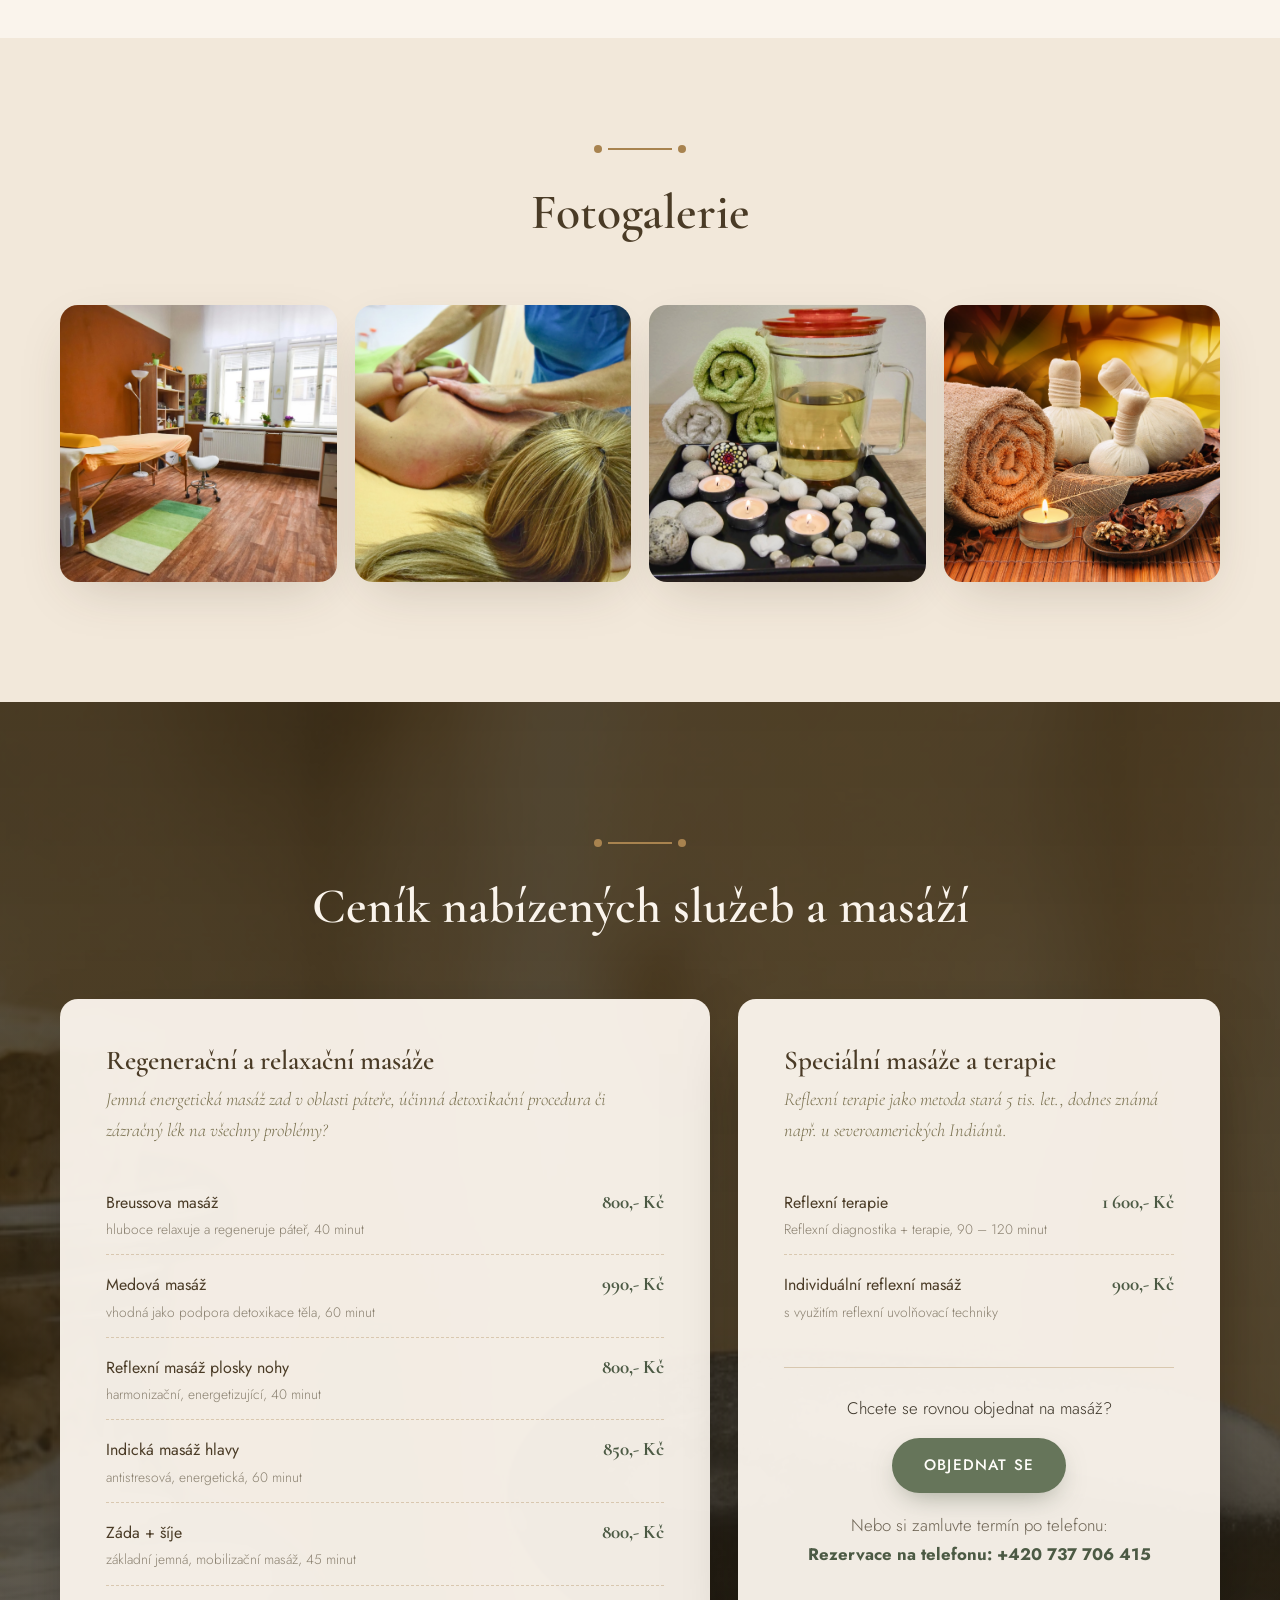
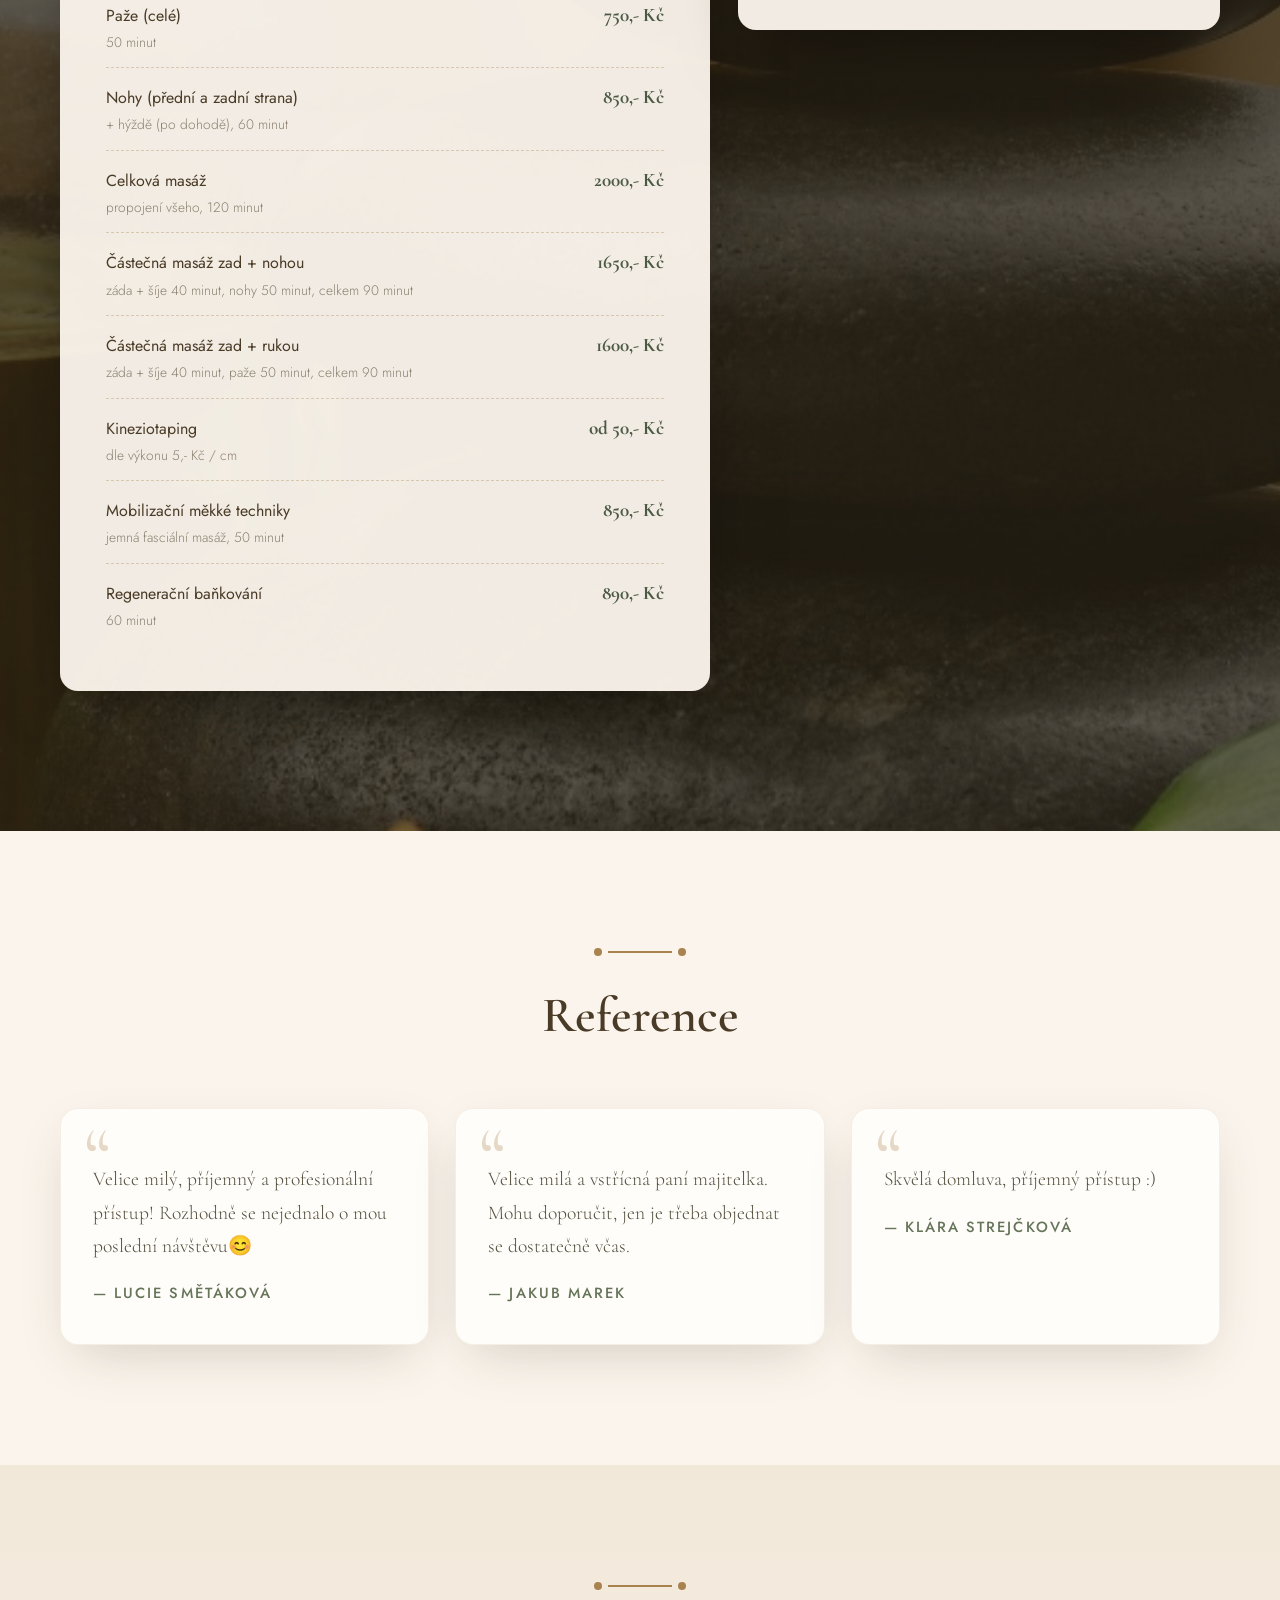
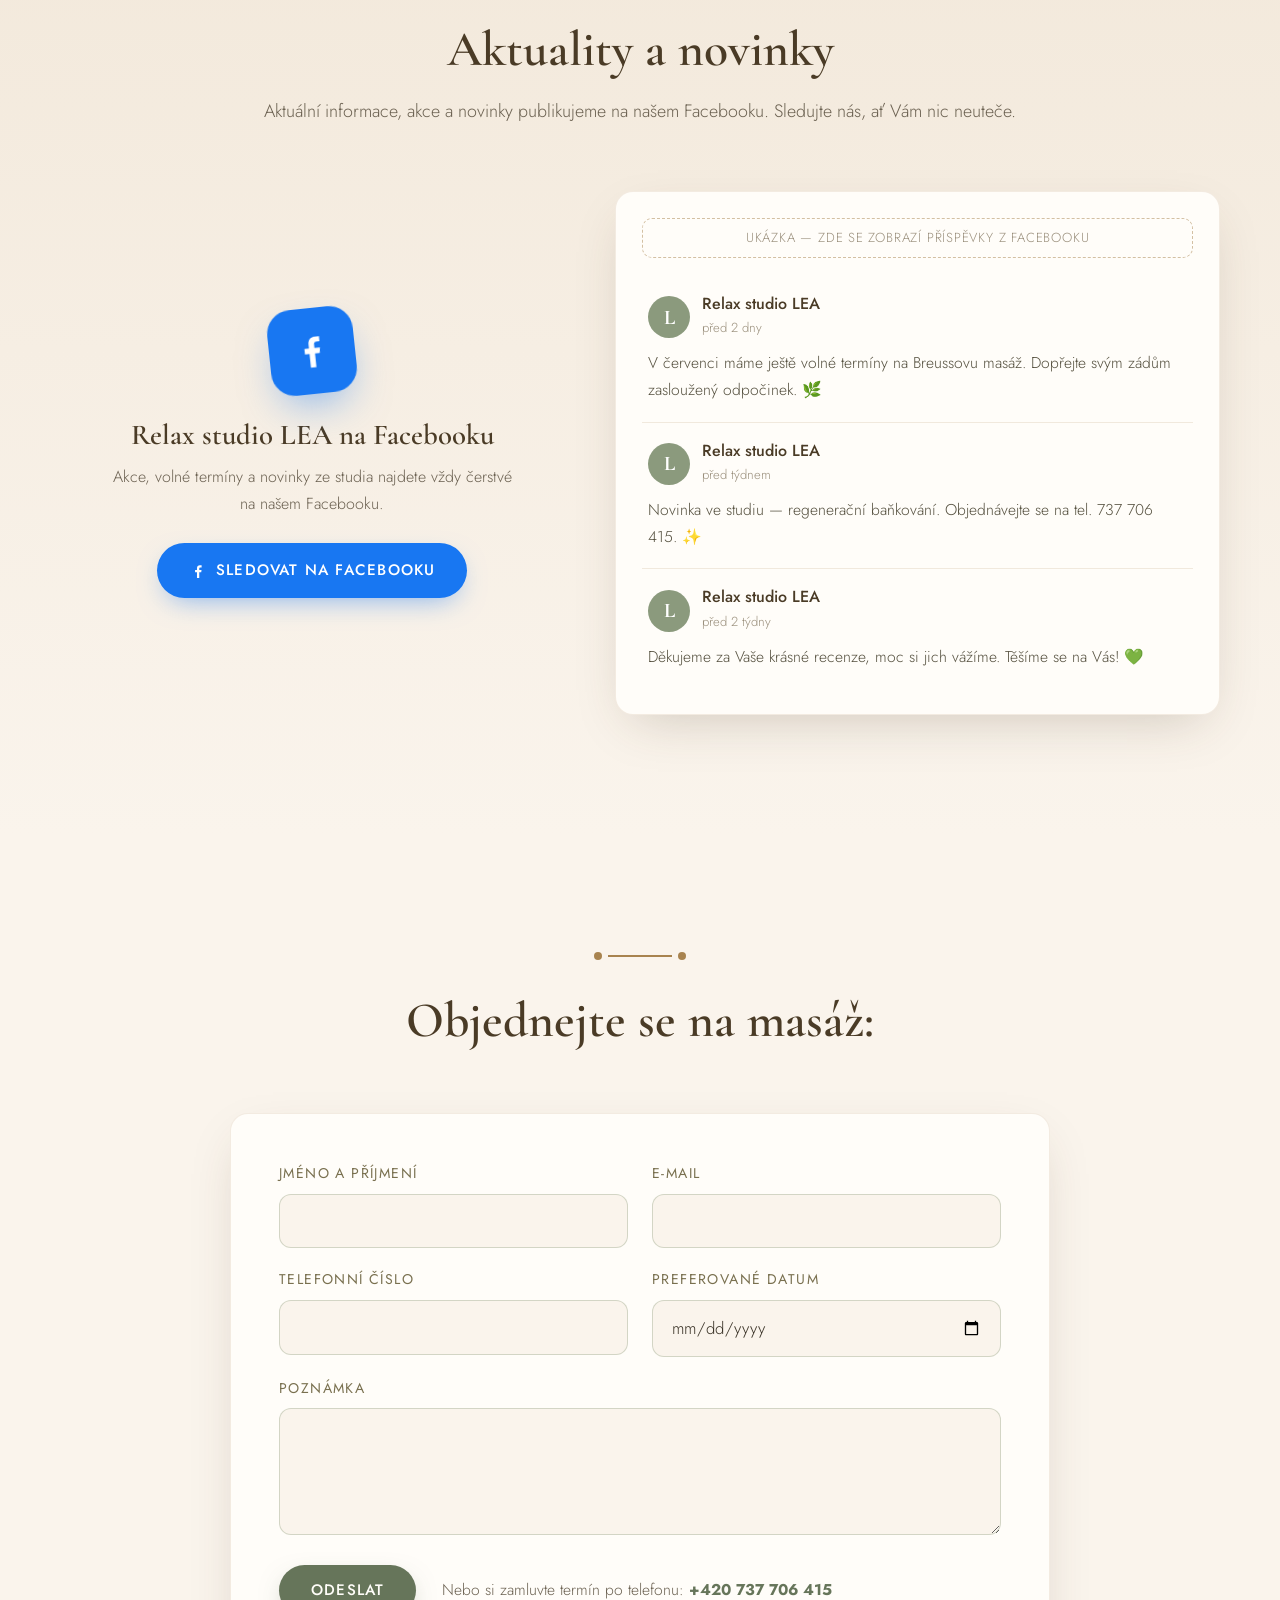
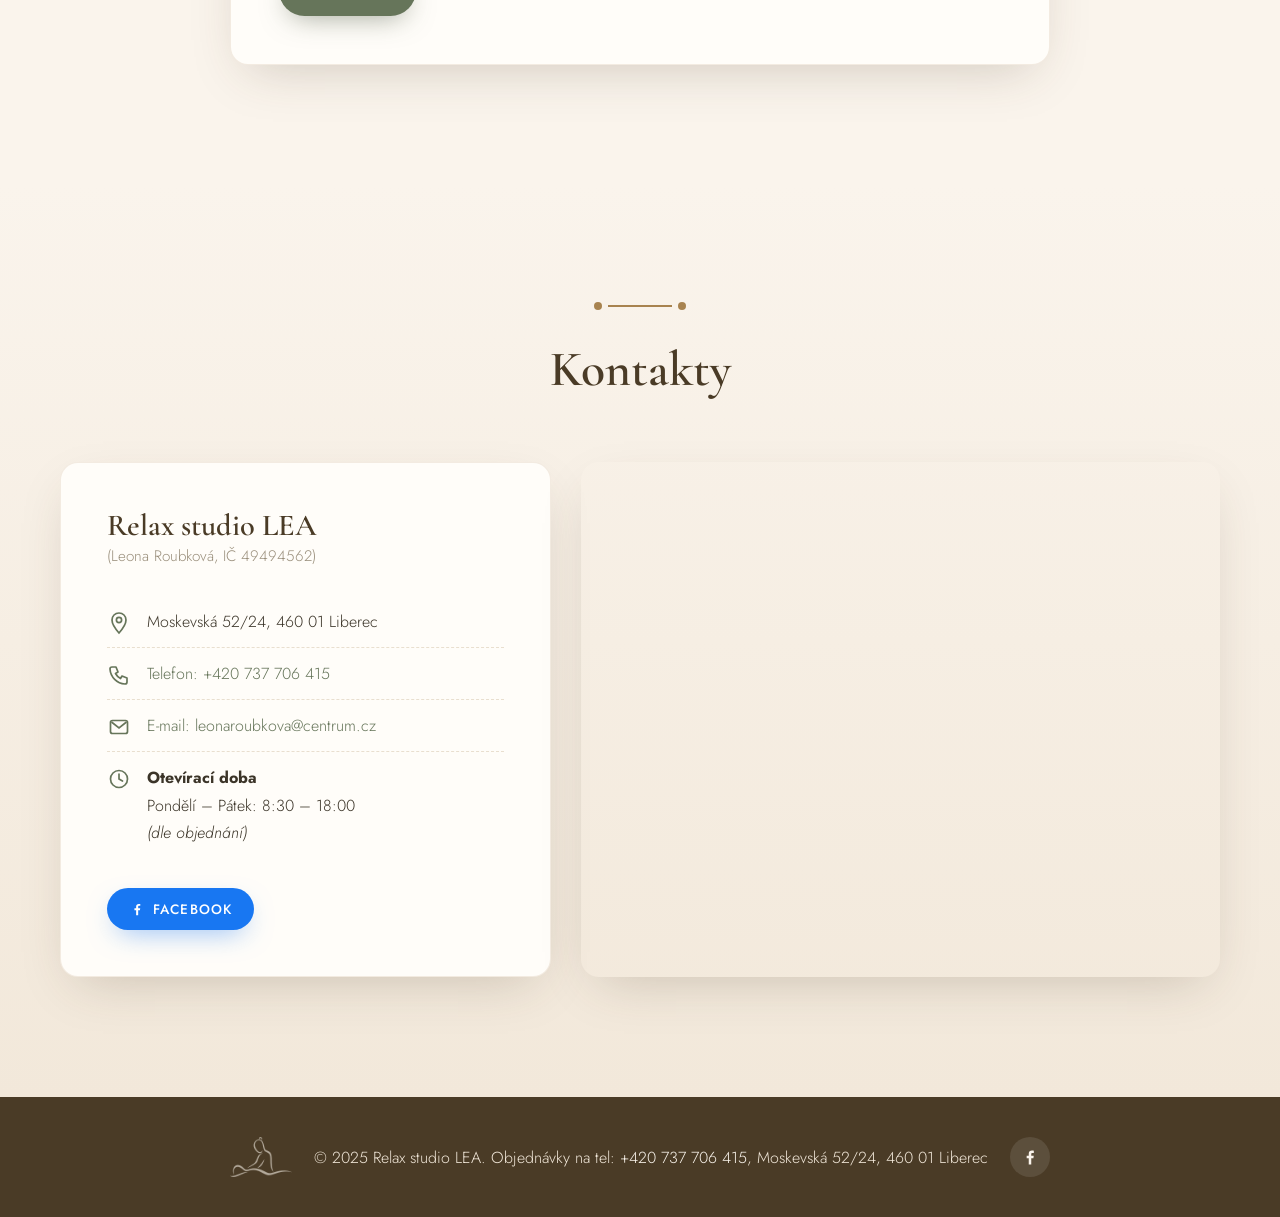
<file: web/index.html>
<!DOCTYPE html>
<html lang="cs">
<head>
<meta charset="UTF-8">
<meta name="viewport" content="width=device-width, initial-scale=1.0">
<title>Relax studio LEA — Reflexní terapie a masáže Liberec</title>
<meta name="description" content="Relax studio LEA — reflexní terapie a masáže v centru Liberce. Přijďte se příjemně zrelaxovat a uvolnit. Objednávky na tel: +420 737 706 415.">
<link rel="icon" href="img/favicon.png" type="image/png">
<link rel="preconnect" href="https://fonts.googleapis.com">
<link rel="preconnect" href="https://fonts.gstatic.com" crossorigin>
<link href="https://fonts.googleapis.com/css2?family=Cormorant+Garamond:ital,wght@0,400;0,500;0,600;0,700;1,400&family=Jost:wght@300;400;500;600&display=swap" rel="stylesheet">
<link rel="stylesheet" href="css/style.css?v=2">
</head>
<body>

<!-- ═══════════ HLAVIČKA ═══════════ -->
<header class="site-header" id="siteHeader">
  <div class="header-inner">
    <a href="#uvod" class="brand">
      <img class="brand-logo" src="img/logo.jpg" alt="Relax studio LEA" width="81" height="76">
    </a>
    <nav class="main-nav" id="mainNav" aria-label="Hlavní navigace">
      <a href="#uvod">Úvod</a>
      <a href="#o-mne">O mně</a>
      <a href="#cenik">Ceník</a>
      <a href="#aktuality">Aktuality</a>
      <a href="#kontakt">Kontakt</a>
      <a href="https://www.facebook.com/leona.roubkova.3" target="_blank" rel="noopener" class="nav-fb" aria-label="Facebook">
        <svg viewBox="0 0 24 24"><path d="M13.5 21v-7.5h2.6l.4-3h-3V8.6c0-.9.3-1.5 1.6-1.5H16.6V4.4c-.3 0-1.2-.1-2.3-.1-2.3 0-3.8 1.4-3.8 3.9v2.3H8v3h2.5V21h3z"/></svg>
      </a>
    </nav>
    <button class="nav-toggle" id="navToggle" aria-label="Otevřít menu" aria-expanded="false">
      <span></span><span></span><span></span>
    </button>
  </div>
</header>

<!-- ═══════════ HERO ═══════════ -->
<section class="hero" id="uvod">
  <div class="hero-bg parallax" data-speed="0.35" style="background-image:url('img/hero.jpg')"></div>
  <div class="hero-overlay"></div>
  <div class="leaf leaf-1"><svg viewBox="0 0 60 60" fill="none" stroke="currentColor" stroke-width="1.6" stroke-linecap="round" stroke-linejoin="round"><circle cx="30" cy="30" r="28"/><path d="M30 38c0-8 0-14 0-19 0 5 0 11 0 19Z"/><path d="M30 38c-3-6-5-11-6-15 3 4 5 9 6 15Zm0 0c3-6 5-11 6-15-3 4-5 9-6 15Z"/><path d="M30 38c-5-4-9-7-12-9 3 4 7 7 12 9Zm0 0c5-4 9-7 12-9-3 4-7 7-12 9Z"/><path d="M18 38h24"/></svg></div>
  <div class="leaf leaf-2"><svg viewBox="0 0 60 60" fill="none" stroke="currentColor" stroke-width="1.6" stroke-linecap="round" stroke-linejoin="round"><circle cx="30" cy="30" r="28"/><circle cx="30" cy="19" r="4"/><circle cx="30" cy="29.5" r="5.5"/><path d="M22 41c2-3 4.6-4.5 8-4.5s6 1.5 8 4.5"/><path d="M19 42h22"/></svg></div>
  <div class="leaf leaf-3"><svg viewBox="0 0 60 60" fill="none" stroke="currentColor" stroke-width="1.6" stroke-linecap="round" stroke-linejoin="round"><circle cx="30" cy="30" r="28"/><path d="M30 43c-7-5.4-12-10-12-15.4A6.6 6.6 0 0 1 30 23.6a6.6 6.6 0 0 1 12 4c0 5.4-5 10-12 15.4Z"/></svg></div>
  <div class="leaf leaf-4"><svg viewBox="0 0 60 60" fill="none" stroke="currentColor" stroke-width="1.6" stroke-linecap="round" stroke-linejoin="round"><circle cx="30" cy="30" r="28"/><path d="M30 38c0-8 0-14 0-19 0 5 0 11 0 19Z"/><path d="M30 38c-3-6-5-11-6-15 3 4 5 9 6 15Zm0 0c3-6 5-11 6-15-3 4-5 9-6 15Z"/><path d="M30 38c-5-4-9-7-12-9 3 4 7 7 12 9Zm0 0c5-4 9-7 12-9-3 4-7 7-12 9Z"/><path d="M18 38h24"/></svg></div>
  <div class="leaf leaf-5"><svg viewBox="0 0 60 60" fill="none" stroke="currentColor" stroke-width="1.6" stroke-linecap="round" stroke-linejoin="round"><circle cx="30" cy="30" r="28"/><circle cx="30" cy="19" r="4"/><circle cx="30" cy="29.5" r="5.5"/><path d="M22 41c2-3 4.6-4.5 8-4.5s6 1.5 8 4.5"/><path d="M19 42h22"/></svg></div>
  <div class="leaf leaf-6"><svg viewBox="0 0 60 60" fill="none" stroke="currentColor" stroke-width="1.6" stroke-linecap="round" stroke-linejoin="round"><circle cx="30" cy="30" r="28"/><path d="M30 43c-7-5.4-12-10-12-15.4A6.6 6.6 0 0 1 30 23.6a6.6 6.6 0 0 1 12 4c0 5.4-5 10-12 15.4Z"/></svg></div>
  <div class="leaf leaf-7"><svg viewBox="0 0 60 60" fill="none" stroke="currentColor" stroke-width="1.6" stroke-linecap="round" stroke-linejoin="round"><circle cx="30" cy="30" r="28"/><path d="M30 38c0-8 0-14 0-19 0 5 0 11 0 19Z"/><path d="M30 38c-3-6-5-11-6-15 3 4 5 9 6 15Zm0 0c3-6 5-11 6-15-3 4-5 9-6 15Z"/><path d="M30 38c-5-4-9-7-12-9 3 4 7 7 12 9Zm0 0c5-4 9-7 12-9-3 4-7 7-12 9Z"/><path d="M18 38h24"/></svg></div>
  <div class="leaf leaf-8"><svg viewBox="0 0 60 60" fill="none" stroke="currentColor" stroke-width="1.6" stroke-linecap="round" stroke-linejoin="round"><circle cx="30" cy="30" r="28"/><circle cx="30" cy="19" r="4"/><circle cx="30" cy="29.5" r="5.5"/><path d="M22 41c2-3 4.6-4.5 8-4.5s6 1.5 8 4.5"/><path d="M19 42h22"/></svg></div>
  <div class="leaf leaf-9"><svg viewBox="0 0 60 60" fill="none" stroke="currentColor" stroke-width="1.6" stroke-linecap="round" stroke-linejoin="round"><circle cx="30" cy="30" r="28"/><path d="M30 43c-7-5.4-12-10-12-15.4A6.6 6.6 0 0 1 30 23.6a6.6 6.6 0 0 1 12 4c0 5.4-5 10-12 15.4Z"/></svg></div>
  <div class="hero-content">
    <img class="hero-logo" src="img/logo-full-light.png" alt="Relax studio LEA" width="620" height="649">
    <h1>Reflexní terapie a&nbsp;masáže Liberec</h1>
    <p class="hero-sub">Přijďte se příjemně zrelaxovat a&nbsp;uvolnit.</p>
    <div class="hero-cta">
      <a href="#objednavka" class="btn btn-solid">Rezervace</a>
      <a href="#cenik" class="btn btn-ghost">Kompletní ceník</a>
    </div>
    <div class="hero-info">
      <span><strong>Otevírací doba</strong> Po&nbsp;–&nbsp;Pá: 8:30&nbsp;–&nbsp;18:00 <em>(dle objednání)</em></span>
      <span class="hero-sep"></span>
      <span><a href="tel:+420737706415">+420 737 706 415</a> · <a href="mailto:leonaroubkova@centrum.cz">leonaroubkova@centrum.cz</a></span>
    </div>
  </div>
  <a href="#rozmazlovat" class="scroll-hint" aria-label="Posunout dolů"><span></span></a>
</section>

<!-- ═══════════ NECHTE SE ROZMAZLOVAT ═══════════ -->
<section class="section intro" id="rozmazlovat">
  <div class="container">
    <div class="section-head reveal">
      <span class="ornament"></span>
      <h2>Nechte se rozmazlovat</h2>
      <p class="lead">Masáže jsou jedním z&nbsp;příjemných a&nbsp;účinných způsobů, jak v&nbsp;dnešním uspěchaném světě a&nbsp;pracovním vytížení utéct od každodenního stresu a&nbsp;shonu.</p>
    </div>
    <div class="features">
      <article class="feature reveal" style="--d:.05s">
        <div class="feature-icon">
          <svg viewBox="0 0 48 48" fill="none" stroke="currentColor" stroke-width="1.75" stroke-linejoin="round">
            <path d="M24 39 C20.2 33 20.6 26.4 24 21.2 C27.4 26.4 27.8 33 24 39 Z" transform="rotate(-66 24 39)"/>
            <path d="M24 39 C20.2 33 20.6 26.4 24 21.2 C27.4 26.4 27.8 33 24 39 Z" transform="rotate(66 24 39)"/>
            <path d="M24 39 C19.9 32.2 20.1 23.6 24 17.6 C27.9 23.6 28.1 32.2 24 39 Z" transform="rotate(-34 24 39)"/>
            <path d="M24 39 C19.9 32.2 20.1 23.6 24 17.6 C27.9 23.6 28.1 32.2 24 39 Z" transform="rotate(34 24 39)"/>
            <path d="M24 39 C19.6 31.2 19.6 21 24 13 C28.4 21 28.4 31.2 24 39 Z"/>
            <path d="M8.5 39.2 Q16.2 37.1 24 39.2 Q31.8 41.3 39.5 39.2" stroke-linecap="round"/>
          </svg>
        </div>
        <h3>Široká nabídka služeb</h3>
        <p>Reflexní terapie, Breussova masáž, Olejová masáž, nebo je libo třeba masáž plosek nohou?</p>
      </article>
      <article class="feature reveal" style="--d:.2s">
        <div class="feature-icon">
          <svg viewBox="0 0 48 48"><circle cx="24" cy="30" r="7" fill="none" stroke="currentColor" stroke-width="2"/><circle cx="24" cy="19" r="5" fill="none" stroke="currentColor" stroke-width="1.8"/><circle cx="24" cy="10.5" r="3.4" fill="none" stroke="currentColor" stroke-width="1.6"/><path d="M8 41 Q24 35 40 41" fill="none" stroke="currentColor" stroke-width="2" stroke-linecap="round"/></svg>
        </div>
        <h3>Příjemné prostředí</h3>
        <p>V&nbsp;ruchu velkoměsta, ale přesto oáza klidu v&nbsp;samém centru Liberce.</p>
      </article>
      <article class="feature reveal" style="--d:.35s">
        <div class="feature-icon">
          <svg viewBox="0 0 48 48"><path d="M24 40 C10 32 6 20 12 13 C17 8 23 10 24 15 C25 10 31 8 36 13 C42 20 38 32 24 40 Z" fill="none" stroke="currentColor" stroke-width="2" stroke-linejoin="round"/></svg>
        </div>
        <h3>Odbornost a&nbsp;osobní přístup</h3>
        <p>U&nbsp;nás jste v&nbsp;dobrých rukou a&nbsp;budete se cítit jako doma.</p>
      </article>
    </div>
    <div class="intro-split">
      <figure class="intro-img reveal-left"><img src="img/3.jpg" alt="Masáž zad v Relax studiu LEA" loading="lazy"></figure>
      <div class="intro-text reveal-right">
        <span class="ornament left"></span>
        <p class="big-quote">Znáte to – bolavá záda nebo nohy, těžké vstávání z&nbsp;postele. Tělo tak nastavuje „stopku“, snaží se bránit dalšímu zápřahu a&nbsp;žádá o&nbsp;chvíli klidu a&nbsp;odpočinku. A&nbsp;právě proto je tu pro Vás již od roku <strong>2015</strong> Relax studio LEA.</p>
        <a href="#objednavka" class="btn btn-outline">Objednat se</a>
      </div>
    </div>
  </div>
</section>

<!-- ═══════════ OBLÍBENÉ MASÁŽE ═══════════ -->
<section class="section popular">
  <div class="container">
    <div class="section-head reveal">
      <span class="ornament"></span>
      <h2>Naše nejoblíbenější masáže</h2>
      <p class="lead">Masáže a&nbsp;reflexní terapie jsou velmi dobrou cestou, jak se vypořádat s&nbsp;každodenním stresem a&nbsp;pracovním vytížením.</p>
    </div>
    <div class="cards">
      <article class="card reveal" style="--d:.05s">
        <h3>Breussova masáž</h3>
        <p>Hluboce relaxuje a&nbsp;regeneruje páteř, 40&nbsp;minut</p>
        <div class="card-price">800&nbsp;Kč</div>
      </article>
      <article class="card reveal" style="--d:.15s">
        <h3>Individuální masáž s&nbsp;využitím reflexní uvolňovací techniky</h3>
        <p>60&nbsp;minut</p>
        <div class="card-price">900&nbsp;Kč</div>
      </article>
      <article class="card reveal" style="--d:.25s">
        <h3>Medová masáž</h3>
        <p>Vhodná jako podpora detoxikace těla, 60&nbsp;minut</p>
        <div class="card-price">900&nbsp;Kč</div>
      </article>
      <article class="card reveal" style="--d:.35s">
        <h3>Reflexní masáž plosky nohy</h3>
        <p>Harmonizační, energetizující, 40&nbsp;minut</p>
        <div class="card-price">800&nbsp;Kč</div>
      </article>
    </div>
    <div class="center reveal"><a href="#cenik" class="btn btn-outline">Kompletní ceník</a></div>
  </div>
</section>

<!-- ═══════════ PARALLAX PÁS ═══════════ -->
<section class="band">
  <div class="band-bg parallax" data-speed="0.25" style="background-image:url('img/4.jpg')"></div>
  <div class="band-overlay"></div>
  <div class="band-content reveal">
    <p class="band-quote">Přijďte se příjemně zrelaxovat a&nbsp;uvolnit.</p>
    <div class="band-hours">
      <strong>Otevírací doba</strong>
      <span>Po&nbsp;–&nbsp;Pá: 8:30&nbsp;–&nbsp;18:00</span>
      <em>(dle objednání)</em>
    </div>
    <a href="tel:+420737706415" class="btn btn-solid">Rezervace na telefonu: +420&nbsp;737&nbsp;706&nbsp;415</a>
  </div>
</section>

<!-- ═══════════ O MNĚ ═══════════ -->
<section class="section about" id="o-mne">
  <div class="container">
    <div class="about-grid">
      <figure class="about-photo reveal-left">
        <img src="img/o-mne.jpg" alt="Leona Roubková — Relax studio LEA" loading="lazy">
        <figcaption>Vaše Lea&nbsp;R.</figcaption>
      </figure>
      <div class="about-text">
        <div class="section-head left reveal">
          <span class="ornament left"></span>
          <h2>O&nbsp;mně</h2>
        </div>
        <div class="reveal">
          <p>Vítám Vás na stránkách Relax studia LEA. Masážního studia, které poskytuje klientům v&nbsp;Liberci reflexní terapie a&nbsp;masáže. Ale zpátky na začátek.</p>
          <p>Svoji profesi jsem začínala jako zdravotní sestra. Toto povolání se bez zodpovědnosti, sebezapření a&nbsp;trpělivosti dělat nedá, ale mě naučilo spoustu jiných důležitých věcí pro život… jedna z&nbsp;nich je empatie, vidět svět nejen svýma očima. Naučit se přijímat radost i&nbsp;bolest kolem sebe. Naučila mě rozpoznat hranice, kde ještě mohu pomoci a&nbsp;kde už je to záležitost nedotknutelná.</p>
          <p>Naučila mě věřit… že nic není náhoda, jsem si potvrdila mnohem později… A&nbsp;i&nbsp;když jsou naše životy, zdraví a&nbsp;vztahy zdánlivě pevně v&nbsp;našich rukách, jsou okamžiky, kdy své otěže neudržíme přes veškerou snahu. To „něco“ nám zamíchá karty a&nbsp;rázem je všechno jinak… jak říkaly naše babičky „člověk míní, život mění“…</p>
          <p class="accent">Přitom sami zůstáváme strůjci svého života.<br>Věřím v&nbsp;zákon příčiny a&nbsp;následku.</p>
          <p>Postupem života jsem se učila…. a&nbsp;učím… přijímat život jako výzvu, neustálý pohyb, kdy změna je nevyhnutelná. Buď se pro ni rozhodneme sami nebo jsme k&nbsp;ní přivedeni. Často se ale i&nbsp;negativní věci odstupem času projeví jako to nejlepší, co nás mohlo potkat. A&nbsp;tak všechno je relativní. A&nbsp;jak říká pan Werich: „Když nejde o&nbsp;život…“</p>
          <p>Nabyla jsem přesvědčení, že je třeba umět rozvolnit pouta upjatosti, vědění, zkušeností… a&nbsp;naučit se na ničem nelpět… být jako děti. Přijmout život pokorně jako projev bezpodmínečné lásky… jako velký a&nbsp;ne samozřejmý dar, jako lhůtu pro naše zvědomění. Naučit se hrát si, důvěřovat, věřit, tolerovat, radovat se, učit se, zkoumat a&nbsp;žasnout, riskovat a&nbsp;s&nbsp;úžasem očekávat odpověď života. Naučit se věřit, že všechno co se nám děje, má smysl a&nbsp;své důvody. Život jako mozaika nám ne vždy ukáže, kam který dílek patří, ale je otázkou času, kdy všechno zapadne.</p>
          <p class="about-invite">Budu moc ráda, když ke mně přijdete na masáž, těším se na Vaši návštěvu.</p>
        </div>
      </div>
    </div>
  </div>
</section>

<!-- ═══════════ FOTOGALERIE ═══════════ -->
<section class="section gallery-section">
  <div class="container">
    <div class="section-head reveal">
      <span class="ornament"></span>
      <h2>Fotogalerie</h2>
    </div>
    <div class="gallery">
      <a href="img/1.jpg" class="g-item reveal" style="--d:.05s"><img src="img/1.jpg" alt="Interiér masážního studia" loading="lazy"></a>
      <a href="img/3.jpg" class="g-item reveal" style="--d:.15s"><img src="img/3.jpg" alt="Masáž zad" loading="lazy"></a>
      <a href="img/2.jpg" class="g-item reveal" style="--d:.25s"><img src="img/2.jpg" alt="Relaxační atmosféra studia" loading="lazy"></a>
      <a href="img/hero.jpg" class="g-item reveal" style="--d:.35s"><img src="img/hero.jpg" alt="Masážní pomůcky a svíčky" loading="lazy"></a>
    </div>
  </div>
</section>

<!-- ═══════════ CENÍK ═══════════ -->
<section class="cenik" id="cenik">
  <div class="cenik-bg parallax" data-speed="0.2" style="background-image:url('img/cenik-background.jpg')"></div>
  <div class="cenik-overlay"></div>
  <div class="container cenik-inner">
    <div class="section-head on-dark reveal">
      <span class="ornament"></span>
      <h2>Ceník nabízených služeb a&nbsp;masáží</h2>
    </div>
    <div class="price-panels">
      <div class="price-panel reveal" style="--d:.1s">
        <h3>Regenerační a&nbsp;relaxační masáže</h3>
        <p class="panel-note">Jemná energetická masáž zad v&nbsp;oblasti páteře, účinná detoxikační procedura či zázračný lék na všechny problémy?</p>
        <ul class="price-list">
          <li><span class="pl-name">Breussova masáž<small>hluboce relaxuje a&nbsp;regeneruje páteř, 40&nbsp;minut</small></span><span class="pl-price">800,-&nbsp;Kč</span></li>
          <li><span class="pl-name">Medová masáž<small>vhodná jako podpora detoxikace těla, 60&nbsp;minut</small></span><span class="pl-price">990,-&nbsp;Kč</span></li>
          <li><span class="pl-name">Reflexní masáž plosky nohy<small>harmonizační, energetizující, 40&nbsp;minut</small></span><span class="pl-price">800,-&nbsp;Kč</span></li>
          <li><span class="pl-name">Indická masáž hlavy<small>antistresová, energetická, 60&nbsp;minut</small></span><span class="pl-price">850,-&nbsp;Kč</span></li>
          <li><span class="pl-name">Záda +&nbsp;šíje<small>základní jemná, mobilizační masáž, 45&nbsp;minut</small></span><span class="pl-price">800,-&nbsp;Kč</span></li>
          <li><span class="pl-name">Paže (celé)<small>50&nbsp;minut</small></span><span class="pl-price">750,-&nbsp;Kč</span></li>
          <li><span class="pl-name">Nohy (přední a&nbsp;zadní strana)<small>+&nbsp;hýždě (po dohodě), 60&nbsp;minut</small></span><span class="pl-price">850,-&nbsp;Kč</span></li>
          <li><span class="pl-name">Celková masáž<small>propojení všeho, 120&nbsp;minut</small></span><span class="pl-price">2000,-&nbsp;Kč</span></li>
          <li><span class="pl-name">Částečná masáž zad +&nbsp;nohou<small>záda +&nbsp;šíje 40&nbsp;minut, nohy 50&nbsp;minut, celkem 90&nbsp;minut</small></span><span class="pl-price">1650,-&nbsp;Kč</span></li>
          <li><span class="pl-name">Částečná masáž zad +&nbsp;rukou<small>záda +&nbsp;šíje 40&nbsp;minut, paže 50&nbsp;minut, celkem 90&nbsp;minut</small></span><span class="pl-price">1600,-&nbsp;Kč</span></li>
          <li><span class="pl-name">Kineziotaping<small>dle výkonu 5,-&nbsp;Kč&nbsp;/&nbsp;cm</small></span><span class="pl-price">od&nbsp;50,-&nbsp;Kč</span></li>
          <li><span class="pl-name">Mobilizační měkké techniky<small>jemná fasciální masáž, 50&nbsp;minut</small></span><span class="pl-price">850,-&nbsp;Kč</span></li>
          <li><span class="pl-name">Regenerační baňkování<small>60&nbsp;minut</small></span><span class="pl-price">890,-&nbsp;Kč</span></li>
        </ul>
      </div>
      <div class="price-panel reveal" style="--d:.25s">
        <h3>Speciální masáže a&nbsp;terapie</h3>
        <p class="panel-note">Reflexní terapie jako metoda stará 5&nbsp;tis. let., dodnes známá např. u&nbsp;severoamerických Indiánů.</p>
        <ul class="price-list">
          <li><span class="pl-name">Reflexní terapie<small>Reflexní diagnostika +&nbsp;terapie, 90&nbsp;–&nbsp;120&nbsp;minut</small></span><span class="pl-price">1&nbsp;600,-&nbsp;Kč</span></li>
          <li><span class="pl-name">Individuální reflexní masáž<small>s&nbsp;využitím reflexní uvolňovací techniky</small></span><span class="pl-price">900,-&nbsp;Kč</span></li>
        </ul>
        <div class="panel-cta">
          <p>Chcete se rovnou objednat na masáž?</p>
          <a href="#objednavka" class="btn btn-solid">Objednat se</a>
          <p class="panel-phone">Nebo si zamluvte termín po telefonu:<br><a href="tel:+420737706415"><strong>Rezervace na telefonu: +420&nbsp;737&nbsp;706&nbsp;415</strong></a></p>
        </div>
      </div>
    </div>
  </div>
</section>

<!-- ═══════════ REFERENCE ═══════════ -->
<section class="section refs">
  <div class="container">
    <div class="section-head reveal">
      <span class="ornament"></span>
      <h2>Reference</h2>
    </div>
    <div class="ref-grid">
      <blockquote class="ref reveal" style="--d:.05s">
        <p>Velice milý, příjemný a&nbsp;profesionální přístup! Rozhodně se nejednalo o&nbsp;mou poslední návštěvu😊</p>
        <footer>— Lucie Smětáková</footer>
      </blockquote>
      <blockquote class="ref reveal" style="--d:.2s">
        <p>Velice milá a&nbsp;vstřícná paní majitelka. Mohu doporučit, jen je třeba objednat se dostatečně včas.</p>
        <footer>— Jakub Marek</footer>
      </blockquote>
      <blockquote class="ref reveal" style="--d:.35s">
        <p>Skvělá domluva, příjemný přístup&nbsp;:)</p>
        <footer>— Klára Strejčková</footer>
      </blockquote>
    </div>
  </div>
</section>

<!-- ═══════════ AKTUALITY / FACEBOOK ═══════════ -->
<section class="section fb-section" id="aktuality">
  <div class="container">
    <div class="section-head reveal">
      <span class="ornament"></span>
      <h2>Aktuality a&nbsp;novinky</h2>
      <p class="lead">Aktuální informace, akce a&nbsp;novinky publikujeme na našem Facebooku. Sledujte nás, ať Vám nic neuteče.</p>
    </div>
    <div class="fb-wrap">
      <div class="fb-follow reveal-left">
        <div class="fb-badge">
          <svg viewBox="0 0 24 24"><path d="M13.5 21v-7.5h2.6l.4-3h-3V8.6c0-.9.3-1.5 1.6-1.5H16.6V4.4c-.3 0-1.2-.1-2.3-.1-2.3 0-3.8 1.4-3.8 3.9v2.3H8v3h2.5V21h3z"/></svg>
        </div>
        <h3>Relax studio LEA na&nbsp;Facebooku</h3>
        <p>Akce, volné termíny a&nbsp;novinky ze studia najdete vždy čerstvé na&nbsp;našem Facebooku.</p>
        <a class="btn btn-fb" href="https://www.facebook.com/leona.roubkova.3" target="_blank" rel="noopener">
          <svg viewBox="0 0 24 24"><path d="M13.5 21v-7.5h2.6l.4-3h-3V8.6c0-.9.3-1.5 1.6-1.5H16.6V4.4c-.3 0-1.2-.1-2.3-.1-2.3 0-3.8 1.4-3.8 3.9v2.3H8v3h2.5V21h3z"/></svg>
          Sledovat na Facebooku
        </a>
      </div>
      <div class="fb-feed reveal-right" id="fbFeed">
        <!-- Příspěvky sem doplní js/aktuality.js — viz návod v tom souboru. -->
      </div>
    </div>
  </div>
</section>

<!-- ═══════════ OBJEDNÁVKA ═══════════ -->
<section class="section booking" id="objednavka">
  <div class="container narrow">
    <div class="section-head reveal">
      <span class="ornament"></span>
      <h2>Objednejte se na masáž:</h2>
    </div>
    <form class="booking-form reveal" id="bookingForm" novalidate>
      <div class="form-grid">
        <label>Jméno a&nbsp;příjmení<input type="text" name="jmeno" required autocomplete="name"></label>
        <label>E-mail<input type="email" name="email" required autocomplete="email"></label>
        <label>Telefonní číslo<input type="tel" name="telefon" required autocomplete="tel"></label>
        <label>Preferované datum<input type="date" name="datum"></label>
        <label class="full">Poznámka<textarea name="poznamka" rows="4"></textarea></label>
      </div>
      <div class="form-actions">
        <button type="submit" class="btn btn-solid">Odeslat</button>
        <p class="form-alt">Nebo si zamluvte termín po telefonu: <a href="tel:+420737706415"><strong>+420&nbsp;737&nbsp;706&nbsp;415</strong></a></p>
      </div>
      <p class="form-sent" id="formSent" hidden>Děkujeme! Otevře se Vám e-mail s&nbsp;předvyplněnou objednávkou — stačí odeslat.</p>
    </form>
  </div>
</section>

<!-- ═══════════ KONTAKT ═══════════ -->
<section class="section contact" id="kontakt">
  <div class="container">
    <div class="section-head reveal">
      <span class="ornament"></span>
      <h2>Kontakty</h2>
    </div>
    <div class="contact-grid">
      <div class="contact-card reveal-left">
        <h3>Relax studio LEA</h3>
        <p class="muted">(Leona Roubková, IČ&nbsp;49494562)</p>
        <ul class="contact-list">
          <li>
            <svg viewBox="0 0 24 24"><path d="M12 2C8 2 5 5 5 9c0 5 7 13 7 13s7-8 7-13c0-4-3-7-7-7Z" fill="none" stroke="currentColor" stroke-width="1.7"/><circle cx="12" cy="9" r="2.6" fill="none" stroke="currentColor" stroke-width="1.7"/></svg>
            Moskevská 52/24, 460&nbsp;01 Liberec
          </li>
          <li>
            <svg viewBox="0 0 24 24"><path d="M5 4h4l2 5-2.5 1.5a12 12 0 0 0 5 5L15 13l5 2v4a2 2 0 0 1-2 2A16 16 0 0 1 3 6a2 2 0 0 1 2-2Z" fill="none" stroke="currentColor" stroke-width="1.7" stroke-linejoin="round"/></svg>
            <a href="tel:+420737706415">Telefon: +420&nbsp;737&nbsp;706&nbsp;415</a>
          </li>
          <li>
            <svg viewBox="0 0 24 24"><rect x="3.5" y="5.5" width="17" height="13" rx="2" fill="none" stroke="currentColor" stroke-width="1.7"/><path d="m4.5 7 7.5 6 7.5-6" fill="none" stroke="currentColor" stroke-width="1.7"/></svg>
            <a href="mailto:leonaroubkova@centrum.cz">E-mail: leonaroubkova@centrum.cz</a>
          </li>
          <li>
            <svg viewBox="0 0 24 24"><circle cx="12" cy="12" r="8.5" fill="none" stroke="currentColor" stroke-width="1.7"/><path d="M12 7v5l3.5 2" fill="none" stroke="currentColor" stroke-width="1.7" stroke-linecap="round"/></svg>
            <span><strong>Otevírací doba</strong><br>Pondělí&nbsp;–&nbsp;Pátek: 8:30&nbsp;–&nbsp;18:00<br><em>(dle objednání)</em></span>
          </li>
        </ul>
        <a class="btn btn-fb sm" href="https://www.facebook.com/leona.roubkova.3" target="_blank" rel="noopener">
          <svg viewBox="0 0 24 24"><path d="M13.5 21v-7.5h2.6l.4-3h-3V8.6c0-.9.3-1.5 1.6-1.5H16.6V4.4c-.3 0-1.2-.1-2.3-.1-2.3 0-3.8 1.4-3.8 3.9v2.3H8v3h2.5V21h3z"/></svg>
          Facebook
        </a>
      </div>
      <div class="contact-map reveal-right">
        <iframe title="Mapa — Moskevská 52/24, Liberec"
          src="https://www.google.com/maps?q=Moskevsk%C3%A1%2052%2F24%2C%20460%2001%20Liberec&output=embed"
          loading="lazy" referrerpolicy="no-referrer-when-downgrade" allowfullscreen></iframe>
      </div>
    </div>
  </div>
</section>

<!-- ═══════════ PATIČKA ═══════════ -->
<footer class="site-footer">
  <div class="container footer-inner">
    <img class="footer-mark" src="img/logo-mark-light.png" alt="" aria-hidden="true">
    <p>© 2025 Relax studio LEA. Objednávky na tel: <a href="tel:+420737706415">+420&nbsp;737&nbsp;706&nbsp;415</a>, Moskevská 52/24, 460&nbsp;01 Liberec</p>
    <a class="footer-fb" href="https://www.facebook.com/leona.roubkova.3" target="_blank" rel="noopener" aria-label="Facebook">
      <svg viewBox="0 0 24 24"><path d="M13.5 21v-7.5h2.6l.4-3h-3V8.6c0-.9.3-1.5 1.6-1.5H16.6V4.4c-.3 0-1.2-.1-2.3-.1-2.3 0-3.8 1.4-3.8 3.9v2.3H8v3h2.5V21h3z"/></svg>
    </a>
  </div>
</footer>

<!-- Lightbox -->
<div class="lightbox" id="lightbox" hidden>
  <button class="lb-close" id="lbClose" aria-label="Zavřít">×</button>
  <img id="lbImg" alt="Fotografie ze studia">
</div>

<script src="js/aktuality.js"></script>
<script src="js/main.js"></script>
</body>
</html>
</file>
<file: web-v2/css/style.css>
/* ═══════════════════════════════════════════════════
   Relax studio LEA — varianta 2 (bento)
   ═══════════════════════════════════════════════════ */

:root{
  --cream:#fbf7f2;
  --sand:#f3ece2;
  --mist:#eaefe9;
  --blush:#f5e7e1;
  --lilac:#eae8f2;
  --sage:#8b9a7d;
  --sage-deep:#5e6e51;
  --clay:#b98e6f;
  --gold:#a8834f;
  --gold-deep:#8a683c;
  --ink:#3a352d;
  --muted:#7c7266;
  --line:rgba(58,53,45,.10);
  --card:#fffdfa;
  --r-lg:28px;
  --r-md:20px;
  --r-sm:14px;
  --ease:cubic-bezier(.22,.68,.32,1);
  --shadow-s:0 2px 10px -4px rgba(58,53,45,.14);
  --shadow-m:0 14px 40px -22px rgba(58,53,45,.42);
  --shadow-l:0 30px 80px -40px rgba(58,53,45,.5);
}

*{box-sizing:border-box}
[hidden]{display:none!important}
html{scroll-behavior:smooth;-webkit-text-size-adjust:100%}
body{
  margin:0;background:var(--cream);color:var(--ink);
  font-family:'Jost',system-ui,sans-serif;font-weight:300;font-size:17px;line-height:1.72;
  overflow-x:hidden;
}
img{max-width:100%;display:block}
a{color:inherit;text-decoration:none}
h1,h2,h3{font-family:'Playfair Display',Georgia,serif;font-weight:400;line-height:1.14;margin:0;letter-spacing:.005em}
p{margin:0 0 1em}
button{font:inherit;color:inherit}

.wrap{width:min(1240px,92%);margin-inline:auto}
.skip{position:absolute;left:-9999px;top:0;background:var(--card);padding:12px 18px;z-index:200;border-radius:0 0 12px 0}
.skip:focus{left:0}
:focus-visible{outline:2px solid var(--sage-deep);outline-offset:3px;border-radius:6px}

/* ─────────── tlačítka ─────────── */
.btn{
  display:inline-flex;align-items:center;justify-content:center;gap:.6em;
  padding:1em 2em;border-radius:100px;border:1px solid transparent;cursor:pointer;
  font-size:.82rem;font-weight:500;letter-spacing:.16em;text-transform:uppercase;
  transition:transform .35s var(--ease),background .35s,color .35s,border-color .35s,box-shadow .35s;
}
.btn.sm{padding:.8em 1.5em;font-size:.72rem}
.btn-fill{background:var(--sage-deep);color:#fdfcf9;box-shadow:var(--shadow-m)}
.btn-fill:hover{background:var(--ink);transform:translateY(-2px)}
.btn-line{border-color:rgba(58,53,45,.28);color:var(--ink)}
.btn-line:hover{border-color:var(--sage-deep);background:rgba(139,154,125,.12);transform:translateY(-2px)}
.lnk{
  background:none;border:0;padding:0;cursor:pointer;
  font-size:.86rem;letter-spacing:.06em;color:var(--sage-deep);
  border-bottom:1px solid rgba(94,110,81,.4);transition:color .3s,border-color .3s;
}
.lnk:hover{color:var(--ink);border-color:var(--ink)}
.ico-fb{width:1.15em;height:1.15em;fill:currentColor}

/* ─────────── hlavička ─────────── */
.hdr{position:fixed;inset:0 0 auto 0;z-index:100;padding:14px 0;transition:padding .45s var(--ease),background .45s,box-shadow .45s}
.hdr::before{
  content:"";position:absolute;inset:0;opacity:0;transition:opacity .45s;
  background:rgba(251,247,242,.82);backdrop-filter:blur(14px);-webkit-backdrop-filter:blur(14px);
  box-shadow:0 10px 40px -30px rgba(58,53,45,.6);
}
/* ztmavení pod hlavičkou, aby světlé logo a menu byly čitelné nad videem */
.hdr::after{
  content:"";position:absolute;inset:-1px 0 auto 0;height:190px;z-index:-1;pointer-events:none;
  background:linear-gradient(180deg,rgba(42,35,26,.58) 0%,rgba(42,35,26,.28) 45%,rgba(42,35,26,0) 100%);
  transition:opacity .45s;
}
.hdr.is-stuck::after{opacity:0}
.hdr.is-stuck{padding:8px 0}
.hdr.is-stuck::before{opacity:1}
.hdr-in{position:relative;width:min(1240px,92%);margin-inline:auto;display:flex;align-items:center;justify-content:space-between;gap:24px}
.hdr-brand{position:relative;display:block;flex-shrink:0;line-height:0}
.hdr-logo{width:auto;height:66px;transition:height .45s var(--ease),opacity .45s}
.hdr-logo-dark{position:absolute;inset:0;opacity:0}
.hdr.is-stuck .hdr-logo{height:52px}
.hdr.is-stuck .hdr-logo-light{opacity:0}
.hdr.is-stuck .hdr-logo-dark{opacity:1}
.hdr-nav{display:flex;align-items:center;gap:28px}
.hdr-nav a{font-size:.78rem;letter-spacing:.18em;text-transform:uppercase;color:#fffaf3;position:relative;padding:6px 0;transition:color .35s}
.hdr-nav a::after{content:"";position:absolute;left:0;right:100%;bottom:0;height:1px;background:currentColor;transition:right .35s var(--ease)}
.hdr-nav a:hover::after{right:0}
.hdr.is-stuck .hdr-nav a{color:var(--ink)}
/* Aktuality — plný zlatý štítek s tepající tečkou; čitelný na fotce i na světlé hlavičce */
.hdr-nav a.nav-news{
  background:var(--gold-deep);color:#fffaf3;
  border-radius:100px;padding:.7em 1.4em;
  box-shadow:0 4px 14px -6px rgba(58,53,45,.5);
}
.hdr-nav .nav-news::after{display:none}
.hdr-nav a.nav-news:hover{background:var(--ink)}
.hdr.is-stuck .hdr-nav a.nav-news{color:#fffaf3}
.nav-dot{
  display:inline-block;width:6px;height:6px;margin-left:8px;vertical-align:2px;
  border-radius:50%;background:#fffaf3;
  animation:tep 2.8s ease-out infinite;
}
@keyframes tep{
  0%{box-shadow:0 0 0 0 rgba(255,250,243,.7)}
  60%{box-shadow:0 0 0 6px rgba(255,250,243,0)}
  100%{box-shadow:0 0 0 0 rgba(255,250,243,0)}
}
.hdr-nav .nav-cta{
  border:1px solid rgba(255,250,243,.5);border-radius:100px;padding:.7em 1.5em;
}
.hdr-nav .nav-cta::after{display:none}
.hdr-nav .nav-cta:hover{background:rgba(255,250,243,.16)}
/* pozor na specificitu: obecné `.hdr.is-stuck .hdr-nav a` je silnější než `.hdr.is-stuck .nav-cta`,
   proto tu musí být selektor přes .hdr-nav — jinak tlačítko zdědí tmavý text na tmavém podkladu */
.hdr.is-stuck .hdr-nav .nav-cta{border-color:var(--sage-deep);background:var(--sage-deep);color:#fdfcf9}
.hdr.is-stuck .hdr-nav .nav-cta:hover{background:var(--ink);border-color:var(--ink)}
.hdr-burger{display:none;background:none;border:0;width:44px;height:38px;padding:8px;cursor:pointer}
.hdr-burger span{display:block;height:1.5px;background:#fffaf3;margin:6px 0;transition:transform .4s var(--ease),opacity .3s,background .45s}
.hdr.is-stuck .hdr-burger span{background:var(--ink)}
.hdr.is-open .hdr-burger span:nth-child(1){transform:translateY(7.5px) rotate(45deg)}
.hdr.is-open .hdr-burger span:nth-child(2){opacity:0}
.hdr.is-open .hdr-burger span:nth-child(3){transform:translateY(-7.5px) rotate(-45deg)}

/* ─────────── hero ─────────── */
.hero{position:relative;min-height:100svh;display:flex;align-items:center;overflow:hidden;isolation:isolate}
.hero-media{position:absolute;inset:0;z-index:-3}
.hero-video{width:100%;height:100%;object-fit:cover;filter:saturate(.6) contrast(1.04) sepia(.22)}
.hero-tint{
  position:absolute;inset:0;
  background:
    radial-gradient(120% 90% at 18% 12%,rgba(197,152,116,.42) 0%,rgba(197,152,116,0) 58%),
    radial-gradient(110% 80% at 88% 82%,rgba(139,154,125,.52) 0%,rgba(139,154,125,0) 62%),
    linear-gradient(180deg,rgba(48,40,30,.62) 0%,rgba(52,44,34,.3) 30%,rgba(52,44,34,.26) 55%,rgba(48,40,30,.66) 100%);
}
.hero-grain{
  position:absolute;inset:0;opacity:.5;mix-blend-mode:soft-light;
  background-image:url("data:image/svg+xml,%3Csvg xmlns='http://www.w3.org/2000/svg' width='160' height='160'%3E%3Cfilter id='n'%3E%3CfeTurbulence type='fractalNoise' baseFrequency='.85' numOctaves='3'/%3E%3C/filter%3E%3Crect width='160' height='160' filter='url(%23n)' opacity='.5'/%3E%3C/svg%3E");
}
.orb{position:absolute;z-index:-2;border-radius:50%;filter:blur(60px);opacity:.5;will-change:transform}
.orb-a{width:44vw;height:44vw;left:-10vw;top:4vh;background:radial-gradient(circle,rgba(245,231,225,.9),rgba(245,231,225,0) 70%);animation:drift1 26s ease-in-out infinite}
.orb-b{width:38vw;height:38vw;right:-8vw;bottom:-6vh;background:radial-gradient(circle,rgba(234,239,233,.85),rgba(234,239,233,0) 70%);animation:drift2 32s ease-in-out infinite}
.orb-c{width:28vw;height:28vw;left:46%;top:52%;background:radial-gradient(circle,rgba(234,232,242,.8),rgba(234,232,242,0) 70%);animation:drift3 38s ease-in-out infinite}
@keyframes drift1{0%,100%{transform:translate3d(0,0,0) scale(1)}50%{transform:translate3d(6vw,4vh,0) scale(1.12)}}
@keyframes drift2{0%,100%{transform:translate3d(0,0,0) scale(1.05)}50%{transform:translate3d(-5vw,-5vh,0) scale(.94)}}
@keyframes drift3{0%,100%{transform:translate3d(0,0,0) scale(.95)}50%{transform:translate3d(-4vw,3vh,0) scale(1.15)}}

.hero-in{position:relative;z-index:2;width:min(1240px,92%);margin-inline:auto;color:#fffaf3;padding:160px 0 120px;max-width:1240px}
.hero-eyebrow{font-size:.76rem;letter-spacing:.34em;text-transform:uppercase;color:rgba(255,250,243,.82);margin-bottom:22px}
.hero-title{font-size:clamp(2.7rem,7.4vw,6.6rem);font-weight:400;letter-spacing:-.015em;text-shadow:0 20px 60px rgba(30,24,16,.34)}
.hero-lead{font-family:'Playfair Display',serif;font-style:italic;font-size:clamp(1.25rem,2.4vw,1.8rem);color:rgba(255,250,243,.94);margin:22px 0 40px}
.hero-btns{display:flex;gap:14px;flex-wrap:wrap}
.hero-btns .btn-line{border-color:rgba(255,250,243,.55);color:#fffaf3}
.hero-btns .btn-line:hover{background:rgba(255,250,243,.14);border-color:#fffaf3}
.hero-facts{display:flex;gap:44px;flex-wrap:wrap;margin:64px 0 0;padding-top:26px;border-top:1px solid rgba(255,250,243,.24)}
.hero-facts dt{font-size:.68rem;letter-spacing:.24em;text-transform:uppercase;color:rgba(255,250,243,.66);margin-bottom:4px}
.hero-facts dd{margin:0;font-size:.98rem}
.hero-facts a{border-bottom:1px solid rgba(255,250,243,.4)}
/* spodních 46 px hero překrývá následující sekce (.sec-lift má záporný margin),
   proto je ukazatel posazený nad ní */
.hero-scroll{position:absolute;left:50%;bottom:74px;transform:translateX(-50%);width:26px;height:42px;border:1px solid rgba(255,250,243,.5);border-radius:100px;z-index:2}
.hero-scroll span{position:absolute;left:50%;top:9px;width:3px;height:7px;margin-left:-1.5px;border-radius:2px;background:#fffaf3;animation:wheel 2.1s var(--ease) infinite}
@keyframes wheel{0%{opacity:0;transform:translateY(0)}25%{opacity:1}70%{opacity:0;transform:translateY(15px)}100%{opacity:0}}

/* ─────────── sekce ─────────── */
.sec{position:relative;padding:clamp(80px,10vw,150px) 0;z-index:1;overflow:hidden}
.sec-lift{background:var(--cream);border-radius:var(--r-lg) var(--r-lg) 0 0;margin-top:-46px;box-shadow:0 -30px 60px -40px rgba(58,53,45,.45)}
.sec-tint{background:linear-gradient(180deg,var(--sand) 0%,var(--cream) 100%)}
.sec-form{background:linear-gradient(180deg,var(--mist) 0%,var(--cream) 100%)}

/* jemné světelné skvrny v pozadí sekcí — aby plochy nebyly holé */
.sec::before,.sec::after{content:"";position:absolute;border-radius:50%;pointer-events:none;z-index:0;filter:blur(70px)}
.sec::before{width:38vw;height:38vw;top:-6vw;right:-10vw;background:radial-gradient(circle,rgba(139,154,125,.16),rgba(139,154,125,0) 70%)}
.sec::after{width:32vw;height:32vw;bottom:-8vw;left:-12vw;background:radial-gradient(circle,rgba(197,152,116,.14),rgba(197,152,116,0) 70%)}
.sec > .wrap{position:relative;z-index:1}

.head{max-width:760px;margin:0 auto clamp(42px,5vw,70px);text-align:center}
.head .kicker::after{
  content:"";display:block;width:56px;height:1px;margin:14px auto 0;
  background:linear-gradient(90deg,rgba(168,131,79,0),rgba(168,131,79,.7),rgba(168,131,79,0));
}
.head.left{text-align:left;margin-inline:0}
.kicker{display:inline-block;font-size:.7rem;letter-spacing:.32em;text-transform:uppercase;color:var(--gold);margin-bottom:16px}
.head h2{font-size:clamp(2.1rem,4.6vw,3.4rem)}
.lead{color:var(--muted);margin-top:18px;font-size:1.06rem}

/* ─────────── bento mřížka ─────────── */
.bento{display:grid;grid-template-columns:repeat(12,1fr);gap:18px}
.c3{grid-column:span 3}
.c4{grid-column:span 4}
.c5{grid-column:span 5}
.c6{grid-column:span 6}
.c7{grid-column:span 7}
.c8{grid-column:span 8}
.c12{grid-column:span 12}
.r2{grid-row:span 2}

.tile{
  position:relative;background:var(--card);border:1px solid var(--line);border-radius:var(--r-md);
  padding:34px;overflow:hidden;box-shadow:var(--shadow-s);
  transition:transform .5s var(--ease),box-shadow .5s var(--ease);
}
.tile:hover{transform:translateY(-4px);box-shadow:var(--shadow-m)}
.tile h3{font-size:1.5rem;margin-bottom:10px}
.tile p{color:var(--muted);margin:0}
.tile-soft{background:linear-gradient(160deg,var(--mist),var(--card) 70%);display:flex;flex-direction:column}
.tile-accent{background:linear-gradient(155deg,var(--blush),var(--sand));display:flex;flex-direction:column;justify-content:center}
.tile-num{font-family:'Playfair Display',serif;font-size:clamp(3rem,6vw,4.6rem);line-height:1;color:var(--sage-deep);margin:0 0 12px}
.tile-ico{display:block;width:56px;height:56px;color:var(--sage);margin-bottom:18px}

/* štítky se službami — zaplní dlaždici a rovnou napoví, co studio nabízí */
.tile-tags{list-style:none;display:flex;flex-wrap:wrap;gap:8px;padding:0;margin:22px 0 0}
.tile-tags li{
  font-size:.82rem;letter-spacing:.02em;color:var(--sage-deep);
  background:rgba(139,154,125,.14);border:1px solid rgba(139,154,125,.28);
  border-radius:100px;padding:.42em 1em;
}
.tile-lnk{align-self:flex-start;margin-top:auto;padding-top:24px}

.tile-kicker{display:block;font-size:.7rem;letter-spacing:.3em;text-transform:uppercase;color:var(--gold);margin-bottom:10px}
.tile-stats{display:grid;grid-template-columns:1fr 1fr;gap:18px;margin:26px 0 0;padding-top:22px;border-top:1px solid rgba(58,53,45,.12)}
.tile-accent{justify-content:flex-start}
.tile-accent .tile-stats{margin-top:auto}
.tile-stats dt{font-size:.68rem;letter-spacing:.2em;text-transform:uppercase;color:var(--muted);margin-bottom:4px}
.tile-stats dd{margin:0;font-family:'Playfair Display',serif;font-size:1.32rem;color:var(--ink)}
.tile-ico svg{width:100%;height:100%}
/* Fotka vyplňuje dlaždici a nikdy neurčuje její výšku — jinak portrétní snímek
   roztáhne celý řádek mřížky a vedle vznikne prázdné místo.
   Přesah nahoře i dole je rezerva pro parallax, aby se neodkryl okraj. */
.tile-photo{padding:0;min-height:440px}
.tile-photo img{
  position:absolute;left:0;right:0;top:-48px;height:calc(100% + 96px);
  width:100%;object-fit:cover;transition:transform 1.1s var(--ease);
}
.tile-photo:hover img{transform:scale(1.05)}
.tile-cap{
  position:absolute;inset:auto 0 0 0;padding:30px;color:#fffaf3;
  background:linear-gradient(0deg,rgba(46,40,32,.82) 0%,rgba(46,40,32,.34) 60%,rgba(46,40,32,0) 100%);
}
.tile-cap h3{color:#fffaf3}
.tile-cap p{color:rgba(255,250,243,.86)}
.tile-quote{
  display:flex;flex-direction:column;justify-content:center;align-items:flex-start;gap:26px;
  background:linear-gradient(120deg,var(--sand),var(--lilac));
}
.tile-quote blockquote{margin:0;font-family:'Playfair Display',serif;font-size:clamp(1.2rem,1.6vw,1.5rem);font-style:italic;line-height:1.48}

/* ─────────── služby ─────────── */
.bento-srv{gap:18px}
.srv{
  display:flex;flex-direction:column;background:var(--card);border:1px solid var(--line);
  border-radius:var(--r-md);overflow:hidden;box-shadow:var(--shadow-s);
  transition:transform .5s var(--ease),box-shadow .5s var(--ease),border-color .5s;
}
.srv:hover{transform:translateY(-4px);box-shadow:var(--shadow-m);border-color:rgba(139,154,125,.4)}
.srv-img{overflow:hidden;height:210px;background:var(--sand)}
.srv-big .srv-img{height:290px}
.srv-img img{width:100%;height:100%;object-fit:cover;transition:transform 1.1s var(--ease)}
.srv:hover .srv-img img{transform:scale(1.06)}
.srv-body{padding:28px 28px 26px;display:flex;flex-direction:column;flex:1}
.srv-top{display:flex;align-items:baseline;justify-content:space-between;gap:16px}
.srv-top h3{font-size:1.42rem}
.srv-big .srv-top h3{font-size:1.85rem}
.srv-price{font-size:.92rem;font-weight:500;letter-spacing:.04em;color:var(--sage-deep);white-space:nowrap}
.srv-meta{color:var(--muted);font-size:.9rem;margin:8px 0 0}
.srv-detail{overflow:hidden}
.srv-detail p{color:var(--muted);font-size:.95rem;margin:16px 0 0;padding-top:16px;border-top:1px solid var(--line)}
.srv-acts{display:flex;align-items:center;justify-content:space-between;gap:14px;margin-top:auto;padding-top:22px;flex-wrap:wrap}
.srv-slim{background:linear-gradient(165deg,var(--card),var(--sand) 160%)}
.srv-cta{
  display:flex;align-items:center;justify-content:space-between;gap:36px;flex-wrap:wrap;
  background:linear-gradient(125deg,var(--mist),var(--blush));
}
.srv-cta h3{font-size:1.75rem;margin-bottom:8px}
.srv-cta p{max-width:52ch}
.srv-cta-btns{display:flex;gap:12px;flex-wrap:wrap}
.srv.is-picked{border-color:var(--sage);box-shadow:0 0 0 2px rgba(139,154,125,.28),var(--shadow-m)}

/* ─────────── parallax pás ─────────── */
.band{position:relative;min-height:70vh;display:flex;align-items:center;overflow:hidden;isolation:isolate}
.band-bg{position:absolute;inset:-14% 0;background-size:cover;background-position:center;z-index:-2;will-change:transform}
.band-veil{position:absolute;inset:0;z-index:-1;background:linear-gradient(180deg,rgba(58,53,45,.5),rgba(58,53,45,.34) 50%,rgba(58,53,45,.62))}
.band-in{width:min(760px,90%);margin-inline:auto;text-align:center;color:#fffaf3;padding:80px 0}
.band-quote{font-family:'Playfair Display',serif;font-style:italic;font-size:clamp(1.7rem,4vw,2.9rem);line-height:1.3;margin-bottom:24px}
.band-hours{font-size:.98rem;color:rgba(255,250,243,.9);margin-bottom:30px}
.band-hours strong{font-weight:500;letter-spacing:.1em;text-transform:uppercase;font-size:.76rem;margin-right:8px}

/* Světlá varianta pásu — pro prosvětlené fotky, kde by tmavý závoj zabil atmosféru.
   Místo ztmavení se přes fotku položí krémový závoj a text je tmavý. */
.band-light .band-veil{
  background:
    radial-gradient(58% 62% at 50% 50%,rgba(251,247,242,.78) 0%,rgba(251,247,242,.42) 60%,rgba(251,247,242,.28) 100%),
    linear-gradient(180deg,rgba(251,247,242,.5) 0%,rgba(251,247,242,.26) 45%,rgba(243,236,226,.6) 100%);
}
.band-light .band-in{color:var(--ink)}
.band-light .band-quote{text-shadow:0 1px 0 rgba(255,253,250,.6)}
.band-light .band-hours{color:var(--muted)}
.band-light .band-hours strong{color:var(--gold-deep)}

/* ─────────── o mně ─────────── */
.bento-about{align-items:stretch}
.about-photo{min-height:560px}
.about-photo img{object-position:center 22%}
.about-text{
  background:var(--card);border:1px solid var(--line);border-radius:var(--r-md);
  padding:clamp(30px,4vw,54px);box-shadow:var(--shadow-s);
  display:flex;flex-direction:column;justify-content:flex-start;
}
.about-text .kicker{margin-bottom:10px}
#aboutToggle{align-self:flex-start;margin-top:10px}
.about-foot{
  display:grid;grid-template-columns:repeat(3,auto);gap:26px;justify-content:start;
  margin:auto 0 0;padding-top:30px;border-top:1px solid var(--line);
}
.about-foot dt{font-size:.66rem;letter-spacing:.22em;text-transform:uppercase;color:var(--gold);margin-bottom:4px}
.about-foot dd{margin:0;font-size:.94rem;color:var(--ink)}
.about-foot a{border-bottom:1px solid var(--line)}
.about-foot a:hover{border-color:var(--sage-deep)}
.about-text p{color:var(--muted)}
.about-accent{
  font-family:'Playfair Display',serif;font-style:italic;font-size:1.28rem;
  color:var(--ink);padding-left:22px;border-left:2px solid var(--sage);
}
.about-invite{color:var(--ink)!important;font-size:1.06rem}
.about-signature{font-family:'Playfair Display',serif;font-style:italic;font-size:1.2rem;color:var(--ink);margin-top:-6px}
.about-rest{overflow:hidden}

/* ─────────── galerie ─────────── */
.bento-gal{grid-auto-rows:230px}
.bento-gal .gal{
  position:relative;overflow:hidden;border-radius:var(--r-md);
  background:var(--sand);box-shadow:var(--shadow-s);
}
.bento-gal .gal img{
  position:absolute;inset:0;width:100%;height:100%;object-fit:cover;
  transition:transform 1.2s var(--ease);
}
.bento-gal .gal:hover img{transform:scale(1.07)}
.bento-gal .gal::after{
  content:"";position:absolute;inset:0;background:rgba(58,53,45,0);transition:background .5s;
}
.bento-gal .gal:hover::after{background:rgba(58,53,45,.14)}

/* ─────────── reference ─────────── */
.ref{
  margin:0;background:var(--card);border:1px solid var(--line);border-radius:var(--r-md);
  padding:36px 34px;box-shadow:var(--shadow-s);display:flex;flex-direction:column;
  transition:transform .5s var(--ease),box-shadow .5s var(--ease);
}
.ref:hover{transform:translateY(-4px);box-shadow:var(--shadow-m)}
.ref p{font-family:'Playfair Display',serif;font-size:1.32rem;font-style:italic;line-height:1.5;flex:1}
.ref footer{font-size:.78rem;letter-spacing:.18em;text-transform:uppercase;color:var(--gold)}

/* ─────────── aktuality z Facebooku ─────────── */
.fb-post{display:flex;flex-direction:column;padding:24px}
.fb-head{display:flex;align-items:center;gap:12px;margin-bottom:16px}
.fb-ava{width:44px;height:44px;border-radius:50%;object-fit:cover;flex-shrink:0;border:1px solid var(--line)}
.fb-head div{flex:1;min-width:0;line-height:1.35}
.fb-head strong{display:block;font-weight:500;font-size:.98rem}
.fb-head time{font-size:.8rem;color:var(--muted)}
.fb-head .ico-fb{width:20px;height:20px;color:var(--sage);flex-shrink:0}
.fb-img{
  display:block;position:relative;height:190px;margin:0 -24px 18px;
  overflow:hidden;background:var(--sand);
}
.fb-img img{position:absolute;inset:0;width:100%;height:100%;object-fit:cover;transition:transform 1.1s var(--ease)}
.fb-post:hover .fb-img img{transform:scale(1.05)}
.fb-post p{color:var(--muted);font-size:.96rem;margin-bottom:20px}
.fb-post .lnk{align-self:flex-start;margin-top:auto}
.fb-note{
  text-align:center;color:var(--muted);font-size:.92rem;margin:34px auto 0;max-width:60ch;
  padding:14px 22px;border:1px dashed rgba(139,154,125,.5);border-radius:var(--r-sm);
  background:rgba(234,239,233,.5);
}
.fb-note strong{color:var(--sage-deep);font-weight:500}

/* ─────────── formulář ─────────── */
.form{
  background:var(--card);border:1px solid var(--line);border-radius:var(--r-lg);
  padding:clamp(28px,4vw,56px);box-shadow:var(--shadow-m);max-width:980px;margin-inline:auto;
}
.f-srv{border:0;padding:0;margin:0 0 34px}
.f-srv legend{font-size:.72rem;letter-spacing:.24em;text-transform:uppercase;color:var(--gold);margin-bottom:16px;padding:0}
.chips{display:flex;flex-wrap:wrap;gap:10px}
.chip{position:relative;cursor:pointer}
.chip input{position:absolute;opacity:0;width:0;height:0}
.chip span{
  display:block;padding:.7em 1.2em;border-radius:100px;border:1px solid var(--line);
  background:var(--sand);font-size:.88rem;transition:background .3s,border-color .3s,color .3s,transform .3s var(--ease);
}
.chip span::before{content:"+ ";color:var(--sage-deep)}
.chip:hover span{border-color:var(--sage);transform:translateY(-1px)}
.chip input:checked + span{background:var(--sage-deep);border-color:var(--sage-deep);color:#fdfcf9}
.chip input:checked + span::before{content:"✓ ";color:#fdfcf9}
.chip input:focus-visible + span{outline:2px solid var(--sage-deep);outline-offset:3px}

.f-grid{display:grid;grid-template-columns:repeat(2,1fr);gap:20px}
.f-field{display:flex;flex-direction:column;gap:8px}
.f-field > span{font-size:.74rem;letter-spacing:.18em;text-transform:uppercase;color:var(--muted)}
.f-field > span b{color:var(--clay)}
.f-full{grid-column:1/-1}
.f-field input,.f-field textarea{
  font:inherit;font-size:1rem;color:var(--ink);background:var(--sand);
  border:1px solid transparent;border-radius:var(--r-sm);padding:.9em 1.1em;
  transition:border-color .3s,background .3s;width:100%;
}
.f-field textarea{resize:vertical}
.f-field input:focus,.f-field textarea:focus{outline:none;border-color:var(--sage);background:var(--card)}
.f-field.is-bad input{border-color:#c07a63;background:#fbf1ee}
.f-err{display:block;font-style:normal;font-size:.82rem;color:#a75c45}
.f-actions{display:flex;align-items:center;gap:24px;flex-wrap:wrap;margin-top:30px}
.f-alt{margin:0;color:var(--muted);font-size:.94rem}
.f-alt a{color:var(--sage-deep);border-bottom:1px solid rgba(94,110,81,.4)}
.f-ok{
  margin:24px 0 0;padding:16px 20px;border-radius:var(--r-sm);
  background:var(--mist);border:1px solid rgba(139,154,125,.4);color:var(--sage-deep);
}

/* ─────────── kontakt ─────────── */
.kont-list{list-style:none;padding:0;margin:22px 0 28px;display:grid;gap:16px}
.kont-list li{display:flex;gap:14px;align-items:flex-start;color:var(--muted)}
.kont-list svg{width:22px;height:22px;flex-shrink:0;margin-top:4px;color:var(--sage-deep)}
.kont-list a{border-bottom:1px solid var(--line)}
.kont-list a:hover{border-color:var(--sage-deep)}
.kont-list strong{color:var(--ink);font-weight:500}
.muted{color:var(--muted);font-size:.92rem;margin-top:-4px}
.tile-map{padding:0;overflow:hidden;min-height:380px}
.tile-map iframe{width:100%;height:100%;min-height:380px;border:0;display:block;filter:saturate(.82)}

/* ─────────── patička ─────────── */
.ftr{background:var(--ink);color:rgba(255,250,243,.78);padding:56px 0}
.ftr-in{display:flex;align-items:center;justify-content:space-between;gap:24px;flex-wrap:wrap}
.ftr-logo{width:54px;height:auto;opacity:.9}
.ftr p{margin:0;font-size:.92rem}
.ftr a{border-bottom:1px solid rgba(255,250,243,.3)}
.ftr-fb svg{width:22px;height:22px;fill:currentColor;opacity:.8;transition:opacity .3s}
.ftr-fb:hover svg{opacity:1}

/* ─────────── lightbox ─────────── */
.lb{position:fixed;inset:0;z-index:200;background:rgba(32,27,20,.94);display:flex;align-items:center;justify-content:center;padding:5vh 5vw}
.lb[hidden]{display:none}
.lb img{max-width:100%;max-height:90vh;border-radius:var(--r-sm);box-shadow:var(--shadow-l)}
.lb-x{position:absolute;top:22px;right:28px;background:none;border:0;color:#fffaf3;font-size:2.6rem;line-height:1;cursor:pointer;opacity:.8}
.lb-x:hover{opacity:1}

/* ─────────── animace při scrollu ─────────── */
.reveal,.reveal-l,.reveal-r{opacity:0;transition:opacity .9s var(--ease),transform .9s var(--ease);transition-delay:var(--d,0s);will-change:transform,opacity}
.reveal{transform:translateY(38px) scale(.985)}
.reveal-l{transform:translateX(-46px)}
.reveal-r{transform:translateX(46px)}
.is-in{opacity:1;transform:none}

/* ─────────── responzivita ─────────── */
@media (max-width:1080px){
  .bento{gap:14px}
  .c3,.c4,.c5{grid-column:span 6}
  .c7,.c8{grid-column:span 12}
  .r2{grid-row:span 1}
  .tile-photo{min-height:300px}
  .about-photo{min-height:340px}
}
@media (max-width:860px){
  body{font-size:16px}
  .hdr-nav{
    position:fixed;inset:0 0 auto 0;flex-direction:column;gap:4px;
    background:rgba(251,247,242,.97);backdrop-filter:blur(16px);
    padding:104px 8% 40px;transform:translateY(-102%);transition:transform .55s var(--ease);
    box-shadow:0 30px 60px -40px rgba(58,53,45,.7);
  }
  .hdr.is-open .hdr-nav{transform:none}
  .hdr-nav a{color:var(--ink);font-size:.92rem;padding:14px 0;width:100%;border-bottom:1px solid var(--line)}
  .hdr-nav a::after{display:none}
  .hdr-nav a.nav-news{
    background:var(--gold-deep);color:#fffaf3;border-bottom:0;border-radius:14px;
    margin-top:14px;text-align:center;padding:1.1em;
  }
  .hdr.is-stuck .hdr-nav a.nav-news{color:#fffaf3}
  .hdr-nav .nav-cta{border:0;background:var(--sage-deep);color:#fdfcf9;margin-top:18px;text-align:center;padding:1.1em}
  .hdr.is-stuck .hdr-nav .nav-cta{color:#fdfcf9}
  .hdr-burger{display:block;z-index:2}
  .hero-in{padding:130px 0 156px}
  .hero-facts{gap:26px}
  .sec{padding:74px 0}
  .c3,.c4,.c5,.c6,.c7,.c8{grid-column:span 12}
  .f-grid{grid-template-columns:1fr}
  .tile-quote{flex-direction:column;align-items:flex-start}
  .band{min-height:60vh}
}
@media (max-width:560px){
  .tile,.srv-body,.ref{padding:24px}
  .about-text{padding:26px}
  .about-foot{grid-template-columns:1fr;gap:16px}
  .tile-stats{grid-template-columns:1fr}
  .srv-cta-btns{width:100%}
  .hero-facts{flex-direction:column;gap:16px}
  .srv-top{flex-direction:column;gap:4px}
  .srv-acts{flex-direction:column;align-items:center}
  .srv-acts .btn{width:100%}
  .srv-acts .lnk{align-self:center}
  .btn{width:100%}
  .hero-btns .btn{width:100%}
  .f-actions .btn{width:100%}
}

@media (prefers-reduced-motion:reduce){
  html{scroll-behavior:auto}
  .reveal,.reveal-l,.reveal-r{opacity:1;transform:none;transition:none}
  .orb,.hero-scroll span,.nav-dot{animation:none}
  .hero-video{display:none}
  *{transition-duration:.01ms!important}
}
</file>
<file: web-v3/css/style.css>
/* ═══════════════════════════════════════════════════
   Relax studio LEA — varianta 3 (bento · růžová/béžová)
   ═══════════════════════════════════════════════════ */

:root{
  --cream:#fdf4ed;
  --sand:#f9e7da;
  --mist:#fbe3d8;
  --blush:#f9d8ce;
  --lilac:#f7dbe7;
  --rose:#e0a195;
  --rose-deep:#ac565c;
  --clay:#d48566;
  --gold:#c86d54;
  --gold-deep:#a2543f;
  --ink:#4a312e;
  --muted:#8d6b62;
  --line:rgba(74,49,46,.10);
  --card:#fffbf8;
  --r-lg:34px;
  --r-md:24px;
  --r-sm:16px;
  --ease:cubic-bezier(.22,.68,.32,1);
  --shadow-s:0 2px 10px -4px rgba(74,49,46,.14);
  --shadow-m:0 14px 40px -22px rgba(74,49,46,.42);
  --shadow-l:0 30px 80px -40px rgba(74,49,46,.5);
}

*{box-sizing:border-box}
[hidden]{display:none!important}
html{scroll-behavior:smooth;-webkit-text-size-adjust:100%}
body{
  margin:0;background:var(--cream);color:var(--ink);
  font-family:'Quicksand',system-ui,sans-serif;font-weight:300;font-size:17px;line-height:1.72;
  /* clip místo hidden — overflow:hidden na předkovi by rozbil position:sticky u hero a pásu */
  overflow-x:clip;
}
img{max-width:100%;display:block}
a{color:inherit;text-decoration:none}
h1,h2,h3{font-family:'Quicksand',system-ui,sans-serif;font-weight:500;line-height:1.14;margin:0;letter-spacing:.005em}
p{margin:0 0 1em}
button{font:inherit;color:inherit}

.wrap{width:min(1240px,92%);margin-inline:auto}
.skip{position:absolute;left:-9999px;top:0;background:var(--card);padding:12px 18px;z-index:200;border-radius:0 0 12px 0}
.skip:focus{left:0}
:focus-visible{outline:2px solid var(--rose-deep);outline-offset:3px;border-radius:6px}

/* ─────────── tlačítka ─────────── */
.btn{
  display:inline-flex;align-items:center;justify-content:center;gap:.6em;
  padding:1em 2em;border-radius:100px;border:1px solid transparent;cursor:pointer;
  font-size:.82rem;font-weight:500;letter-spacing:.16em;text-transform:uppercase;
  transition:transform .35s var(--ease),background .35s,color .35s,border-color .35s,box-shadow .35s;
}
.btn.sm{padding:.8em 1.5em;font-size:.72rem}
.btn-fill{background:var(--rose-deep);color:#fdfcf9;box-shadow:var(--shadow-m)}
.btn-fill:hover{background:var(--ink);transform:translateY(-2px)}
.btn-line{border-color:rgba(74,49,46,.28);color:var(--ink)}
.btn-line:hover{border-color:var(--rose-deep);background:rgba(224,161,149,.12);transform:translateY(-2px)}
.lnk{
  background:none;border:0;padding:0;cursor:pointer;
  font-size:.86rem;letter-spacing:.06em;color:var(--rose-deep);
  border-bottom:1px solid rgba(172,86,92,.4);transition:color .3s,border-color .3s;
}
.lnk:hover{color:var(--ink);border-color:var(--ink)}
.ico-fb{width:1.15em;height:1.15em;fill:currentColor}

/* ─────────── hlavička ─────────── */
.hdr{position:fixed;inset:0 0 auto 0;z-index:100;padding:14px 0;transition:padding .45s var(--ease),background .45s,box-shadow .45s}
.hdr::before{
  content:"";position:absolute;inset:0;opacity:0;transition:opacity .45s;
  background:rgba(251,247,242,.82);backdrop-filter:blur(14px);-webkit-backdrop-filter:blur(14px);
  box-shadow:0 10px 40px -30px rgba(74,49,46,.6);
}
/* ztmavení pod hlavičkou, aby světlé logo a menu byly čitelné nad videem */
.hdr::after{
  content:"";position:absolute;inset:-1px 0 auto 0;height:190px;z-index:-1;pointer-events:none;
  background:linear-gradient(180deg,rgba(58,36,34,.58) 0%,rgba(58,36,34,.28) 45%,rgba(58,36,34,0) 100%);
  transition:opacity .45s;
}
.hdr.is-stuck::after{opacity:0}
.hdr.is-stuck{padding:8px 0}
.hdr.is-stuck::before{opacity:1}
.hdr-in{position:relative;width:min(1240px,92%);margin-inline:auto;display:flex;align-items:center;justify-content:space-between;gap:24px}
.hdr-brand{position:relative;display:block;flex-shrink:0;line-height:0}
.hdr-logo{width:auto;height:66px;transition:height .45s var(--ease),opacity .45s}
.hdr-logo-dark{position:absolute;inset:0;opacity:0}
.hdr.is-stuck .hdr-logo{height:52px}
.hdr.is-stuck .hdr-logo-light{opacity:0}
.hdr.is-stuck .hdr-logo-dark{opacity:1}
.hdr-nav{display:flex;align-items:center;gap:28px}
.hdr-nav a{font-size:.78rem;letter-spacing:.18em;text-transform:uppercase;color:#fffaf3;position:relative;padding:6px 0;transition:color .35s}
.hdr-nav a::after{content:"";position:absolute;left:0;right:100%;bottom:0;height:1px;background:currentColor;transition:right .35s var(--ease)}
.hdr-nav a:hover::after{right:0}
.hdr.is-stuck .hdr-nav a{color:var(--ink)}
/* Aktuality — plný zlatý štítek s tepající tečkou; čitelný na fotce i na světlé hlavičce */
.hdr-nav a.nav-news{
  background:var(--gold-deep);color:#fffaf3;
  border-radius:100px;padding:.7em 1.4em;
  box-shadow:0 4px 14px -6px rgba(74,49,46,.5);
}
.hdr-nav .nav-news::after{display:none}
.hdr-nav a.nav-news:hover{background:var(--ink)}
.hdr.is-stuck .hdr-nav a.nav-news{color:#fffaf3}
.nav-dot{
  display:inline-block;width:6px;height:6px;margin-left:8px;vertical-align:2px;
  border-radius:50%;background:#fffaf3;
  animation:tep 2.8s ease-out infinite;
}
@keyframes tep{
  0%{box-shadow:0 0 0 0 rgba(255,250,243,.7)}
  60%{box-shadow:0 0 0 6px rgba(255,250,243,0)}
  100%{box-shadow:0 0 0 0 rgba(255,250,243,0)}
}
.hdr-nav .nav-cta{
  border:1px solid rgba(255,250,243,.5);border-radius:100px;padding:.7em 1.5em;
}
.hdr-nav .nav-cta::after{display:none}
.hdr-nav .nav-cta:hover{background:rgba(255,250,243,.16)}
/* pozor na specificitu: obecné `.hdr.is-stuck .hdr-nav a` je silnější než `.hdr.is-stuck .nav-cta`,
   proto tu musí být selektor přes .hdr-nav — jinak tlačítko zdědí tmavý text na tmavém podkladu */
.hdr.is-stuck .hdr-nav .nav-cta{border-color:var(--rose-deep);background:var(--rose-deep);color:#fdfcf9}
.hdr.is-stuck .hdr-nav .nav-cta:hover{background:var(--ink);border-color:var(--ink)}
.hdr-burger{display:none;background:none;border:0;width:44px;height:38px;padding:8px;cursor:pointer}
.hdr-burger span{display:block;height:1.5px;background:#fffaf3;margin:6px 0;transition:transform .4s var(--ease),opacity .3s,background .45s}
.hdr.is-stuck .hdr-burger span{background:var(--ink)}
.hdr.is-open .hdr-burger span:nth-child(1){transform:translateY(7.5px) rotate(45deg)}
.hdr.is-open .hdr-burger span:nth-child(2){opacity:0}
.hdr.is-open .hdr-burger span:nth-child(3){transform:translateY(-7.5px) rotate(-45deg)}

/* ─────────── hero ─────────── */
/* sticky = video stojí a následující sekce se přes něj při scrollu nasouvá */
.hero{position:relative;z-index:0;min-height:100svh;display:flex;align-items:center;overflow:hidden;isolation:isolate}
/* Přišpendlení jen tam, kde se hero vejde do okna. Na úzkých displejích je vyšší
   než viewport a jeho spodek (kontakty) by se stal nedosažitelným. */
@media (min-width:861px){
  .hero{position:sticky;top:0}
}
/* obal drží hero přišpendlené jen po dobu, než ho následující sekce překryje —
   pak sticky skončí a video se přestane skládat pod zbytkem stránky */
.stick{position:relative}
.hero-media{position:absolute;inset:0;z-index:-3}
.hero-video{width:100%;height:100%;object-fit:cover;filter:saturate(.6) contrast(1.04) sepia(.22)}
.hero-tint{
  position:absolute;inset:0;
  background:
    radial-gradient(120% 90% at 18% 12%,rgba(212,133,102,.42) 0%,rgba(212,133,102,0) 58%),
    radial-gradient(110% 80% at 88% 82%,rgba(224,161,149,.52) 0%,rgba(224,161,149,0) 62%),
    linear-gradient(180deg,rgba(64,40,38,.66) 0%,rgba(66,44,42,.44) 30%,rgba(66,44,42,.4) 55%,rgba(64,40,38,.72) 100%);
}
.hero-grain{
  position:absolute;inset:0;opacity:.5;mix-blend-mode:soft-light;
  background-image:url("data:image/svg+xml,%3Csvg xmlns='http://www.w3.org/2000/svg' width='160' height='160'%3E%3Cfilter id='n'%3E%3CfeTurbulence type='fractalNoise' baseFrequency='.85' numOctaves='3'/%3E%3C/filter%3E%3Crect width='160' height='160' filter='url(%23n)' opacity='.5'/%3E%3C/svg%3E");
}
.orb{position:absolute;z-index:-2;border-radius:50%;filter:blur(60px);opacity:.5;will-change:transform}
.orb-a{width:44vw;height:44vw;left:-10vw;top:4vh;background:radial-gradient(circle,rgba(249,216,206,.9),rgba(249,216,206,0) 70%);animation:drift1 26s ease-in-out infinite}
.orb-b{width:38vw;height:38vw;right:-8vw;bottom:-6vh;background:radial-gradient(circle,rgba(251,227,216,.85),rgba(251,227,216,0) 70%);animation:drift2 32s ease-in-out infinite}
.orb-c{width:28vw;height:28vw;left:46%;top:52%;background:radial-gradient(circle,rgba(247,219,231,.8),rgba(247,219,231,0) 70%);animation:drift3 38s ease-in-out infinite}
@keyframes drift1{0%,100%{transform:translate3d(0,0,0) scale(1)}50%{transform:translate3d(6vw,4vh,0) scale(1.12)}}
@keyframes drift2{0%,100%{transform:translate3d(0,0,0) scale(1.05)}50%{transform:translate3d(-5vw,-5vh,0) scale(.94)}}
@keyframes drift3{0%,100%{transform:translate3d(0,0,0) scale(.95)}50%{transform:translate3d(-4vw,3vh,0) scale(1.15)}}

.hero-in{position:relative;z-index:2;width:min(1240px,92%);margin-inline:auto;color:#fffaf3;padding:160px 0 120px;max-width:1240px}
/* plynulé nasunutí textu zespodu při načtení stránky */
@keyframes nasun{from{opacity:0;transform:translateY(46px)}to{opacity:1;transform:none}}
.hero-eyebrow,.hero-title,.hero-lead,.hero-btns,.hero-facts{animation:nasun 1s var(--ease) both}
.hero-title{animation-duration:1.15s;animation-delay:.1s}
.hero-lead{animation-delay:.28s}
.hero-btns{animation-delay:.44s}
.hero-facts{animation-delay:.6s}
.hero-eyebrow{font-size:.76rem;letter-spacing:.34em;text-transform:uppercase;color:rgba(255,250,243,.82);margin-bottom:22px}
.hero-title{font-size:clamp(2.7rem,7.4vw,6.6rem);font-weight:400;letter-spacing:-.015em;text-shadow:0 20px 60px rgba(44,26,24,.34)}
.hero-lead{font-family:'Quicksand',sans-serif;font-style:italic;font-size:clamp(1.25rem,2.4vw,1.8rem);color:rgba(255,250,243,.94);margin:22px 0 40px}
.hero-btns{display:flex;gap:14px;flex-wrap:wrap}
.hero-btns .btn-line{border-color:rgba(255,250,243,.55);color:#fffaf3}
.hero-btns .btn-line:hover{background:rgba(255,250,243,.14);border-color:#fffaf3}
.hero-facts{display:flex;gap:44px;flex-wrap:wrap;margin:64px 0 0;padding-top:26px;border-top:1px solid rgba(255,250,243,.24)}
.hero-facts dt{font-size:.68rem;letter-spacing:.24em;text-transform:uppercase;color:rgba(255,250,243,.66);margin-bottom:4px}
.hero-facts dd{margin:0;font-size:.98rem}
.hero-facts a{border-bottom:1px solid rgba(255,250,243,.4)}
/* spodních 46 px hero překrývá následující sekce (.sec-lift má záporný margin),
   proto je ukazatel posazený nad ní */
.hero-scroll{position:absolute;left:50%;bottom:74px;transform:translateX(-50%);width:26px;height:42px;border:1px solid rgba(255,250,243,.5);border-radius:100px;z-index:2}
.hero-scroll span{position:absolute;left:50%;top:9px;width:3px;height:7px;margin-left:-1.5px;border-radius:2px;background:#fffaf3;animation:wheel 2.1s var(--ease) infinite}
@keyframes wheel{0%{opacity:0;transform:translateY(0)}25%{opacity:1}70%{opacity:0;transform:translateY(15px)}100%{opacity:0}}

/* ─────────── sekce ─────────── */
.sec{position:relative;padding:clamp(80px,10vw,150px) 0;z-index:1;overflow:hidden}
/* sekce se při scrollu nasouvají jedna přes druhou — zaoblená hrana + přesah + stín nahoře */
.sec-lift,.sec-over{border-radius:var(--r-lg) var(--r-lg) 0 0;margin-top:-46px;box-shadow:0 -30px 60px -40px rgba(74,49,46,.45)}
.sec-lift{background:var(--cream)}
/* Přišpendlená sekce (reference). Podmínky jsou naměřené, ne odhadnuté:
   od šířky 1081 px drží tři reference v jednom řádku a sekce má nejvýš 734 px,
   takže se do okna vysokého 780 px vejde celá a nic se nestane nedosažitelným. */
@media (min-width:1081px) and (min-height:780px){
  .sec-pin{position:sticky;top:0;z-index:0}
}
.sec-tint{background:linear-gradient(180deg,var(--sand) 0%,var(--cream) 100%)}
.sec-form{background:linear-gradient(180deg,var(--mist) 0%,var(--cream) 100%)}

/* jemné světelné skvrny v pozadí sekcí — aby plochy nebyly holé */
.sec::before,.sec::after{content:"";position:absolute;border-radius:50%;pointer-events:none;z-index:0;filter:blur(70px)}
.sec::before{width:38vw;height:38vw;top:-6vw;right:-10vw;background:radial-gradient(circle,rgba(224,161,149,.16),rgba(224,161,149,0) 70%)}
.sec::after{width:32vw;height:32vw;bottom:-8vw;left:-12vw;background:radial-gradient(circle,rgba(212,133,102,.14),rgba(212,133,102,0) 70%)}
.sec > .wrap{position:relative;z-index:1}

.head{max-width:760px;margin:0 auto clamp(42px,5vw,70px);text-align:center}
.head .kicker::after{
  content:"";display:block;width:56px;height:1px;margin:14px auto 0;
  background:linear-gradient(90deg,rgba(200,109,84,0),rgba(200,109,84,.7),rgba(200,109,84,0));
}
.head.left{text-align:left;margin-inline:0}
.kicker{display:inline-block;font-size:.7rem;letter-spacing:.32em;text-transform:uppercase;color:var(--gold);margin-bottom:16px}
.head h2{font-size:clamp(2.1rem,4.6vw,3.4rem)}
.lead{color:var(--muted);margin-top:18px;font-size:1.06rem}

/* ─────────── bento mřížka ─────────── */
.bento{display:grid;grid-template-columns:repeat(12,1fr);gap:18px}
.c3{grid-column:span 3}
.c4{grid-column:span 4}
.c5{grid-column:span 5}
.c6{grid-column:span 6}
.c7{grid-column:span 7}
.c8{grid-column:span 8}
.c12{grid-column:span 12}
.r2{grid-row:span 2}

.tile{
  position:relative;background:var(--card);border:1px solid var(--line);border-radius:var(--r-md);
  padding:34px;overflow:hidden;box-shadow:var(--shadow-s);
  transition:transform .5s var(--ease),box-shadow .5s var(--ease);
}
.tile:hover{transform:translateY(-4px);box-shadow:var(--shadow-m)}
.tile h3{font-size:1.5rem;margin-bottom:10px}
.tile p{color:var(--muted);margin:0}
.tile-soft{background:linear-gradient(160deg,var(--mist),var(--card) 70%);display:flex;flex-direction:column}
.tile-accent{background:linear-gradient(155deg,var(--blush),var(--sand));display:flex;flex-direction:column;justify-content:center}
.tile-num{font-family:'Quicksand',sans-serif;font-size:clamp(3rem,6vw,4.6rem);line-height:1;color:var(--rose-deep);margin:0 0 12px}
.tile-ico{display:block;width:56px;height:56px;color:var(--rose);margin-bottom:18px}

/* štítky se službami — zaplní dlaždici a rovnou napoví, co studio nabízí */
.tile-tags{list-style:none;display:flex;flex-wrap:wrap;gap:8px;padding:0;margin:22px 0 0}
.tile-tags li{
  font-size:.82rem;letter-spacing:.02em;color:var(--rose-deep);
  background:rgba(224,161,149,.14);border:1px solid rgba(224,161,149,.28);
  border-radius:100px;padding:.42em 1em;
}
.tile-lnk{align-self:flex-start;margin-top:auto;padding-top:24px}

.tile-kicker{display:block;font-size:.7rem;letter-spacing:.3em;text-transform:uppercase;color:var(--gold);margin-bottom:10px}
.tile-stats{display:grid;grid-template-columns:1fr 1fr;gap:18px;margin:26px 0 0;padding-top:22px;border-top:1px solid rgba(74,49,46,.12)}
.tile-accent{justify-content:flex-start}
.tile-accent .tile-stats{margin-top:auto}
.tile-stats dt{font-size:.68rem;letter-spacing:.2em;text-transform:uppercase;color:var(--muted);margin-bottom:4px}
.tile-stats dd{margin:0;font-family:'Quicksand',sans-serif;font-size:1.32rem;color:var(--ink)}
.tile-ico svg{width:100%;height:100%}
/* Fotka vyplňuje dlaždici a nikdy neurčuje její výšku — jinak portrétní snímek
   roztáhne celý řádek mřížky a vedle vznikne prázdné místo.
   Přesah nahoře i dole je rezerva pro parallax, aby se neodkryl okraj. */
.tile-photo{padding:0;min-height:440px}
.tile-photo img{
  position:absolute;left:0;right:0;top:-48px;height:calc(100% + 96px);
  width:100%;object-fit:cover;transition:transform 1.1s var(--ease);
}
.tile-photo:hover img{transform:scale(1.05)}
.tile-cap{
  position:absolute;inset:auto 0 0 0;padding:30px;color:#fffaf3;
  background:linear-gradient(0deg,rgba(62,42,40,.82) 0%,rgba(62,42,40,.34) 60%,rgba(62,42,40,0) 100%);
}
.tile-cap h3{color:#fffaf3}
.tile-cap p{color:rgba(255,250,243,.86)}
.tile-quote{
  display:flex;flex-direction:column;justify-content:center;align-items:flex-start;gap:26px;
  background:linear-gradient(120deg,var(--sand),var(--lilac));
}
.tile-quote blockquote{margin:0;font-family:'Quicksand',sans-serif;font-size:clamp(1.2rem,1.6vw,1.5rem);font-style:italic;line-height:1.48}

/* ─────────── služby ─────────── */
.bento-srv{gap:18px}
.srv{
  display:flex;flex-direction:column;background:var(--card);border:1px solid var(--line);
  border-radius:var(--r-md);overflow:hidden;box-shadow:var(--shadow-s);
  transition:transform .5s var(--ease),box-shadow .5s var(--ease),border-color .5s;
}
.srv:hover{transform:translateY(-4px);box-shadow:var(--shadow-m);border-color:rgba(224,161,149,.4)}
.srv-img{overflow:hidden;height:210px;background:var(--sand)}
.srv-big .srv-img{height:290px}
.srv-img img{width:100%;height:100%;object-fit:cover;transition:transform 1.1s var(--ease)}
.srv:hover .srv-img img{transform:scale(1.06)}
.srv-body{padding:28px 28px 26px;display:flex;flex-direction:column;flex:1}
.srv-top{display:flex;align-items:baseline;justify-content:space-between;gap:16px}
.srv-top h3{font-size:1.42rem}
.srv-big .srv-top h3{font-size:1.85rem}
.srv-price{font-size:.92rem;font-weight:500;letter-spacing:.04em;color:var(--rose-deep);white-space:nowrap}
.srv-meta{color:var(--muted);font-size:.9rem;margin:8px 0 0}
.srv-detail{overflow:hidden}
.srv-detail p{color:var(--muted);font-size:.95rem;margin:16px 0 0;padding-top:16px;border-top:1px solid var(--line)}
.srv-acts{display:flex;align-items:center;justify-content:space-between;gap:14px;margin-top:auto;padding-top:22px;flex-wrap:wrap}
.srv-slim{background:linear-gradient(165deg,var(--card),var(--sand) 160%)}
.srv-cta{
  display:flex;align-items:center;justify-content:space-between;gap:36px;flex-wrap:wrap;
  background:linear-gradient(125deg,var(--mist),var(--blush));
}
.srv-cta h3{font-size:1.75rem;margin-bottom:8px}
.srv-cta p{max-width:52ch}
.srv-cta-btns{display:flex;gap:12px;flex-wrap:wrap}
.srv.is-picked{border-color:var(--rose);box-shadow:0 0 0 2px rgba(224,161,149,.28),var(--shadow-m)}

/* ─────────── parallax pás ─────────── */
/* stejně jako hero: fotka zůstane stát a sekce „O mně“ se přes ni nasune */
.band{position:sticky;top:0;z-index:0;min-height:70vh;display:flex;align-items:center;overflow:hidden;isolation:isolate}
.band-bg{position:absolute;inset:-14% 0;background-size:cover;background-position:center;z-index:-2;will-change:transform}
.band-veil{position:absolute;inset:0;z-index:-1;background:linear-gradient(180deg,rgba(74,49,46,.5),rgba(74,49,46,.34) 50%,rgba(74,49,46,.62))}
.band-in{width:min(760px,90%);margin-inline:auto;text-align:center;color:#fffaf3;padding:80px 0}
.band-quote{font-family:'Quicksand',sans-serif;font-style:italic;font-size:clamp(1.7rem,4vw,2.9rem);line-height:1.3;margin-bottom:24px}
.band-hours{font-size:.98rem;color:rgba(255,250,243,.9);margin-bottom:30px}
.band-hours strong{font-weight:500;letter-spacing:.1em;text-transform:uppercase;font-size:.76rem;margin-right:8px}

/* Světlá varianta pásu — pro prosvětlené fotky, kde by tmavý závoj zabil atmosféru.
   Místo ztmavení se přes fotku položí krémový závoj a text je tmavý. */
.band-light .band-veil{
  background:
    radial-gradient(58% 62% at 50% 50%,rgba(253,244,237,.78) 0%,rgba(253,244,237,.42) 60%,rgba(253,244,237,.28) 100%),
    linear-gradient(180deg,rgba(253,244,237,.5) 0%,rgba(253,244,237,.26) 45%,rgba(249,231,218,.6) 100%);
}
.band-light .band-in{color:var(--ink)}
.band-light .band-quote{text-shadow:0 1px 0 rgba(255,253,250,.6)}
.band-light .band-hours{color:var(--muted)}
.band-light .band-hours strong{color:var(--gold-deep)}

/* ─────────── o mně ─────────── */
.bento-about{align-items:stretch}
.about-photo{min-height:560px}
.about-photo img{object-position:center 22%}
.about-text{
  background:var(--card);border:1px solid var(--line);border-radius:var(--r-md);
  padding:clamp(30px,4vw,54px);box-shadow:var(--shadow-s);
  display:flex;flex-direction:column;justify-content:flex-start;
}
.about-text .kicker{margin-bottom:10px}
#aboutToggle{align-self:flex-start;margin-top:10px}
.about-foot{
  display:grid;grid-template-columns:repeat(3,auto);gap:26px;justify-content:start;
  margin:auto 0 0;padding-top:30px;border-top:1px solid var(--line);
}
.about-foot dt{font-size:.66rem;letter-spacing:.22em;text-transform:uppercase;color:var(--gold);margin-bottom:4px}
.about-foot dd{margin:0;font-size:.94rem;color:var(--ink)}
.about-foot a{border-bottom:1px solid var(--line)}
.about-foot a:hover{border-color:var(--rose-deep)}
.about-text p{color:var(--muted)}
.about-accent{
  font-family:'Quicksand',sans-serif;font-style:italic;font-size:1.28rem;
  color:var(--ink);padding-left:22px;border-left:2px solid var(--rose);
}
.about-invite{color:var(--ink)!important;font-size:1.06rem}
.about-signature{font-weight:500;font-style:italic;font-size:1.2rem;color:var(--ink);margin-top:-6px}
.about-rest{overflow:hidden}

/* ─────────── galerie ─────────── */
.bento-gal{grid-auto-rows:230px}
.bento-gal .gal{
  position:relative;overflow:hidden;border-radius:var(--r-md);
  background:var(--sand);box-shadow:var(--shadow-s);
}
.bento-gal .gal img{
  position:absolute;inset:0;width:100%;height:100%;object-fit:cover;
  transition:transform 1.2s var(--ease);
}
.bento-gal .gal:hover img{transform:scale(1.07)}
.bento-gal .gal::after{
  content:"";position:absolute;inset:0;background:rgba(74,49,46,0);transition:background .5s;
}
.bento-gal .gal:hover::after{background:rgba(74,49,46,.14)}

/* ─────────── reference ─────────── */
.ref{
  margin:0;background:var(--card);border:1px solid var(--line);border-radius:var(--r-md);
  padding:36px 34px;box-shadow:var(--shadow-s);display:flex;flex-direction:column;
  transition:transform .5s var(--ease),box-shadow .5s var(--ease);
}
.ref:hover{transform:translateY(-4px);box-shadow:var(--shadow-m)}
.ref p{font-family:'Quicksand',sans-serif;font-size:1.32rem;font-style:italic;line-height:1.5;flex:1}
.ref footer{font-size:.78rem;letter-spacing:.18em;text-transform:uppercase;color:var(--gold)}

/* ─────────── aktuality z Facebooku ─────────── */
.fb-post{display:flex;flex-direction:column;padding:24px}
.fb-head{display:flex;align-items:center;gap:12px;margin-bottom:16px}
.fb-ava{width:44px;height:44px;border-radius:50%;object-fit:cover;flex-shrink:0;border:1px solid var(--line)}
.fb-head div{flex:1;min-width:0;line-height:1.35}
.fb-head strong{display:block;font-weight:500;font-size:.98rem}
.fb-head time{font-size:.8rem;color:var(--muted)}
.fb-head .ico-fb{width:20px;height:20px;color:var(--rose);flex-shrink:0}
.fb-img{
  display:block;position:relative;height:190px;margin:0 -24px 18px;
  overflow:hidden;background:var(--sand);
}
.fb-img img{position:absolute;inset:0;width:100%;height:100%;object-fit:cover;transition:transform 1.1s var(--ease)}
.fb-post:hover .fb-img img{transform:scale(1.05)}
.fb-post p{color:var(--muted);font-size:.96rem;margin-bottom:20px}
.fb-post .lnk{align-self:flex-start;margin-top:auto}
.fb-note{
  text-align:center;color:var(--muted);font-size:.92rem;margin:34px auto 0;max-width:60ch;
  padding:14px 22px;border:1px dashed rgba(224,161,149,.5);border-radius:var(--r-sm);
  background:rgba(251,227,216,.5);
}
.fb-note strong{color:var(--rose-deep);font-weight:500}

/* ─────────── formulář ─────────── */
.form{
  background:var(--card);border:1px solid var(--line);border-radius:var(--r-lg);
  padding:clamp(28px,4vw,56px);box-shadow:var(--shadow-m);max-width:980px;margin-inline:auto;
}
.f-srv{border:0;padding:0;margin:0 0 34px}
.f-srv legend{font-size:.72rem;letter-spacing:.24em;text-transform:uppercase;color:var(--gold);margin-bottom:16px;padding:0}
.chips{display:flex;flex-wrap:wrap;gap:10px}
.chip{position:relative;cursor:pointer}
.chip input{position:absolute;opacity:0;width:0;height:0}
.chip span{
  display:block;padding:.7em 1.2em;border-radius:100px;border:1px solid var(--line);
  background:var(--sand);font-size:.88rem;transition:background .3s,border-color .3s,color .3s,transform .3s var(--ease);
}
.chip span::before{content:"+ ";color:var(--rose-deep)}
.chip:hover span{border-color:var(--rose);transform:translateY(-1px)}
.chip input:checked + span{background:var(--rose-deep);border-color:var(--rose-deep);color:#fdfcf9}
.chip input:checked + span::before{content:"✓ ";color:#fdfcf9}
.chip input:focus-visible + span{outline:2px solid var(--rose-deep);outline-offset:3px}

.f-grid{display:grid;grid-template-columns:repeat(2,1fr);gap:20px}
.f-field{display:flex;flex-direction:column;gap:8px}
.f-field > span{font-size:.74rem;letter-spacing:.18em;text-transform:uppercase;color:var(--muted)}
.f-field > span b{color:var(--clay)}
.f-full{grid-column:1/-1}
.f-field input,.f-field textarea{
  font:inherit;font-size:1rem;color:var(--ink);background:var(--sand);
  border:1px solid transparent;border-radius:var(--r-sm);padding:.9em 1.1em;
  transition:border-color .3s,background .3s;width:100%;
}
.f-field textarea{resize:vertical}
.f-field input:focus,.f-field textarea:focus{outline:none;border-color:var(--rose);background:var(--card)}
.f-field.is-bad input{border-color:#c07a63;background:#fbf1ee}
.f-err{display:block;font-style:normal;font-size:.82rem;color:#a75c45}
.f-actions{display:flex;align-items:center;gap:24px;flex-wrap:wrap;margin-top:30px}
.f-alt{margin:0;color:var(--muted);font-size:.94rem}
.f-alt a{color:var(--rose-deep);border-bottom:1px solid rgba(172,86,92,.4)}
.f-ok{
  margin:24px 0 0;padding:16px 20px;border-radius:var(--r-sm);
  background:var(--mist);border:1px solid rgba(224,161,149,.4);color:var(--rose-deep);
}

/* ─────────── kontakt ─────────── */
.kont-list{list-style:none;padding:0;margin:22px 0 28px;display:grid;gap:16px}
.kont-list li{display:flex;gap:14px;align-items:flex-start;color:var(--muted)}
.kont-list svg{width:22px;height:22px;flex-shrink:0;margin-top:4px;color:var(--rose-deep)}
.kont-list a{border-bottom:1px solid var(--line)}
.kont-list a:hover{border-color:var(--rose-deep)}
.kont-list strong{color:var(--ink);font-weight:500}
.muted{color:var(--muted);font-size:.92rem;margin-top:-4px}
.tile-map{padding:0;overflow:hidden;min-height:380px}
.tile-map iframe{width:100%;height:100%;min-height:380px;border:0;display:block;filter:saturate(.82)}

/* ─────────── patička ─────────── */
/* Zaparkovaná u spodní hrany okna, kontakty se přes ni odsouvají nahoru.
   z-index:-1 ji drží pod obsahem — jinak by její tmavý pruh svítil přes hero. */
.ftr{position:sticky;bottom:0;z-index:-1;background:var(--ink);color:rgba(255,250,243,.78);padding:56px 0}
.ftr-in{display:flex;align-items:center;justify-content:space-between;gap:24px;flex-wrap:wrap}
.ftr-logo{width:54px;height:auto;opacity:.9}
.ftr p{margin:0;font-size:.92rem}
.ftr a{border-bottom:1px solid rgba(255,250,243,.3)}
.ftr-fb svg{width:22px;height:22px;fill:currentColor;opacity:.8;transition:opacity .3s}
.ftr-fb:hover svg{opacity:1}

/* ─────────── lightbox ─────────── */
.lb{position:fixed;inset:0;z-index:200;background:rgba(46,29,27,.94);display:flex;align-items:center;justify-content:center;padding:5vh 5vw}
.lb[hidden]{display:none}
.lb img{max-width:100%;max-height:90vh;border-radius:var(--r-sm);box-shadow:var(--shadow-l)}
.lb-x{position:absolute;top:22px;right:28px;background:none;border:0;color:#fffaf3;font-size:2.6rem;line-height:1;cursor:pointer;opacity:.8}
.lb-x:hover{opacity:1}

/* ─────────── animace při scrollu ─────────── */
.reveal,.reveal-l,.reveal-r{opacity:0;transition:opacity .9s var(--ease),transform .9s var(--ease);transition-delay:var(--d,0s);will-change:transform,opacity}
.reveal{transform:translateY(38px) scale(.985)}
.reveal-l{transform:translateX(-46px)}
.reveal-r{transform:translateX(46px)}
.is-in{opacity:1;transform:none}

/* ─────────── responzivita ─────────── */
@media (max-width:1080px){
  .bento{gap:14px}
  .c3,.c4,.c5{grid-column:span 6}
  .c7,.c8{grid-column:span 12}
  .r2{grid-row:span 1}
  .tile-photo{min-height:300px}
  .about-photo{min-height:340px}
}
@media (max-width:860px){
  body{font-size:16px}
  .hdr-nav{
    position:fixed;inset:0 0 auto 0;flex-direction:column;gap:4px;
    background:rgba(251,247,242,.97);backdrop-filter:blur(16px);
    padding:104px 8% 40px;transform:translateY(-102%);transition:transform .55s var(--ease);
    box-shadow:0 30px 60px -40px rgba(74,49,46,.7);
  }
  .hdr.is-open .hdr-nav{transform:none}
  .hdr-nav a{color:var(--ink);font-size:.92rem;padding:14px 0;width:100%;border-bottom:1px solid var(--line)}
  .hdr-nav a::after{display:none}
  .hdr-nav a.nav-news{
    background:var(--gold-deep);color:#fffaf3;border-bottom:0;border-radius:14px;
    margin-top:14px;text-align:center;padding:1.1em;
  }
  .hdr.is-stuck .hdr-nav a.nav-news{color:#fffaf3}
  .hdr-nav .nav-cta{border:0;background:var(--rose-deep);color:#fdfcf9;margin-top:18px;text-align:center;padding:1.1em}
  .hdr.is-stuck .hdr-nav .nav-cta{color:#fdfcf9}
  .hdr-burger{display:block;z-index:2}
  .hero-in{padding:130px 0 156px}
  .hero-facts{gap:26px}
  .sec{padding:74px 0}
  .c3,.c4,.c5,.c6,.c7,.c8{grid-column:span 12}
  .f-grid{grid-template-columns:1fr}
  .tile-quote{flex-direction:column;align-items:flex-start}
  .band{min-height:60vh}
}
@media (max-width:560px){
  .tile,.srv-body,.ref{padding:24px}
  .about-text{padding:26px}
  .about-foot{grid-template-columns:1fr;gap:16px}
  .tile-stats{grid-template-columns:1fr}
  .srv-cta-btns{width:100%}
  .hero-facts{flex-direction:column;gap:16px}
  .srv-top{flex-direction:column;gap:4px}
  .srv-acts{flex-direction:column;align-items:center}
  .srv-acts .btn{width:100%}
  .srv-acts .lnk{align-self:center}
  .btn{width:100%}
  .hero-btns .btn{width:100%}
  .f-actions .btn{width:100%}
}

@media (prefers-reduced-motion:reduce){
  html{scroll-behavior:auto}
  .reveal,.reveal-l,.reveal-r{opacity:1;transform:none;transition:none}
  .orb,.hero-scroll span,.nav-dot{animation:none}
  .hero-eyebrow,.hero-title,.hero-lead,.hero-btns,.hero-facts{animation:none}
  .hero,.band,.sec-pin{position:relative}
  .ftr{position:static}
  .hero-video{display:none}
  *{transition-duration:.01ms!important}
}
</file>
<file: web/css/style.css>
/* ═══════════ ZÁKLAD ═══════════ */
:root{
  --cream:#faf4ec;
  --cream-2:#f2e8da;
  --sage:#8b9a7d;
  --sage-dark:#66755a;
  --sage-deep:#4c5a44;
  --brown:#4a3b26;
  --gold:#a8834f;
  --ink:#3b3428;
  --white:#fffdf9;
  --shadow:0 18px 50px -18px rgba(74,59,38,.25);
  --radius:18px;
  --ease:cubic-bezier(.22,.8,.3,1);
}
*{margin:0;padding:0;box-sizing:border-box}
html{scroll-behavior:smooth}
html{overflow-x:clip}
body{
  font-family:'Jost',sans-serif;
  font-weight:300;
  color:var(--ink);
  background:var(--cream);
  line-height:1.7;
  overflow-x:clip;
}
img{max-width:100%;display:block}
a{color:var(--sage-dark);text-decoration:none;transition:color .3s}
a:hover{color:var(--gold)}
h1,h2,h3{font-family:'Cormorant Garamond',serif;font-weight:600;color:var(--brown);line-height:1.15}
.container{width:min(1160px,92%);margin-inline:auto}
.container.narrow{width:min(820px,92%)}
.center{text-align:center}
.section{padding:clamp(70px,10vw,120px) 0}

/* ═══════════ TLAČÍTKA ═══════════ */
.btn{
  display:inline-flex;align-items:center;gap:.6em;
  font-family:'Jost',sans-serif;font-weight:500;font-size:.95rem;
  letter-spacing:.08em;text-transform:uppercase;
  padding:.95em 2.1em;border-radius:999px;cursor:pointer;border:none;
  transition:transform .35s var(--ease),box-shadow .35s,background .3s,color .3s;
}
.btn:hover{transform:translateY(-3px)}
.btn-solid{background:var(--sage-dark);color:var(--white);box-shadow:0 10px 28px -10px rgba(76,90,68,.55)}
.btn-solid:hover{background:var(--sage-deep);color:#fff;box-shadow:0 16px 34px -10px rgba(76,90,68,.6)}
.btn-ghost{background:rgba(255,253,249,.12);color:#fff;border:1.5px solid rgba(255,253,249,.65);backdrop-filter:blur(4px)}
.btn-ghost:hover{background:rgba(255,253,249,.25);color:#fff}
.btn-outline{background:transparent;color:var(--sage-deep);border:1.5px solid var(--sage)}
.btn-outline:hover{background:var(--sage-dark);color:var(--white)}
.btn-fb{background:#1877f2;color:#fff;box-shadow:0 10px 28px -10px rgba(24,119,242,.55)}
.btn-fb:hover{background:#0f66d8;color:#fff}
.btn-fb.sm{padding:.7em 1.6em;font-size:.85rem}
.btn-fb svg,.nav-fb svg,.footer-fb svg,.fb-badge svg{width:1.2em;height:1.2em;fill:currentColor}

/* ═══════════ HLAVIČKA ═══════════ */
.site-header{
  position:fixed;inset:0 0 auto 0;z-index:100;
  transition:background .4s,box-shadow .4s,padding .4s;
  padding:18px 0;
}
.site-header.scrolled{
  background:rgba(250,244,236,.92);
  backdrop-filter:blur(12px);
  box-shadow:0 6px 30px -12px rgba(74,59,38,.25);
  padding:10px 0;
}
.header-inner{width:min(1240px,94%);margin-inline:auto;display:flex;align-items:center;justify-content:space-between;gap:20px}
.brand{display:flex;align-items:center;gap:12px;color:#fff}
.site-header.scrolled .brand{color:var(--brown)}
.brand-logo{
  display:block;width:auto;height:76px;flex-shrink:0;
  border-radius:6px;transition:height .4s;
  box-shadow:0 2px 12px -4px rgba(24,18,8,.45);
}
.site-header.scrolled .brand-logo{height:60px}
.main-nav{display:flex;align-items:center;gap:clamp(14px,2.4vw,34px)}
.main-nav a{
  color:#fff;font-weight:400;font-size:.98rem;letter-spacing:.1em;text-transform:uppercase;
  position:relative;padding:4px 0;
}
.site-header.scrolled .main-nav a{color:var(--ink)}
.main-nav a::after{
  content:"";position:absolute;left:0;bottom:-2px;height:1.5px;width:0;
  background:var(--gold);transition:width .35s var(--ease);
}
.main-nav a:hover::after,.main-nav a.active::after{width:100%}
.main-nav a:hover{color:var(--gold)}
.nav-fb{display:inline-flex;padding:8px;border-radius:50%;background:rgba(255,255,255,.14)}
.nav-fb::after{display:none}
.site-header.scrolled .nav-fb{background:var(--cream-2)}
.nav-toggle{display:none;background:none;border:none;cursor:pointer;padding:10px;z-index:110}
.nav-toggle span{display:block;width:26px;height:2px;background:#fff;margin:6px 0;transition:.35s var(--ease)}
.site-header.scrolled .nav-toggle span{background:var(--brown)}
.nav-open .nav-toggle span:nth-child(1){transform:translateY(8px) rotate(45deg)}
.nav-open .nav-toggle span:nth-child(2){opacity:0}
.nav-open .nav-toggle span:nth-child(3){transform:translateY(-8px) rotate(-45deg)}

/* ═══════════ HERO ═══════════ */
.hero{position:relative;min-height:100svh;display:flex;align-items:center;justify-content:center;text-align:center;overflow:hidden}
.hero-bg{position:absolute;inset:-18% 0;background-size:cover;background-position:center;will-change:transform}
.hero-overlay{
  position:absolute;inset:0;
  background:
    radial-gradient(ellipse 62% 58% at 50% 44%,rgba(28,22,12,.52) 0%,rgba(28,22,12,.28) 55%,rgba(28,22,12,0) 78%),
    linear-gradient(180deg,rgba(40,33,20,.55) 0%,rgba(40,33,20,.35) 45%,rgba(59,46,26,.72) 100%);
}
.hero-content{position:relative;z-index:2;color:#fff;padding:120px 20px 80px;max-width:900px}
.hero-logo{
  width:clamp(190px,22vw,260px);height:auto;margin:0 auto 26px;
  filter:drop-shadow(0 3px 10px rgba(24,18,8,.55)) drop-shadow(0 10px 30px rgba(24,18,8,.4));
}
.hero h1{
  color:#fff;font-size:clamp(2.6rem,6.4vw,4.6rem);font-weight:500;
  text-shadow:0 6px 30px rgba(0,0,0,.35);
}
.hero-sub{
  font-family:'Cormorant Garamond',serif;font-style:italic;font-size:clamp(1.25rem,2.6vw,1.7rem);
  color:var(--cream-2);margin:16px 0 34px;
}
.hero-cta{display:flex;gap:16px;justify-content:center;flex-wrap:wrap}
.hero-info{
  margin-top:48px;display:flex;gap:18px;justify-content:center;align-items:center;flex-wrap:wrap;
  font-size:.98rem;color:rgba(255,253,249,.92);
}
.hero-info a{color:var(--cream-2);border-bottom:1px solid rgba(242,232,218,.4)}
.hero-info a:hover{color:#fff}
.hero-info em{font-style:italic;opacity:.85}
.hero-sep{width:5px;height:5px;border-radius:50%;background:var(--gold);display:inline-block}
.hero-content > *{opacity:0;transform:translateY(26px);animation:heroIn 1s var(--ease) forwards}
.hero-logo{animation-delay:.15s}
.hero h1{animation-delay:.3s}
.hero-sub{animation-delay:.45s}
.hero-cta{animation-delay:.6s}
.hero-info{animation-delay:.78s}
@keyframes heroIn{to{opacity:1;transform:none}}

/* plovoucí lístky */
.leaf{position:absolute;z-index:1;color:rgba(242,232,218,.4);animation:float 9s ease-in-out infinite}
.leaf svg{width:100%;height:100%}
.leaf-1{width:66px;top:22%;left:9%;animation-delay:0s}
.leaf-2{width:52px;top:34%;right:11%;animation-delay:2.6s;animation-duration:11s}
.leaf-3{width:44px;bottom:24%;left:16%;animation-delay:1.4s;animation-duration:13s}
.leaf-4{width:38px;top:13%;left:26%;animation-delay:3.4s;animation-duration:12s}
.leaf-5{width:46px;bottom:15%;right:19%;animation-delay:.8s;animation-duration:10s}
.leaf-6{width:34px;top:16%;right:24%;animation-delay:4.2s;animation-duration:14s}
.leaf-7{width:30px;bottom:33%;right:6%;animation-delay:2s;animation-duration:12.5s}
.leaf-8{width:36px;bottom:9%;left:7%;animation-delay:5s;animation-duration:11.5s}
.leaf-9{width:28px;top:44%;left:4%;animation-delay:3s;animation-duration:15s}
@keyframes float{
  0%,100%{transform:translateY(0) rotate(-6deg)}
  50%{transform:translateY(-26px) rotate(8deg)}
}
.scroll-hint{
  position:absolute;bottom:30px;left:50%;transform:translateX(-50%);z-index:3;
  width:28px;height:46px;border:1.6px solid rgba(255,253,249,.7);border-radius:16px;
}
.scroll-hint span{
  position:absolute;top:8px;left:50%;width:4px;height:9px;margin-left:-2px;
  border-radius:3px;background:var(--cream-2);animation:hint 2s infinite;
}
@keyframes hint{0%{opacity:0;transform:translateY(0)}35%{opacity:1}100%{opacity:0;transform:translateY(16px)}}

/* ═══════════ SEKCE — HLAVIČKY ═══════════ */
.section-head{text-align:center;max-width:760px;margin:0 auto clamp(40px,6vw,64px)}
.section-head.left{text-align:left;margin-inline:0}
.section-head h2{font-size:clamp(2rem,4.6vw,3.1rem)}
.section-head .lead{margin-top:18px;font-size:1.12rem;color:#6b6151}
.section-head.on-dark h2{color:var(--cream)}
.section-head.on-dark .lead{color:var(--cream-2)}
.ornament{
  display:inline-block;width:64px;height:2px;background:var(--gold);position:relative;margin-bottom:26px;
}
.ornament::before,.ornament::after{
  content:"";position:absolute;top:-3px;width:8px;height:8px;border-radius:50%;background:var(--gold);
}
.ornament::before{left:-14px}
.ornament::after{right:-14px}
.ornament.left{margin-left:2px}

/* ═══════════ REVEAL ANIMACE ═══════════ */
.reveal,.reveal-left,.reveal-right{
  opacity:0;transform:translateY(38px);
  transition:opacity .9s var(--ease) var(--d,0s),transform .9s var(--ease) var(--d,0s);
}
.reveal-left{transform:translateX(-48px)}
.reveal-right{transform:translateX(48px)}
.in-view{opacity:1;transform:none}
@media (prefers-reduced-motion:reduce){
  .reveal,.reveal-left,.reveal-right,.hero-content>*{opacity:1;transform:none;animation:none;transition:none}
  .leaf{animation:none}
  html{scroll-behavior:auto}
}

/* ═══════════ INTRO / FEATURES ═══════════ */
.features{display:grid;grid-template-columns:repeat(3,1fr);gap:28px;margin-bottom:clamp(60px,8vw,100px)}
.feature{
  background:var(--white);border-radius:var(--radius);padding:44px 34px;text-align:center;
  box-shadow:var(--shadow);border:1px solid rgba(168,131,79,.12);
  transition:transform .45s var(--ease),box-shadow .45s;
}
.feature:hover{transform:translateY(-8px);box-shadow:0 26px 60px -20px rgba(74,59,38,.32)}
.feature-icon{
  width:78px;height:78px;margin:0 auto 22px;border-radius:50%;
  background:linear-gradient(145deg,var(--cream-2),#fff);
  display:flex;align-items:center;justify-content:center;color:var(--sage-dark);
  box-shadow:inset 0 0 0 1.5px rgba(139,154,125,.4);
}
.feature-icon svg{width:40px;height:40px}
.feature h3{font-size:1.45rem;margin-bottom:12px}
.feature p{color:#6b6151}
.intro-split{display:grid;grid-template-columns:1fr 1fr;gap:clamp(32px,5vw,72px);align-items:center}
.intro-img{border-radius:var(--radius);overflow:hidden;box-shadow:var(--shadow)}
.intro-img img{transition:transform 1.2s var(--ease);aspect-ratio:4/3;object-fit:cover;width:100%}
.intro-img:hover img{transform:scale(1.05)}
.big-quote{
  font-family:'Cormorant Garamond',serif;font-size:clamp(1.3rem,2.4vw,1.65rem);
  line-height:1.5;color:var(--brown);margin-bottom:30px;
}
.big-quote strong{color:var(--gold)}

/* ═══════════ OBLÍBENÉ MASÁŽE ═══════════ */
.popular{background:linear-gradient(180deg,var(--cream) 0%,var(--cream-2) 100%)}
.cards{display:grid;grid-template-columns:repeat(4,1fr);gap:24px;margin-bottom:48px}
.card{
  background:var(--white);border-radius:var(--radius);padding:36px 26px 30px;text-align:center;
  border:1px solid rgba(168,131,79,.14);box-shadow:var(--shadow);
  display:flex;flex-direction:column;
  transition:transform .45s var(--ease),box-shadow .45s;
}
.card:hover{transform:translateY(-8px);box-shadow:0 26px 60px -20px rgba(74,59,38,.32)}
.card h3{font-size:1.3rem;margin-bottom:10px;min-height:2.4em;display:flex;align-items:center;justify-content:center}
.card p{color:#6b6151;font-size:.98rem;flex:1}
.card-price{
  margin-top:22px;font-family:'Cormorant Garamond',serif;font-size:2rem;font-weight:600;color:var(--sage-deep);
  position:relative;padding-top:16px;
}
.card-price::before{
  content:"";position:absolute;top:0;left:50%;transform:translateX(-50%);
  width:44px;height:1.5px;background:var(--gold);
}

/* ═══════════ PARALLAX PÁS ═══════════ */
.band{position:relative;padding:clamp(90px,12vw,150px) 20px;text-align:center;overflow:hidden}
.band-bg{position:absolute;inset:-22% 0;background-size:cover;background-position:center;will-change:transform}
.band-overlay{position:absolute;inset:0;background:linear-gradient(120deg,rgba(43,36,22,.72),rgba(76,90,68,.6))}
.band-content{position:relative;z-index:2;color:#fff;max-width:760px;margin:0 auto}
.band-quote{
  font-family:'Cormorant Garamond',serif;font-style:italic;
  font-size:clamp(1.7rem,3.6vw,2.5rem);color:var(--cream);margin-bottom:28px;
}
.band-hours{display:flex;flex-direction:column;gap:2px;margin-bottom:34px;font-size:1.1rem}
.band-hours strong{letter-spacing:.28em;text-transform:uppercase;font-weight:500;font-size:.95rem;color:var(--cream-2);margin-bottom:8px}
.band-hours em{font-style:italic;opacity:.85;font-size:.95rem}

/* ═══════════ O MNĚ ═══════════ */
.about-grid{display:grid;grid-template-columns:minmax(280px,420px) 1fr;gap:clamp(36px,5vw,80px);align-items:start}
.about-photo{position:sticky;top:110px;border-radius:var(--radius);overflow:hidden;box-shadow:var(--shadow)}
.about-photo img{width:100%}
.about-photo figcaption{
  position:absolute;bottom:0;left:0;right:0;padding:44px 24px 18px;
  background:linear-gradient(180deg,transparent,rgba(43,36,22,.78));
  color:var(--cream);font-family:'Cormorant Garamond',serif;font-style:italic;font-size:1.5rem;text-align:right;
}
.about-text p{margin-bottom:18px;color:#55503f}
.about-text .accent{
  font-family:'Cormorant Garamond',serif;font-size:1.4rem;font-style:italic;color:var(--sage-deep);
  border-left:2.5px solid var(--gold);padding-left:22px;margin:28px 0;
}
.about-invite{
  font-family:'Cormorant Garamond',serif;font-size:1.35rem;color:var(--brown);margin-top:26px;
}

/* ═══════════ GALERIE ═══════════ */
.gallery-section{background:var(--cream-2);padding-top:clamp(70px,9vw,110px)}
.gallery{display:grid;grid-template-columns:repeat(4,1fr);gap:18px}
.g-item{border-radius:var(--radius);overflow:hidden;box-shadow:var(--shadow);position:relative;display:block}
.g-item img{aspect-ratio:1/1;object-fit:cover;width:100%;transition:transform 1s var(--ease)}
.g-item::after{
  content:"+";position:absolute;inset:0;display:flex;align-items:center;justify-content:center;
  font-size:3rem;font-weight:300;color:#fff;background:rgba(76,90,68,.4);opacity:0;transition:opacity .4s;
}
.g-item:hover::after{opacity:1}
.g-item:hover img{transform:scale(1.08)}

/* ═══════════ CENÍK ═══════════ */
.cenik{position:relative;padding:clamp(80px,11vw,140px) 0;overflow:hidden}
.cenik-bg{position:absolute;inset:-15% 0;background-size:cover;background-position:center;will-change:transform}
.cenik-overlay{position:absolute;inset:0;background:linear-gradient(180deg,rgba(43,36,22,.82),rgba(43,36,22,.7))}
.cenik-inner{position:relative;z-index:2}
.price-panels{display:grid;grid-template-columns:1.35fr 1fr;gap:28px;align-items:start}
.price-panel{
  background:rgba(250,244,236,.96);border-radius:var(--radius);padding:clamp(28px,4vw,46px);
  box-shadow:0 30px 70px -25px rgba(0,0,0,.5);
}
.price-panel h3{font-size:1.7rem;margin-bottom:8px}
.panel-note{font-style:italic;color:#79704f;font-family:'Cormorant Garamond',serif;font-size:1.15rem;margin-bottom:26px}
.price-list{list-style:none}
.price-list li{
  display:flex;justify-content:space-between;align-items:baseline;gap:18px;
  padding:13px 0;border-bottom:1px dashed rgba(168,131,79,.35);
}
.price-list li:last-child{border-bottom:none}
.pl-name{font-weight:400;color:var(--brown)}
.pl-name small{display:block;font-size:.86rem;color:#8a8070;font-weight:300;margin-top:2px}
.pl-price{font-family:'Cormorant Garamond',serif;font-weight:700;font-size:1.2rem;color:var(--sage-deep);white-space:nowrap}
.panel-cta{margin-top:30px;padding-top:26px;border-top:1.5px solid rgba(168,131,79,.35);text-align:center}
.panel-cta p{margin-bottom:16px;font-size:1.05rem}
.panel-phone{margin-top:18px;font-size:.98rem;color:#6b6151}
.panel-phone a{color:var(--sage-deep)}

/* ═══════════ REFERENCE ═══════════ */
.ref-grid{display:grid;grid-template-columns:repeat(3,1fr);gap:26px}
.ref{
  background:var(--white);border-radius:var(--radius);padding:38px 32px;
  box-shadow:var(--shadow);border:1px solid rgba(168,131,79,.12);position:relative;
}
.ref::before{
  content:"“";position:absolute;top:6px;left:22px;font-family:'Cormorant Garamond',serif;
  font-size:5.4rem;line-height:1;color:rgba(168,131,79,.3);
}
.ref p{position:relative;font-family:'Cormorant Garamond',serif;font-size:1.22rem;color:#55503f;margin-bottom:18px;padding-top:16px}
.ref footer{font-size:.92rem;letter-spacing:.14em;text-transform:uppercase;color:var(--sage-dark);font-weight:500}

/* ═══════════ FACEBOOK / AKTUALITY ═══════════ */
.fb-section{background:linear-gradient(180deg,var(--cream-2),var(--cream))}
.fb-wrap{display:grid;grid-template-columns:1fr 1.2fr;gap:clamp(30px,4vw,60px);align-items:center}
.fb-follow{text-align:center;padding:20px}
.fb-badge{
  width:86px;height:86px;margin:0 auto 24px;border-radius:24px;background:#1877f2;color:#fff;
  display:flex;align-items:center;justify-content:center;
  box-shadow:0 18px 40px -12px rgba(24,119,242,.5);transform:rotate(-6deg);
}
.fb-badge svg{width:44px;height:44px}
.fb-follow h3{font-size:1.8rem;margin-bottom:12px}
.fb-follow p{color:#6b6151;margin-bottom:26px}
.fb-feed{
  background:var(--white);border-radius:var(--radius);padding:26px;
  box-shadow:var(--shadow);border:1px solid rgba(168,131,79,.14);
}
.fb-embed{width:100%;height:560px;border:none;overflow:hidden;border-radius:12px;display:block}
.fb-embed+.fb-embed{margin-top:18px;padding-top:18px;border-top:1px solid rgba(168,131,79,.16)}
.fb-demo-note{
  font-size:.82rem;letter-spacing:.06em;text-transform:uppercase;color:#9a8f7c;
  text-align:center;border:1px dashed rgba(168,131,79,.5);border-radius:10px;
  padding:8px 14px;margin-bottom:18px;
}
.fb-post{padding:18px 6px;border-bottom:1px solid rgba(168,131,79,.16)}
.fb-post:last-child{border-bottom:none}
.fb-post header{display:flex;align-items:center;gap:12px;margin-bottom:10px}
.fb-avatar{
  width:42px;height:42px;border-radius:50%;background:var(--sage);color:#fff;
  display:flex;align-items:center;justify-content:center;
  font-family:'Cormorant Garamond',serif;font-weight:700;font-size:1.3rem;
}
.fb-post header strong{display:block;font-weight:500;color:var(--brown);line-height:1.2}
.fb-post time{font-size:.82rem;color:#9a8f7c}
.fb-post p{color:#55503f;font-size:.98rem}

/* ═══════════ OBJEDNÁVKA ═══════════ */
.booking{background:var(--cream)}
.booking-form{
  background:var(--white);border-radius:var(--radius);padding:clamp(28px,4vw,48px);
  box-shadow:var(--shadow);border:1px solid rgba(168,131,79,.14);
}
.form-grid{display:grid;grid-template-columns:1fr 1fr;gap:20px 24px}
.form-grid label{
  display:flex;flex-direction:column;gap:8px;
  font-size:.88rem;letter-spacing:.1em;text-transform:uppercase;color:#79704f;font-weight:400;
}
.form-grid .full{grid-column:1/-1}
.form-grid input,.form-grid textarea{
  font-family:'Jost',sans-serif;font-size:1.05rem;font-weight:300;color:var(--ink);
  background:var(--cream);border:1.5px solid rgba(139,154,125,.35);border-radius:12px;
  padding:.85em 1.1em;transition:border .3s,box-shadow .3s;resize:vertical;
}
.form-grid input:focus,.form-grid textarea:focus{
  outline:none;border-color:var(--sage-dark);box-shadow:0 0 0 4px rgba(139,154,125,.18);
}
.form-actions{margin-top:30px;display:flex;align-items:center;gap:26px;flex-wrap:wrap}
.form-alt{font-size:.98rem;color:#6b6151}
.form-sent{margin-top:20px;color:var(--sage-deep);font-weight:400}

/* ═══════════ KONTAKT ═══════════ */
.contact{background:linear-gradient(180deg,var(--cream),var(--cream-2))}
.contact-grid{display:grid;grid-template-columns:1fr 1.3fr;gap:30px;align-items:stretch}
.contact-card{
  background:var(--white);border-radius:var(--radius);padding:clamp(30px,4vw,46px);
  box-shadow:var(--shadow);border:1px solid rgba(168,131,79,.14);
}
.contact-card h3{font-size:1.9rem}
.muted{color:#9a8f7c;font-size:.95rem;margin-bottom:26px}
.contact-list{list-style:none;margin-bottom:30px}
.contact-list li{display:flex;gap:16px;align-items:flex-start;padding:12px 0;border-bottom:1px dashed rgba(168,131,79,.25)}
.contact-list li:last-child{border-bottom:none}
.contact-list svg{width:24px;height:24px;color:var(--sage-dark);flex-shrink:0;margin-top:3px}
.contact-map{border-radius:var(--radius);overflow:hidden;box-shadow:var(--shadow);min-height:420px}
.contact-map iframe{width:100%;height:100%;border:0;min-height:420px}

/* ═══════════ PATIČKA ═══════════ */
.site-footer{background:var(--brown);color:var(--cream-2);padding:40px 0}
.footer-inner{display:flex;align-items:center;justify-content:center;gap:22px;flex-wrap:wrap;text-align:center}
.footer-mark{width:62px;height:auto;opacity:.9}
.site-footer a{color:var(--cream)}
.site-footer a:hover{color:var(--gold)}
.footer-fb{display:inline-flex;padding:10px;border-radius:50%;background:rgba(255,253,249,.1)}
.footer-fb svg{width:20px;height:20px}

/* ═══════════ LIGHTBOX ═══════════ */
.lightbox{
  position:fixed;inset:0;z-index:200;background:rgba(30,25,15,.9);
  display:flex;align-items:center;justify-content:center;padding:4vw;
  animation:lbIn .3s ease;
}
@keyframes lbIn{from{opacity:0}to{opacity:1}}
.lightbox[hidden]{display:none}
.lightbox img{max-width:92vw;max-height:88vh;border-radius:12px;box-shadow:0 30px 80px rgba(0,0,0,.6)}
.lb-close{
  position:absolute;top:22px;right:30px;background:none;border:none;color:#fff;
  font-size:3rem;line-height:1;cursor:pointer;font-weight:200;
}

/* ═══════════ RESPONZIVITA ═══════════ */
@media (max-width:1020px){
  .cards{grid-template-columns:repeat(2,1fr)}
  .price-panels{grid-template-columns:1fr}
  .fb-wrap{grid-template-columns:1fr}
  .gallery{grid-template-columns:repeat(2,1fr)}
  .ref-grid{grid-template-columns:1fr;max-width:640px;margin-inline:auto}
}
@media (max-width:860px){
  .nav-toggle{display:block}
  .main-nav{
    position:fixed;inset:0;background:rgba(59,46,26,.97);backdrop-filter:blur(10px);
    flex-direction:column;justify-content:center;gap:34px;
    opacity:0;pointer-events:none;transition:opacity .4s;z-index:105;
  }
  .main-nav a{color:#fff !important;font-size:1.3rem}
  .nav-open .main-nav{opacity:1;pointer-events:auto}
  .features{grid-template-columns:1fr;max-width:520px;margin-inline:auto auto;margin-bottom:70px}
  .intro-split,.about-grid,.contact-grid{grid-template-columns:1fr}
  .about-photo{position:static;max-width:440px}
  .hero-info{flex-direction:column;gap:8px}
  .hero-sep{display:none}
  .reveal-left,.reveal-right{transform:translateY(38px)}
}
@media (max-width:560px){
  .cards,.gallery{grid-template-columns:1fr}
  .form-grid{grid-template-columns:1fr}
  .brand-logo{height:56px}
  .hero-cta .btn{width:100%;justify-content:center}
  .leaf-4,.leaf-5,.leaf-6,.leaf-7,.leaf-8,.leaf-9{display:none}
  .band-content .btn{font-size:.82rem;padding:.9em 1.4em}
}
</file>
